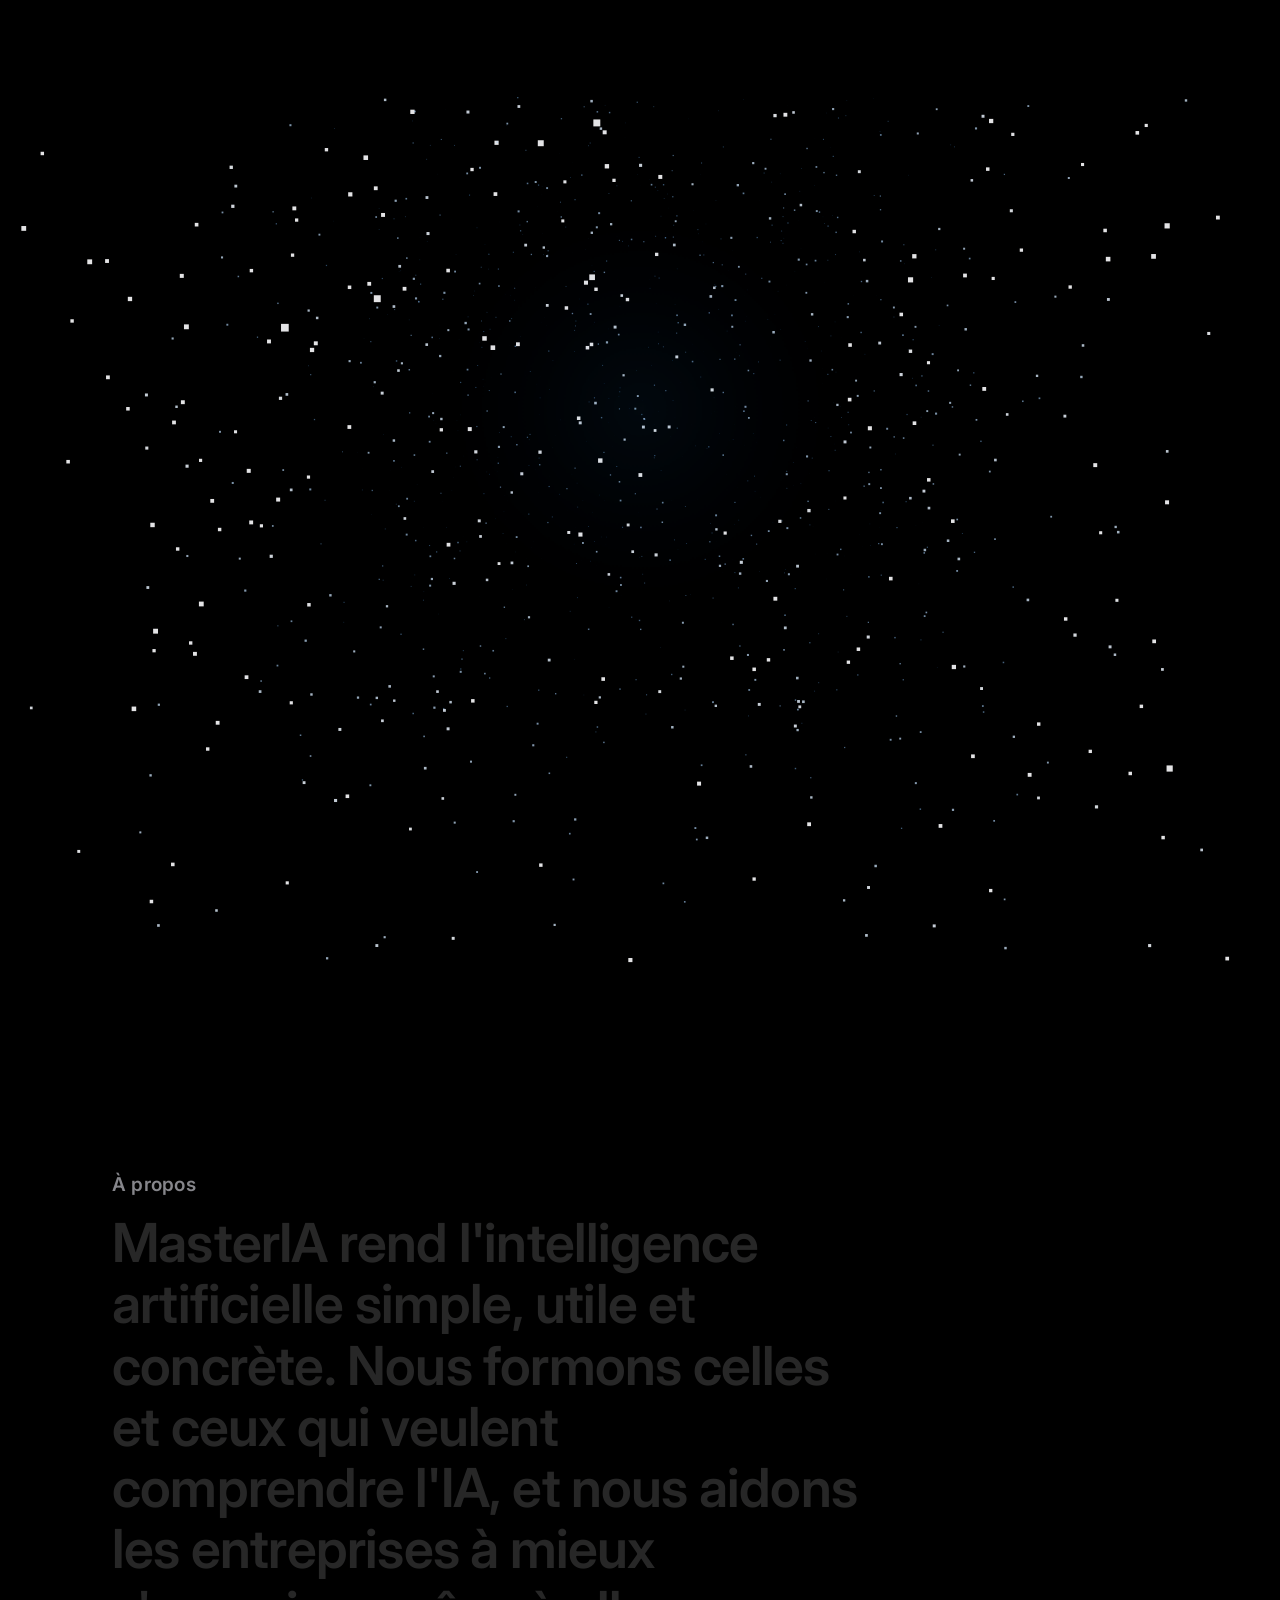
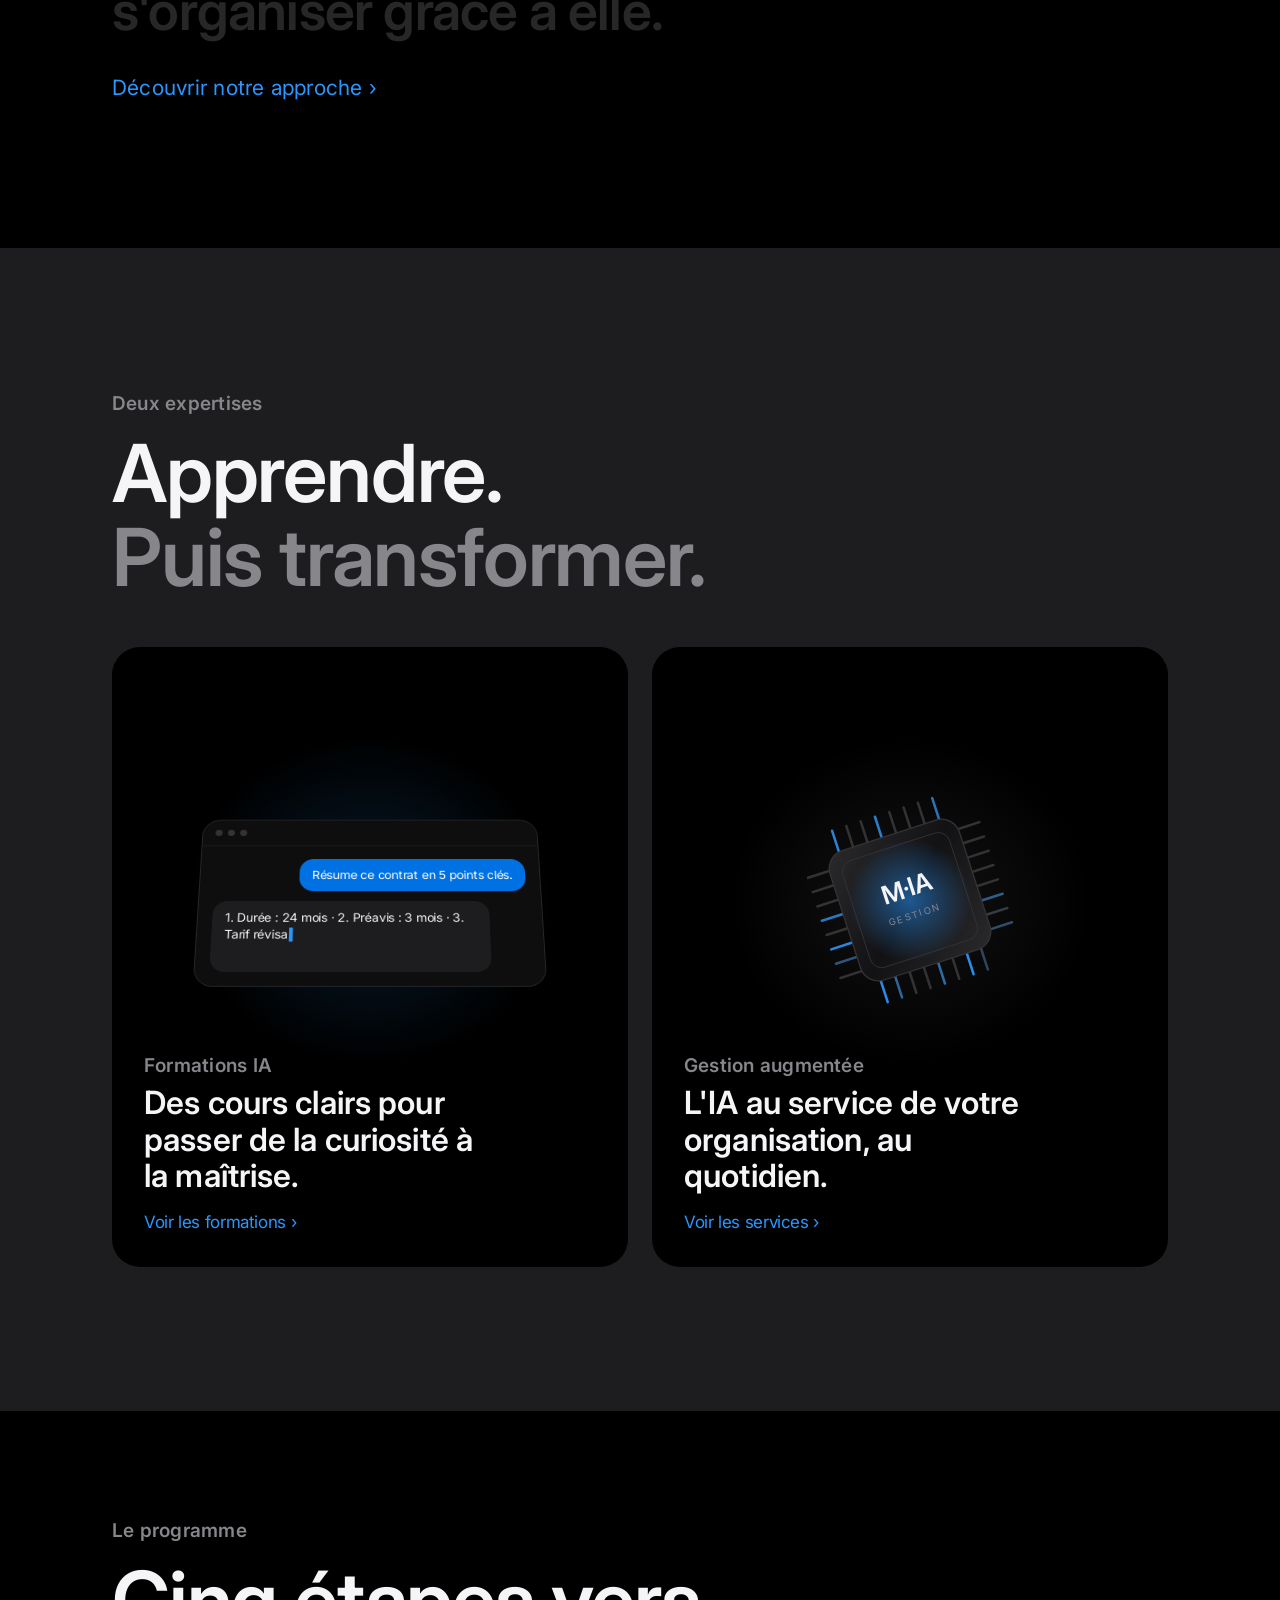
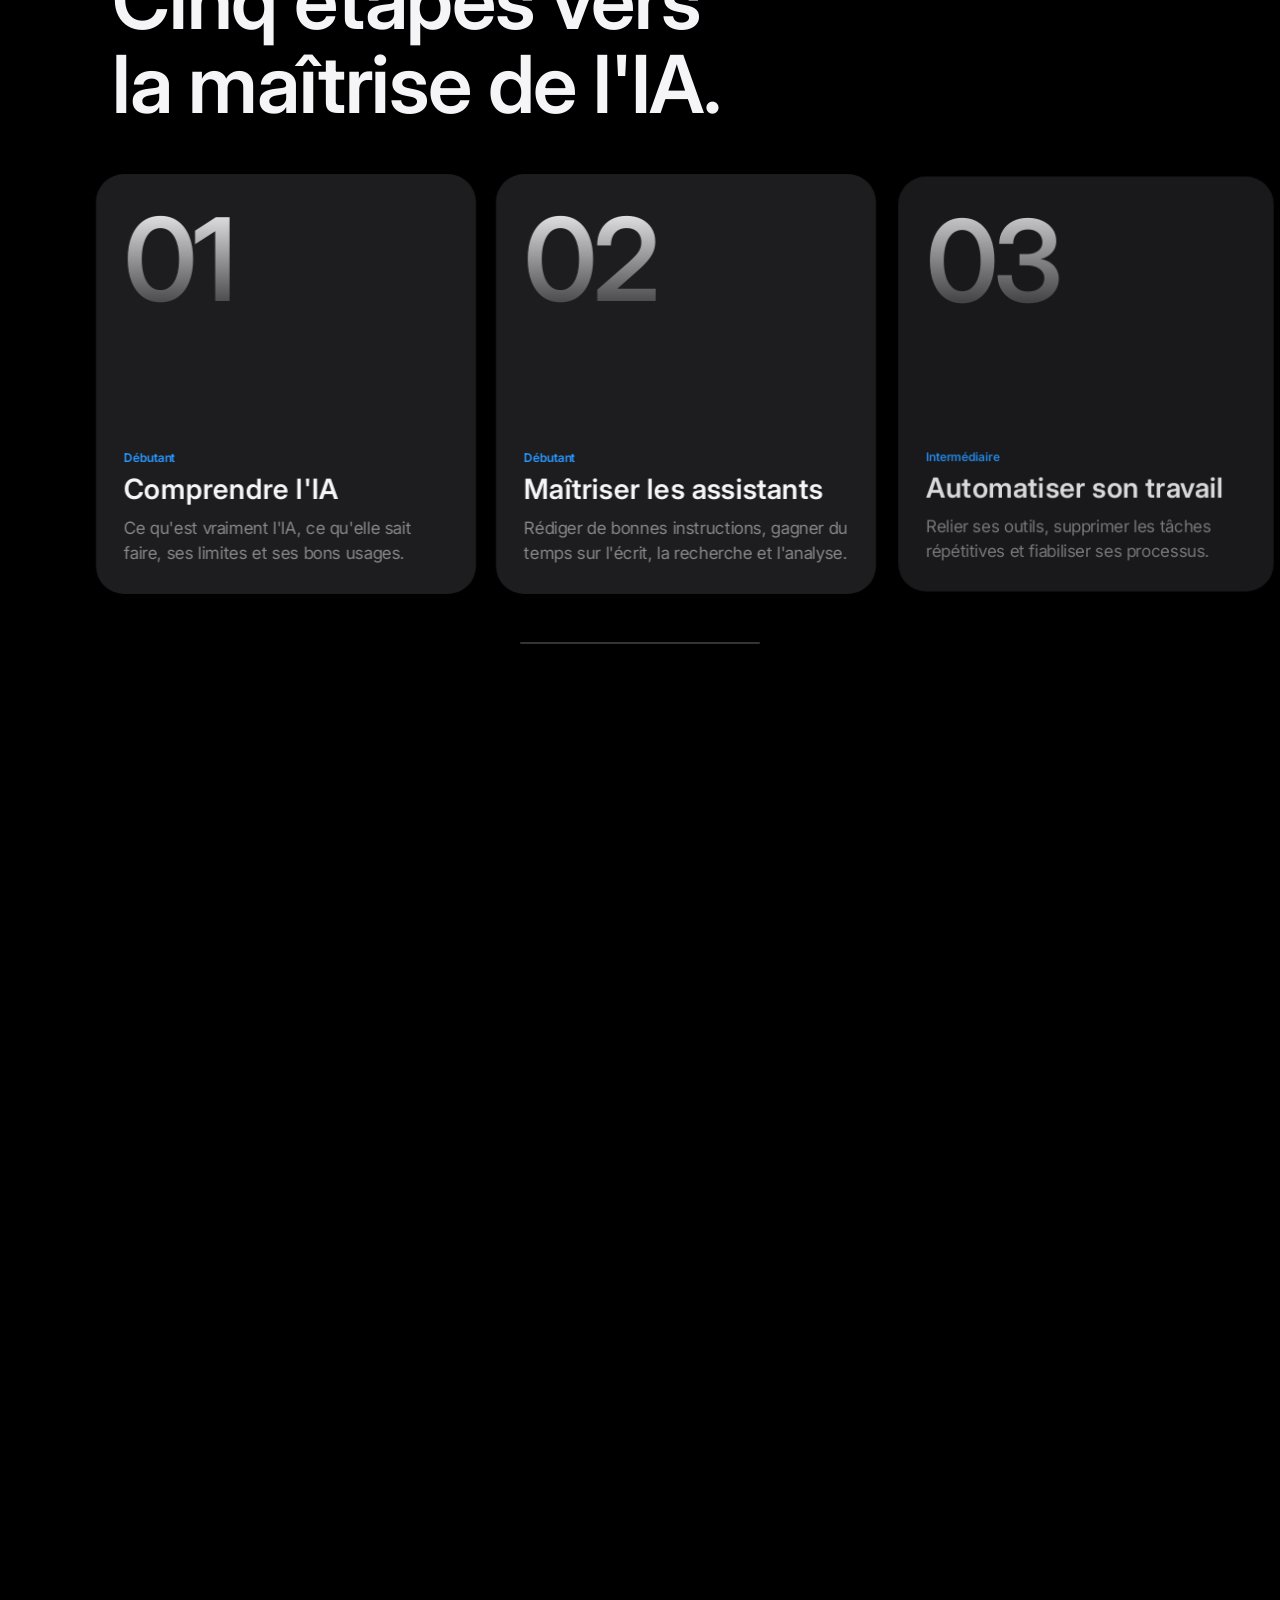
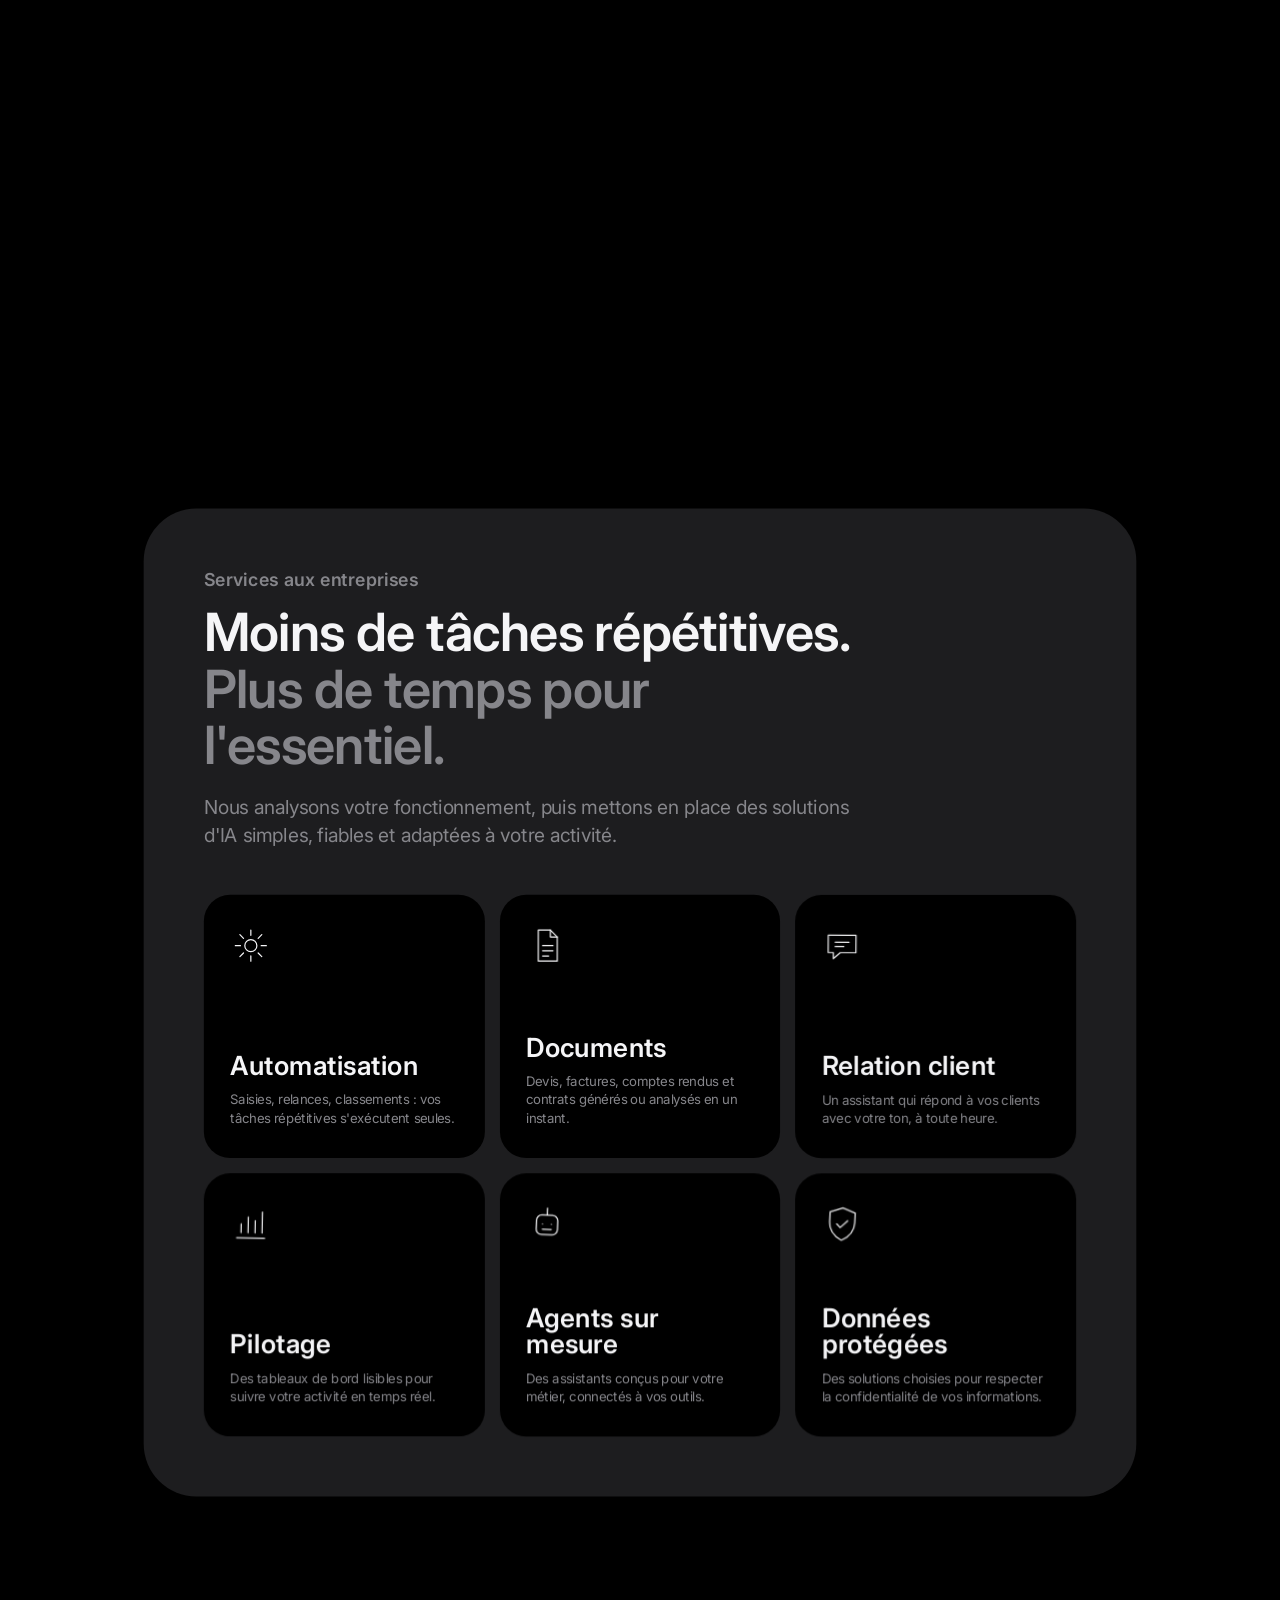
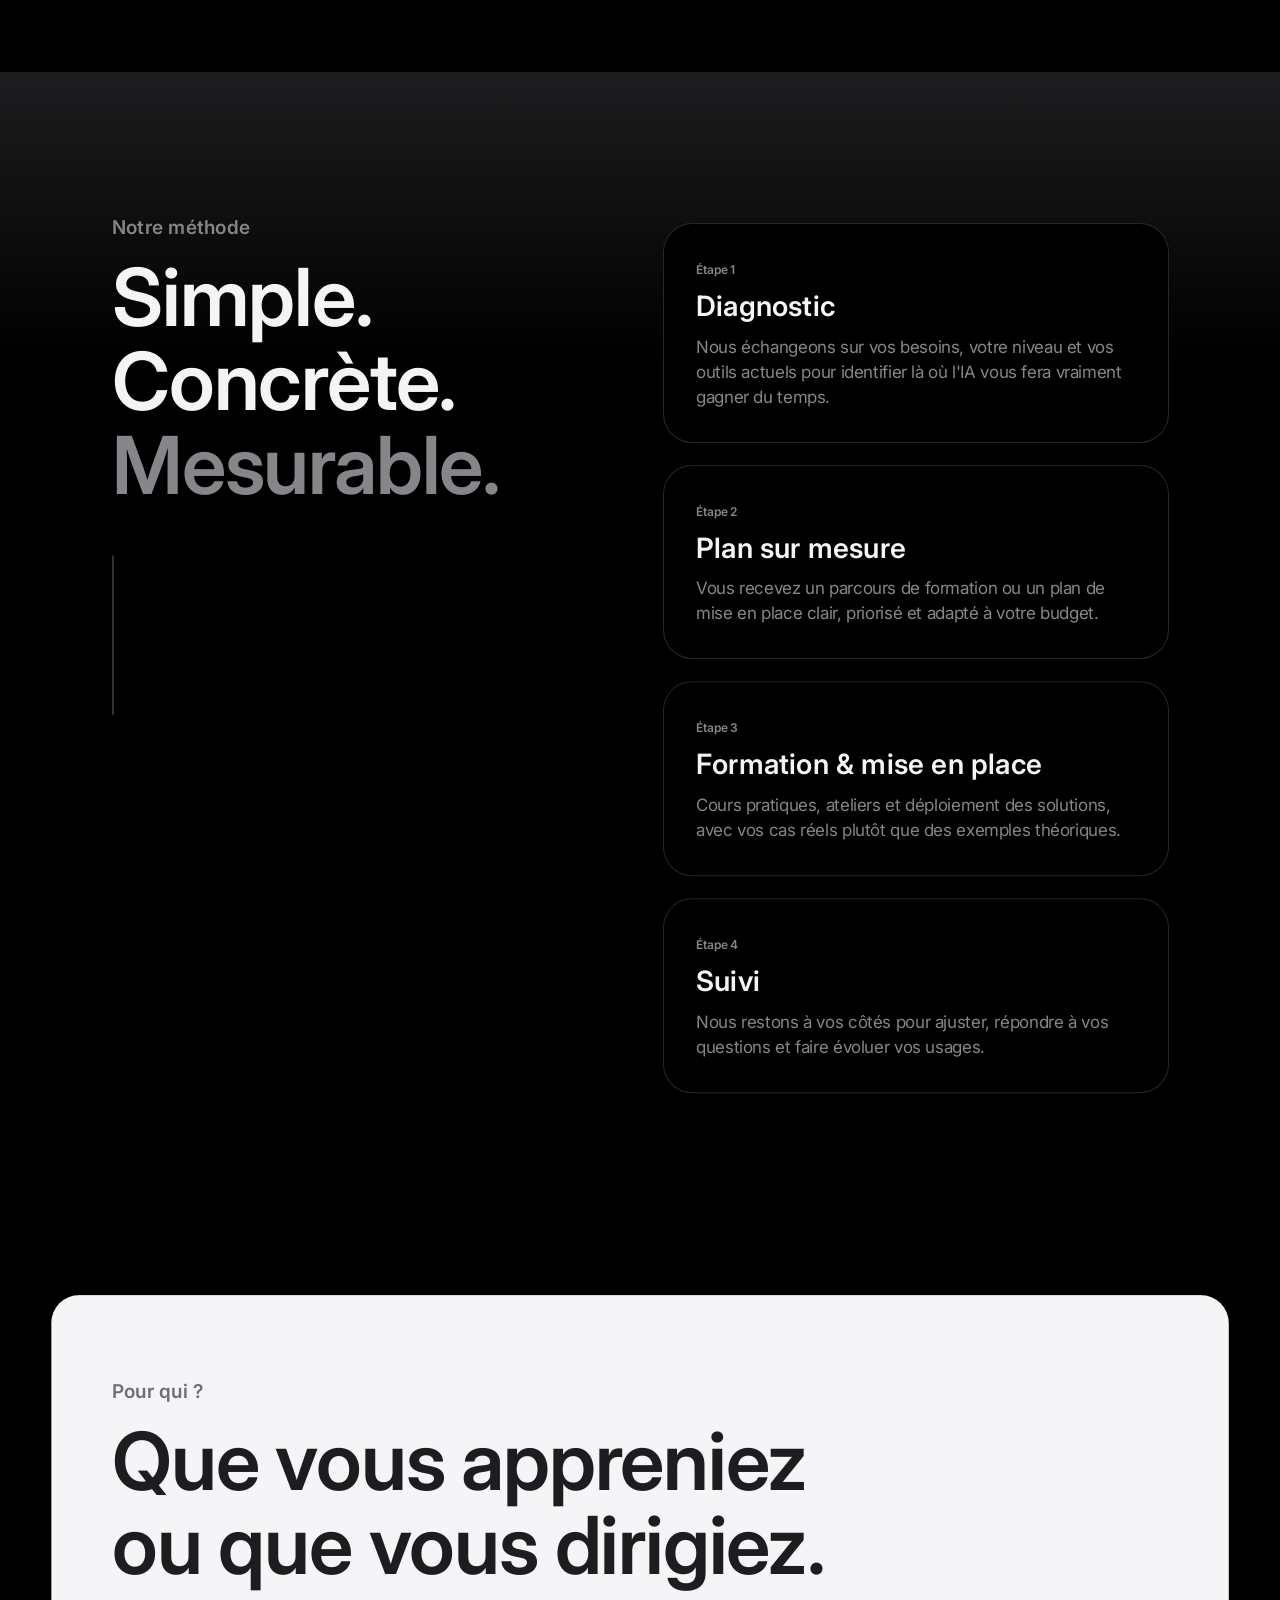
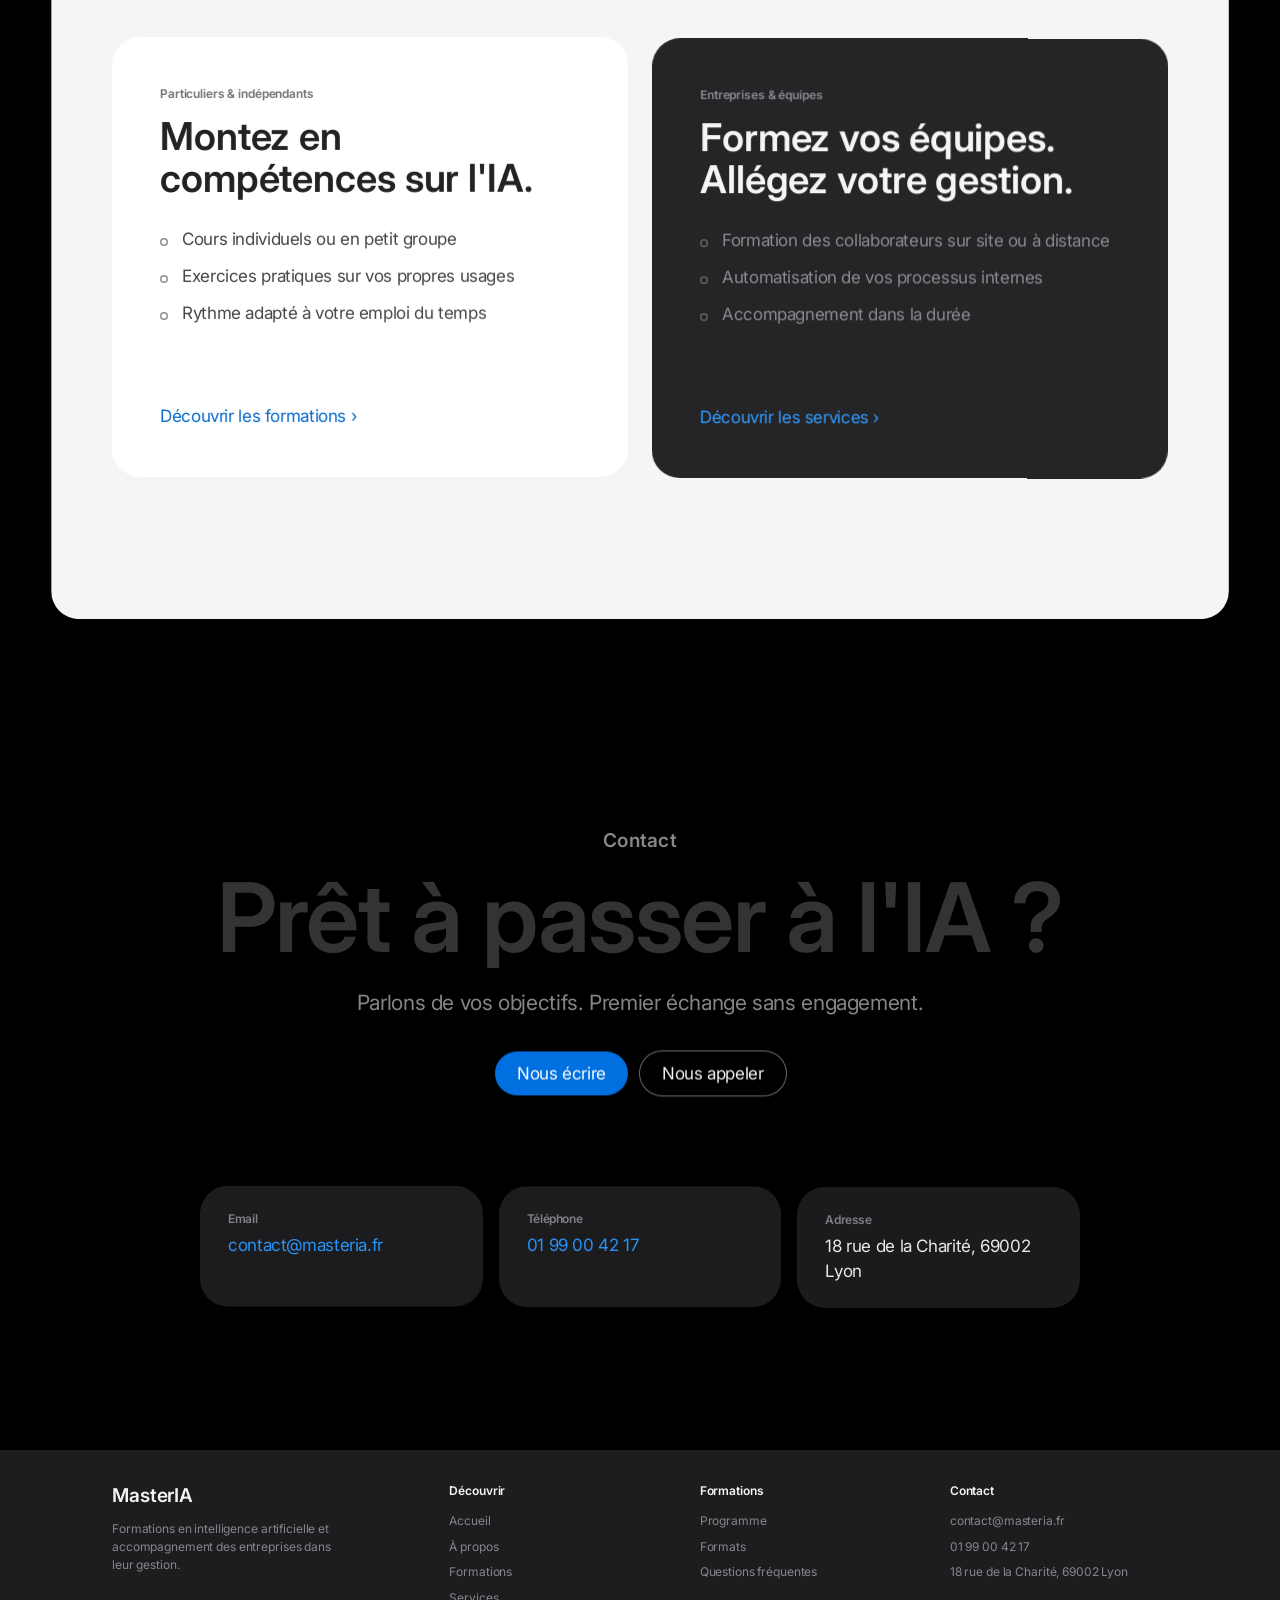
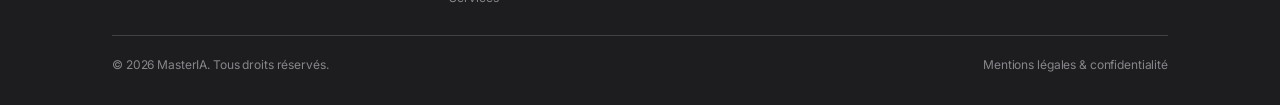
<file: index.html>
<!doctype html>
<html lang="fr">
<head>
  <meta charset="utf-8">
  <meta name="viewport" content="width=device-width, initial-scale=1, viewport-fit=cover">
  <title>MasterIA — Formations IA et gestion d'entreprise augmentée</title>
  <meta name="description" content="MasterIA forme aux outils d'intelligence artificielle et aide les entreprises à simplifier leur gestion grâce à l'IA.">
  <meta name="theme-color" content="#000000">
  <meta property="og:title" content="MasterIA — Formations IA et gestion d'entreprise augmentée">
  <meta property="og:description" content="MasterIA forme aux outils d'intelligence artificielle et aide les entreprises à simplifier leur gestion grâce à l'IA.">
  <meta property="og:type" content="website">
  <link rel="icon" href="data:image/svg+xml,%3Csvg xmlns='http://www.w3.org/2000/svg' viewBox='0 0 24 24'%3E%3Crect width='24' height='24' rx='6' fill='%23000'/%3E%3Ccircle cx='12' cy='12' r='7' fill='none' stroke='%23f5f5f7' stroke-width='1.6'/%3E%3Ccircle cx='12' cy='12' r='2.4' fill='%232997ff'/%3E%3C/svg%3E">
  <link rel="preconnect" href="https://fonts.googleapis.com">
  <link rel="preconnect" href="https://fonts.gstatic.com" crossorigin>
  <link href="https://fonts.googleapis.com/css2?family=Inter:wght@400;500;600&display=swap" rel="stylesheet">
  <link rel="stylesheet" href="css/style.css">
</head>
<body>

  <!-- Préchargeur -->
  <div class="loader" aria-hidden="true">
    <div class="loader__word"><span>M</span><span>a</span><span>s</span><span>t</span><span>e</span><span>r</span><span class="is-accent">I</span><span class="is-accent">A</span></div>
    <div class="loader__bar"><i></i></div>
  </div>

  <a class="skip" href="#contenu">Aller au contenu</a>

  <!-- Navigation globale -->
  <header class="gnav">
    <div class="gnav__inner">
      <a href="index.html" class="gnav__logo" aria-label="MasterIA, accueil">
        <svg viewBox="0 0 24 24" width="18" height="18" aria-hidden="true"><circle cx="12" cy="12" r="10" fill="none" stroke="currentColor" stroke-width="1.6"/><circle cx="12" cy="12" r="3.2" fill="currentColor"/></svg>
      </a>
      <nav class="gnav__links" aria-label="Navigation principale">
        <a href="index.html" aria-current="page">Accueil</a>
        <a href="apropos.html">À propos</a>
        <a href="formations.html">Formations</a>
        <a href="services.html">Services</a>
        <a href="contact.html">Contact</a>
      </nav>
      <button class="gnav__burger" aria-label="Ouvrir le menu" aria-expanded="false" aria-controls="menu-mobile"><span></span><span></span></button>
    </div>
    <nav class="gnav__mobile" id="menu-mobile" aria-label="Menu mobile">
        <a href="index.html" aria-current="page">Accueil</a>
        <a href="apropos.html">À propos</a>
        <a href="formations.html">Formations</a>
        <a href="services.html">Services</a>
        <a href="contact.html">Contact</a>
    </nav>
  </header>

  <!-- Bandeau d'annonce -->
  <div class="strip">
    <p><span class="new">Nouveau</span> Sessions de formation IA pour les équipes, en présentiel ou à distance. <a href="formations.html" class="link">Découvrir le programme&nbsp;›</a></p>
  </div>

  <!-- Navigation locale -->
  <div class="lnav-wrap">
    <div class="lnav">
      <a href="#top" class="lnav__name">MasterIA</a>
      <div class="lnav__right">
        <a href="#formations" class="lnav__link">Formations</a>
        <a href="#gestion" class="lnav__link">Gestion IA</a>
        <a href="#methode" class="lnav__link">Méthode</a>
        <a href="contact.html" class="pill pill--blue magnetic">Prendre rendez-vous</a>
      </div>
    </div>
  </div>

  <main id="top">
    <span id="contenu" tabindex="-1"></span>

    <!-- HERO -->
    <section class="hero" aria-label="Introduction">
      <div class="hero__stage">
        <canvas class="hero__canvas" data-shape="sphere" aria-hidden="true"></canvas>
        <div class="hero__halo" aria-hidden="true"></div>
      </div>
      <div class="hero__content">
        <p class="hero__label"><span class="mask"><span>MasterIA</span></span></p>
        <h1 class="hero__title">
          <span class="mask"><span>L'intelligence</span></span>
          <span class="mask"><span>artificielle, <em>maîtrisée.</em></span></span>
        </h1>
        <p class="hero__sub"><span class="mask"><span>Apprenez l'IA. Simplifiez votre entreprise.</span></span></p>
        <div class="hero__cta">
          <span class="capsule">Formations &amp; accompagnement sur mesure</span>
          <a href="#contact" class="pill pill--blue pill--lg magnetic">Prendre rendez-vous</a>
        </div>
      </div>
      <div class="hero__scroll" aria-hidden="true"><span>Défiler</span><i></i></div>
    </section>

    <!-- MANIFESTE -->
    <section class="manifesto" id="apropos" aria-label="À propos">
      <div class="container">
        <p class="eyebrow">À propos</p>
        <p class="manifesto__text" data-split>
          MasterIA rend l'intelligence artificielle simple, utile et concrète. Nous formons celles et ceux qui veulent comprendre l'IA, et nous aidons les entreprises à mieux s'organiser grâce à elle.
        </p>
        <a href="apropos.html" class="link link--lg">Découvrir notre approche ›</a>
      </div>
    </section>

    <!-- DEUX PILIERS -->
    <section class="pillars band-carbon" aria-label="Nos deux expertises">
      <div class="container">
        <header class="section-head reveal">
          <p class="eyebrow">Deux expertises</p>
          <h2 class="h-display">Apprendre.<br><span class="muted">Puis transformer.</span></h2>
        </header>

        <div class="pillars__grid">
          <article class="frame frame--learn reveal-frame">
            <div class="frame__visual parallax" data-speed="-0.12" aria-hidden="true">
              <div class="screen">
                <div class="screen__bar"><i></i><i></i><i></i></div>
                <div class="screen__body">
                  <div class="screen__msg screen__msg--user">Résume ce contrat en 5 points clés.</div>
                  <div class="screen__msg screen__msg--ai">
                    <span class="typing" data-text="1. Durée : 24 mois  ·  2. Préavis : 3 mois  ·  3. Tarif révisable chaque année  ·  4. Clause de confidentialité  ·  5. Résiliation possible sous conditions."></span>
                  </div>
                </div>
              </div>
            </div>
            <div class="frame__copy">
              <p class="product-label">Formations IA</p>
              <h3 class="h-frame">Des cours clairs pour passer de la curiosité à la maîtrise.</h3>
              <a href="formations.html" class="link">Voir les formations ›</a>
            </div>
          </article>

          <article class="frame frame--manage reveal-frame">
            <div class="frame__visual parallax" data-speed="-0.12" aria-hidden="true">
              <svg class="chip" viewBox="0 0 300 300">
                <defs>
                  <linearGradient id="chipFace" x1="0" y1="0" x2="1" y2="1">
                    <stop offset="0" stop-color="#2a2a2d"/><stop offset=".5" stop-color="#121214"/><stop offset="1" stop-color="#2a2a2d"/>
                  </linearGradient>
                  <radialGradient id="chipCore" cx=".5" cy=".5" r=".5">
                    <stop offset="0" stop-color="#2997ff" stop-opacity=".55"/><stop offset="1" stop-color="#2997ff" stop-opacity="0"/>
                  </radialGradient>
                </defs>
                <g class="chip__pins" stroke="#6e6e73" stroke-width="3" stroke-linecap="round"></g>
                <rect x="70" y="70" width="160" height="160" rx="22" fill="url(#chipFace)" stroke="#333336" stroke-width="1.5"/>
                <rect x="84" y="84" width="132" height="132" rx="14" fill="none" stroke="#333336"/>
                <circle class="chip__glow" cx="150" cy="150" r="70" fill="url(#chipCore)"/>
                <text x="150" y="146" text-anchor="middle" fill="#f5f5f7" font-family="Inter, sans-serif" font-weight="600" font-size="30" letter-spacing="-.5">M·IA</text>
                <text x="150" y="172" text-anchor="middle" fill="#86868b" font-family="Inter, sans-serif" font-size="11" letter-spacing="2">GESTION</text>
              </svg>
            </div>
            <div class="frame__copy">
              <p class="product-label">Gestion augmentée</p>
              <h3 class="h-frame">L'IA au service de votre organisation, au quotidien.</h3>
              <a href="services.html" class="link">Voir les services ›</a>
            </div>
          </article>
        </div>
      </div>
    </section>

    <!-- PROGRAMME : défilement horizontal -->
    <section class="program" id="formations" aria-label="Programme de formation">
      <div class="program__pin">
        <header class="program__head container">
          <p class="eyebrow">Le programme</p>
          <h2 class="h-display">Cinq étapes vers<br>la maîtrise de l'IA.</h2>
        </header>
        <div class="program__track">
          <article class="course">
            <span class="course__num">01</span>
            <div>
              <p class="course__level">Débutant</p>
              <h3 class="course__title">Comprendre l'IA</h3>
              <p class="course__text">Ce qu'est vraiment l'IA, ce qu'elle sait faire, ses limites et ses bons usages.</p>
            </div>
          </article>
          <article class="course">
            <span class="course__num">02</span>
            <div>
              <p class="course__level">Débutant</p>
              <h3 class="course__title">Maîtriser les assistants</h3>
              <p class="course__text">Rédiger de bonnes instructions, gagner du temps sur l'écrit, la recherche et l'analyse.</p>
            </div>
          </article>
          <article class="course">
            <span class="course__num">03</span>
            <div>
              <p class="course__level">Intermédiaire</p>
              <h3 class="course__title">Automatiser son travail</h3>
              <p class="course__text">Relier ses outils, supprimer les tâches répétitives et fiabiliser ses processus.</p>
            </div>
          </article>
          <article class="course">
            <span class="course__num">04</span>
            <div>
              <p class="course__level">Avancé</p>
              <h3 class="course__title">Créer ses agents IA</h3>
              <p class="course__text">Concevoir des assistants spécialisés adaptés à votre métier et à vos données.</p>
            </div>
          </article>
          <article class="course">
            <span class="course__num">05</span>
            <div>
              <p class="course__level">Avancé</p>
              <h3 class="course__title">Piloter par la donnée</h3>
              <p class="course__text">Transformer vos chiffres en tableaux de bord et en décisions éclairées.</p>
            </div>
          </article>
          <article class="course course--cta">
            <p class="product-label">Particuliers, indépendants, équipes</p>
            <h3 class="course__title">Un parcours adapté à votre niveau.</h3>
            <a href="formations.html" class="pill pill--blue magnetic">Voir le détail des formations</a>
          </article>
        </div>
        <div class="program__progress" aria-hidden="true"><i></i></div>
      </div>
    </section>

    <!-- GESTION : panneau + tuiles -->
    <section class="manage" id="gestion" aria-label="Services de gestion">
      <div class="container">
        <div class="panel">
          <header class="panel__head reveal">
            <p class="eyebrow">Services aux entreprises</p>
            <h2 class="h-panel">Moins de tâches répétitives.<br><span class="muted">Plus de temps pour l'essentiel.</span></h2>
            <p class="panel__lead">Nous analysons votre fonctionnement, puis mettons en place des solutions d'IA simples, fiables et adaptées à votre activité.</p>
          </header>

          <div class="tiles">
            <article class="tile">
              <svg class="tile__icon" viewBox="0 0 48 48" aria-hidden="true"><path d="M24 6v6M24 36v6M6 24h6M36 24h6M11.3 11.3l4.2 4.2M32.5 32.5l4.2 4.2M11.3 36.7l4.2-4.2M32.5 15.5l4.2-4.2"/><circle cx="24" cy="24" r="7"/></svg>
              <h3 class="tile__stat">Automatisation</h3>
              <p class="tile__text">Saisies, relances, classements : vos tâches répétitives s'exécutent seules.</p>
            </article>
            <article class="tile">
              <svg class="tile__icon" viewBox="0 0 48 48" aria-hidden="true"><path d="M14 6h14l8 8v28H14z"/><path d="M28 6v8h8M19 24h12M19 30h12M19 36h7"/></svg>
              <h3 class="tile__stat">Documents</h3>
              <p class="tile__text">Devis, factures, comptes rendus et contrats générés ou analysés en un instant.</p>
            </article>
            <article class="tile">
              <svg class="tile__icon" viewBox="0 0 48 48" aria-hidden="true"><path d="M8 12h32v20H22l-8 7v-7H8z"/><path d="M16 20h16M16 25h10"/></svg>
              <h3 class="tile__stat">Relation client</h3>
              <p class="tile__text">Un assistant qui répond à vos clients avec votre ton, à toute heure.</p>
            </article>
            <article class="tile">
              <svg class="tile__icon" viewBox="0 0 48 48" aria-hidden="true"><path d="M8 40h32"/><path d="M13 34V24M21 34V16M29 34V20M37 34V10"/></svg>
              <h3 class="tile__stat">Pilotage</h3>
              <p class="tile__text">Des tableaux de bord lisibles pour suivre votre activité en temps réel.</p>
            </article>
            <article class="tile">
              <svg class="tile__icon" viewBox="0 0 48 48" aria-hidden="true"><rect x="12" y="14" width="24" height="22" rx="6"/><path d="M24 6v8M19 24h.01M29 24h.01M19 30h10"/></svg>
              <h3 class="tile__stat">Agents sur mesure</h3>
              <p class="tile__text">Des assistants conçus pour votre métier, connectés à vos outils.</p>
            </article>
            <article class="tile">
              <svg class="tile__icon" viewBox="0 0 48 48" aria-hidden="true"><path d="M24 6l14 5v11c0 9-6 16-14 20-8-4-14-11-14-20V11z"/><path d="M18 24l4 4 8-8"/></svg>
              <h3 class="tile__stat">Données protégées</h3>
              <p class="tile__text">Des solutions choisies pour respecter la confidentialité de vos informations.</p>
            </article>
          </div>
        </div>
      </div>
    </section>

    <!-- MÉTHODE -->
    <section class="method band-carbon" id="methode" aria-label="Notre méthode">
      <div class="container method__grid">
        <div class="method__sticky">
          <p class="eyebrow">Notre méthode</p>
          <h2 class="h-display">Simple.<br>Concrète.<br><span class="muted">Mesurable.</span></h2>
          <div class="method__line" aria-hidden="true"><i></i></div>
        </div>
        <ol class="method__steps">
          <li class="step">
            <span class="step__num">Étape 1</span>
            <h3 class="step__title">Diagnostic</h3>
            <p class="step__text">Nous échangeons sur vos besoins, votre niveau et vos outils actuels pour identifier là où l'IA vous fera vraiment gagner du temps.</p>
          </li>
          <li class="step">
            <span class="step__num">Étape 2</span>
            <h3 class="step__title">Plan sur mesure</h3>
            <p class="step__text">Vous recevez un parcours de formation ou un plan de mise en place clair, priorisé et adapté à votre budget.</p>
          </li>
          <li class="step">
            <span class="step__num">Étape 3</span>
            <h3 class="step__title">Formation &amp; mise en place</h3>
            <p class="step__text">Cours pratiques, ateliers et déploiement des solutions, avec vos cas réels plutôt que des exemples théoriques.</p>
          </li>
          <li class="step">
            <span class="step__num">Étape 4</span>
            <h3 class="step__title">Suivi</h3>
            <p class="step__text">Nous restons à vos côtés pour ajuster, répondre à vos questions et faire évoluer vos usages.</p>
          </li>
        </ol>
      </div>
    </section>

    <!-- POUR QUI : surface claire -->
    <section class="audience" aria-label="Pour qui">
      <div class="container">
        <header class="section-head section-head--dark reveal">
          <p class="eyebrow eyebrow--dark">Pour qui ?</p>
          <h2 class="h-display">Que vous appreniez<br>ou que vous dirigiez.</h2>
        </header>
        <div class="audience__grid">
          <article class="pale-card reveal-card">
            <p class="pale-card__label">Particuliers &amp; indépendants</p>
            <h3 class="pale-card__title">Montez en compétences sur l'IA.</h3>
            <ul class="pale-card__list">
              <li>Cours individuels ou en petit groupe</li>
              <li>Exercices pratiques sur vos propres usages</li>
              <li>Rythme adapté à votre emploi du temps</li>
            </ul>
            <a href="formations.html" class="link link--cobalt">Découvrir les formations ›</a>
          </article>
          <article class="pale-card pale-card--dark reveal-card">
            <p class="pale-card__label">Entreprises &amp; équipes</p>
            <h3 class="pale-card__title">Formez vos équipes. Allégez votre gestion.</h3>
            <ul class="pale-card__list">
              <li>Formation des collaborateurs sur site ou à distance</li>
              <li>Automatisation de vos processus internes</li>
              <li>Accompagnement dans la durée</li>
            </ul>
            <a href="services.html" class="link">Découvrir les services ›</a>
          </article>
        </div>
      </div>
    </section>

    <!-- CTA / CONTACT -->
    <section class="cta" id="contact" aria-label="Contact">
      <div class="cta__glow" aria-hidden="true"></div>
      <div class="container cta__inner">
        <p class="eyebrow">Contact</p>
        <h2 class="cta__title" data-fill>Prêt à passer à l'IA&nbsp;?</h2>
        <p class="cta__sub">Parlons de vos objectifs. Premier échange sans engagement.</p>
        <div class="cta__actions">
          <a href="mailto:contact@masteria.fr" class="pill pill--blue pill--lg magnetic">Nous écrire</a>
          <a href="tel:+33199004217" class="pill pill--outline pill--lg magnetic">Nous appeler</a>
        </div>
        <dl class="contact-grid">
          <div><dt>Email</dt><dd><a href="mailto:contact@masteria.fr" class="link">contact@masteria.fr</a></dd></div>
          <div><dt>Téléphone</dt><dd><a href="tel:+33199004217" class="link">01 99 00 42 17</a></dd></div>
          <div><dt>Adresse</dt><dd>18 rue de la Charité, 69002 Lyon</dd></div>
        </dl>
      </div>
    </section>
  </main>

  <footer class="footer">
    <div class="container">
      <div class="footer__cols">
        <div>
          <a href="index.html" class="footer__brand">MasterIA</a>
          <p class="footer__about">Formations en intelligence artificielle et accompagnement des entreprises dans leur gestion.</p>
        </div>
        <div>
          <h3>Découvrir</h3>
          <ul>
            <li><a href="index.html">Accueil</a></li>
            <li><a href="apropos.html">À propos</a></li>
            <li><a href="formations.html">Formations</a></li>
            <li><a href="services.html">Services</a></li>
          </ul>
        </div>
        <div>
          <h3>Formations</h3>
          <ul>
            <li><a href="formations.html#programme">Programme</a></li>
            <li><a href="formations.html#formats">Formats</a></li>
            <li><a href="formations.html#faq">Questions fréquentes</a></li>
          </ul>
        </div>
        <div>
          <h3>Contact</h3>
          <ul>
            <li><a href="mailto:contact@masteria.fr">contact@masteria.fr</a></li>
            <li><a href="tel:+33199004217">01 99 00 42 17</a></li>
            <li>18 rue de la Charité, 69002 Lyon</li>
          </ul>
        </div>
      </div>
      <div class="footer__bottom">
        <p>© <span data-year>2026</span> MasterIA. Tous droits réservés.</p>
        <a href="mentions-legales.html">Mentions légales &amp; confidentialité</a>
      </div>
    </div>
  </footer>

  <script src="js/vendor/gsap.min.js"></script>
  <script src="js/vendor/ScrollTrigger.min.js"></script>
  <script src="js/main.js"></script>
</body>
</html>
</file>
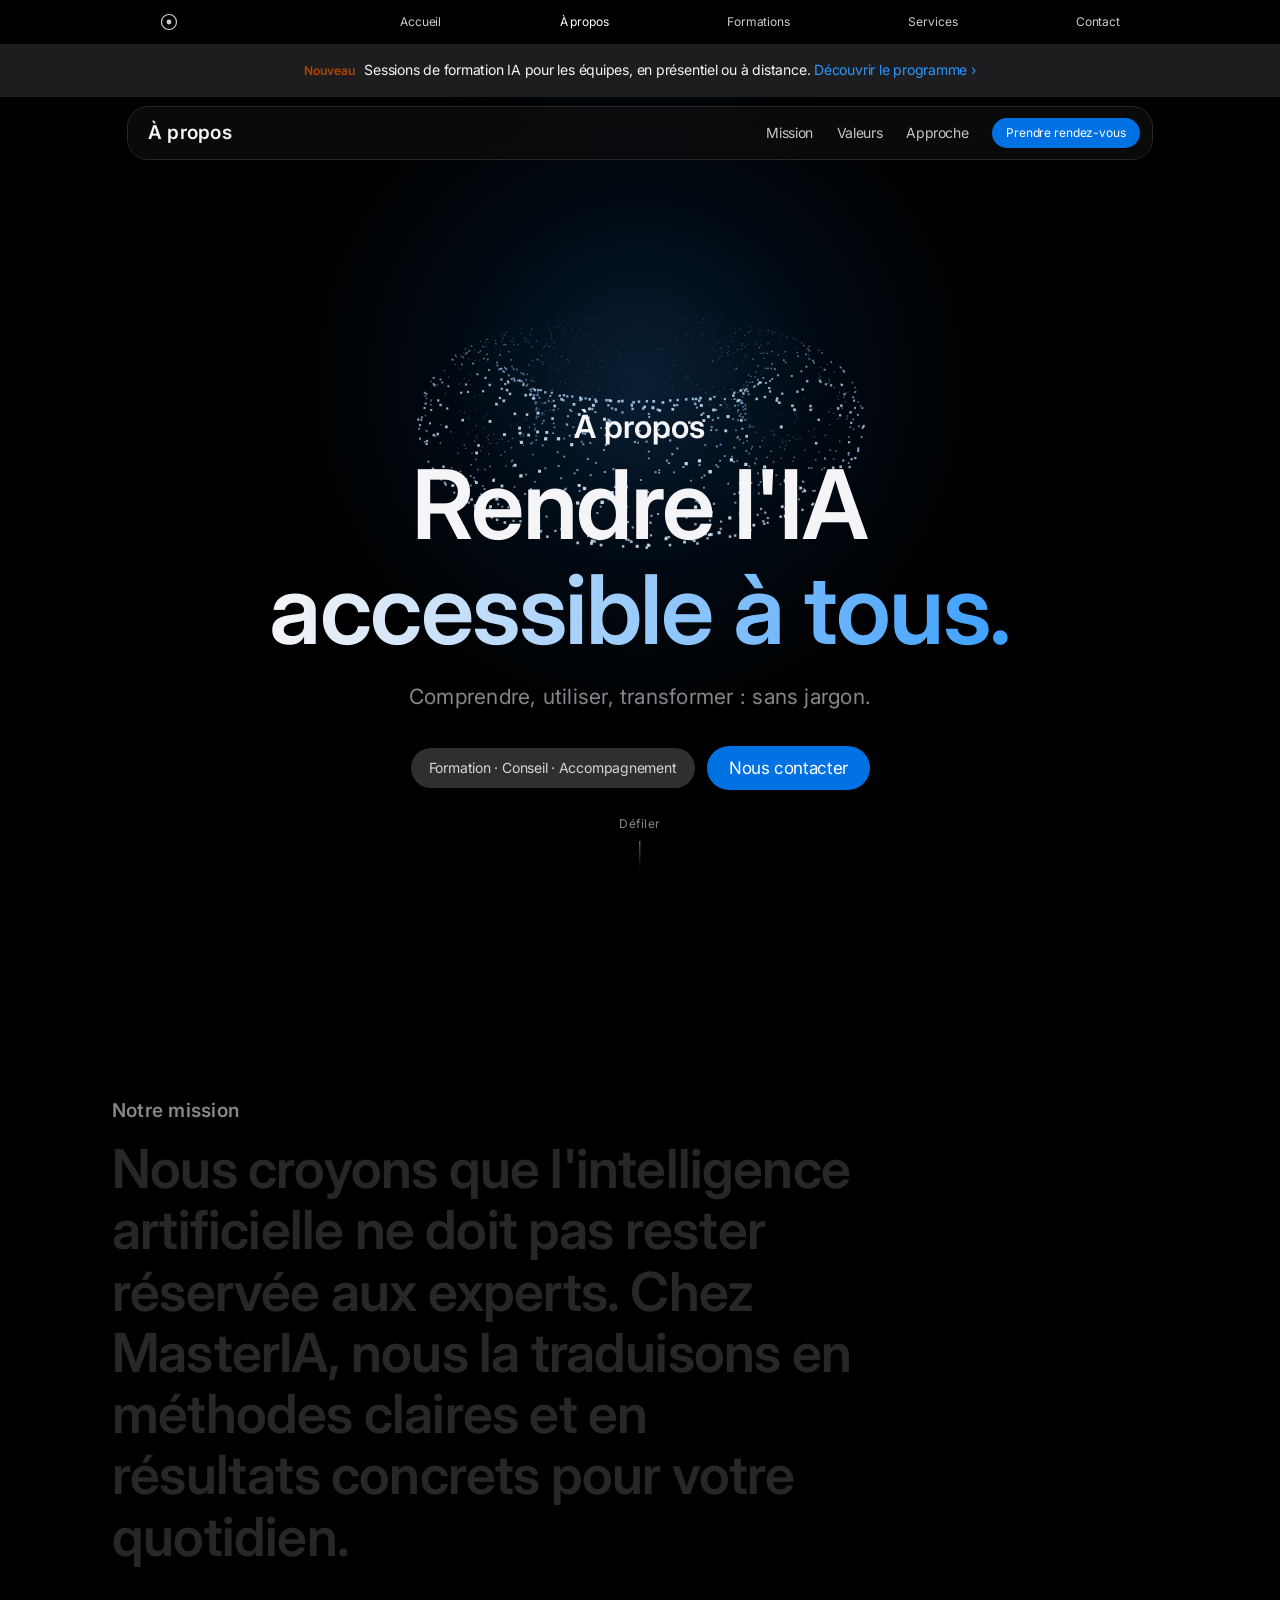
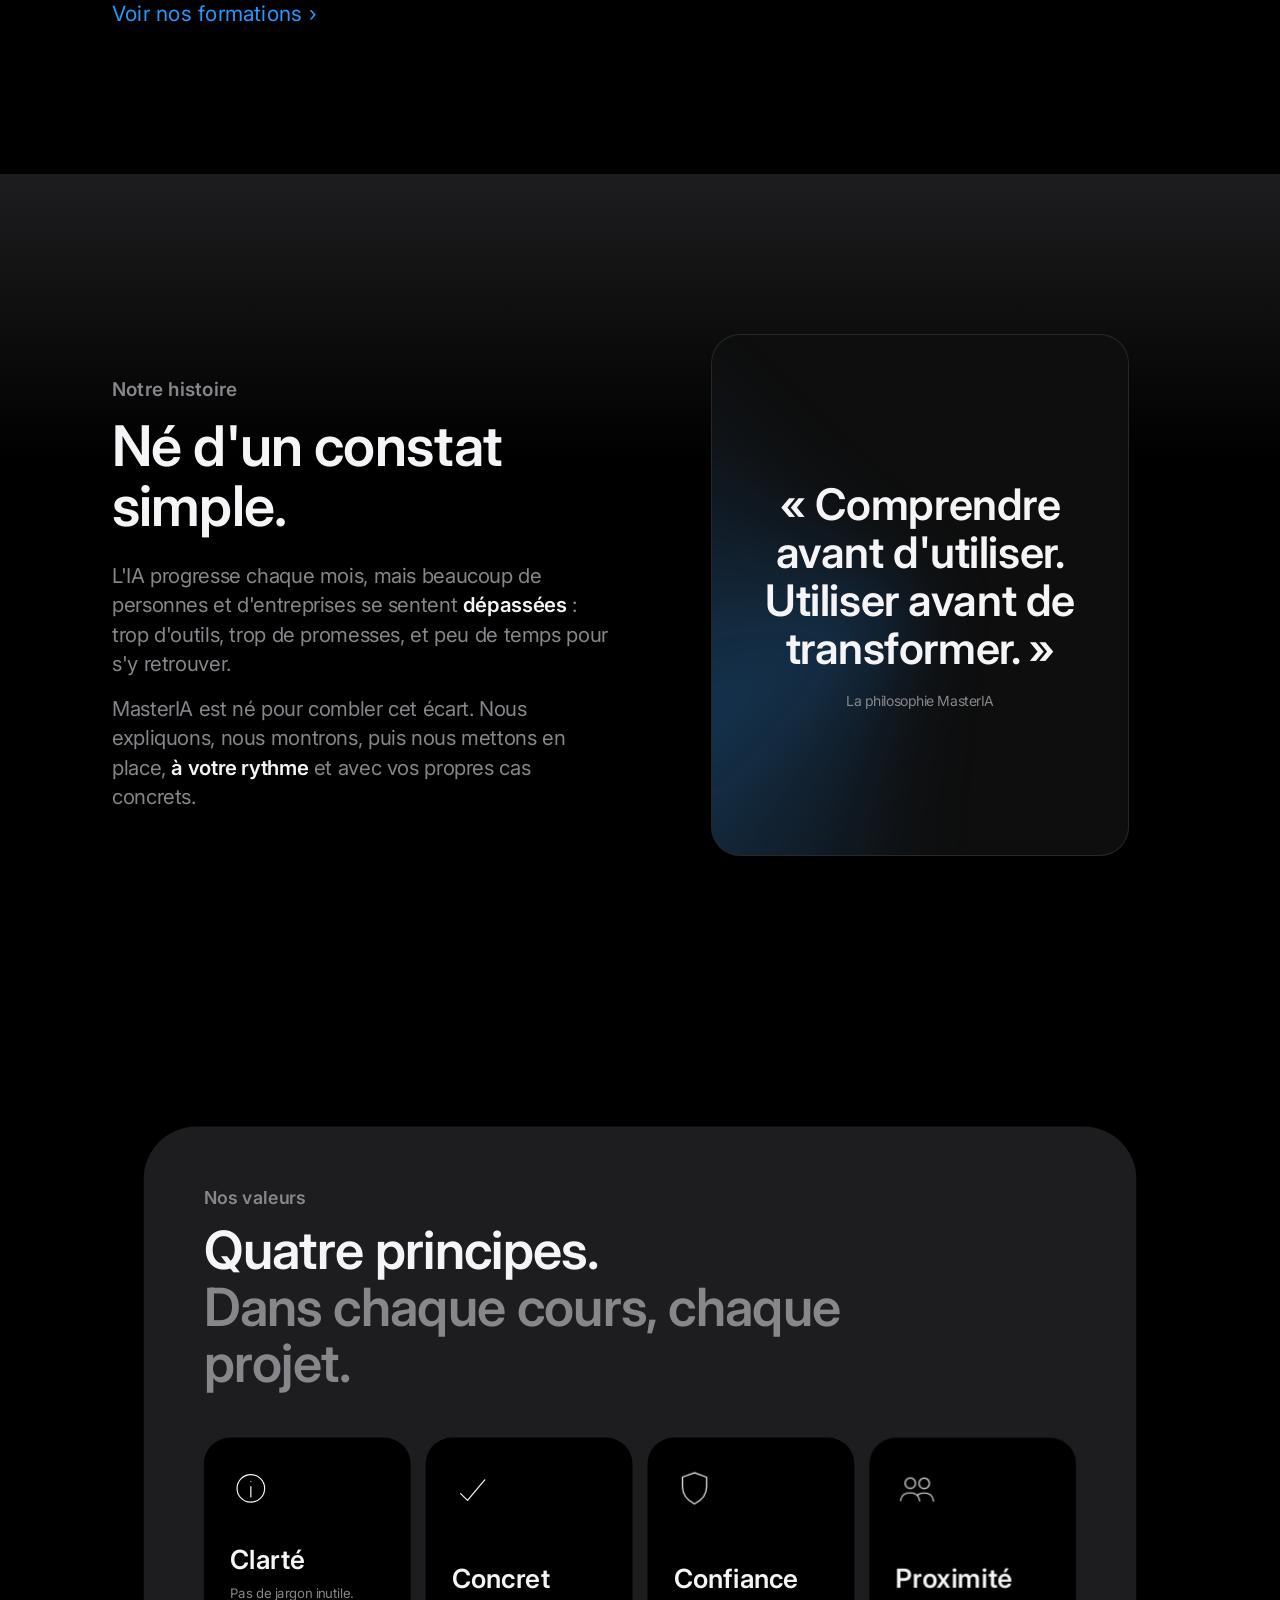
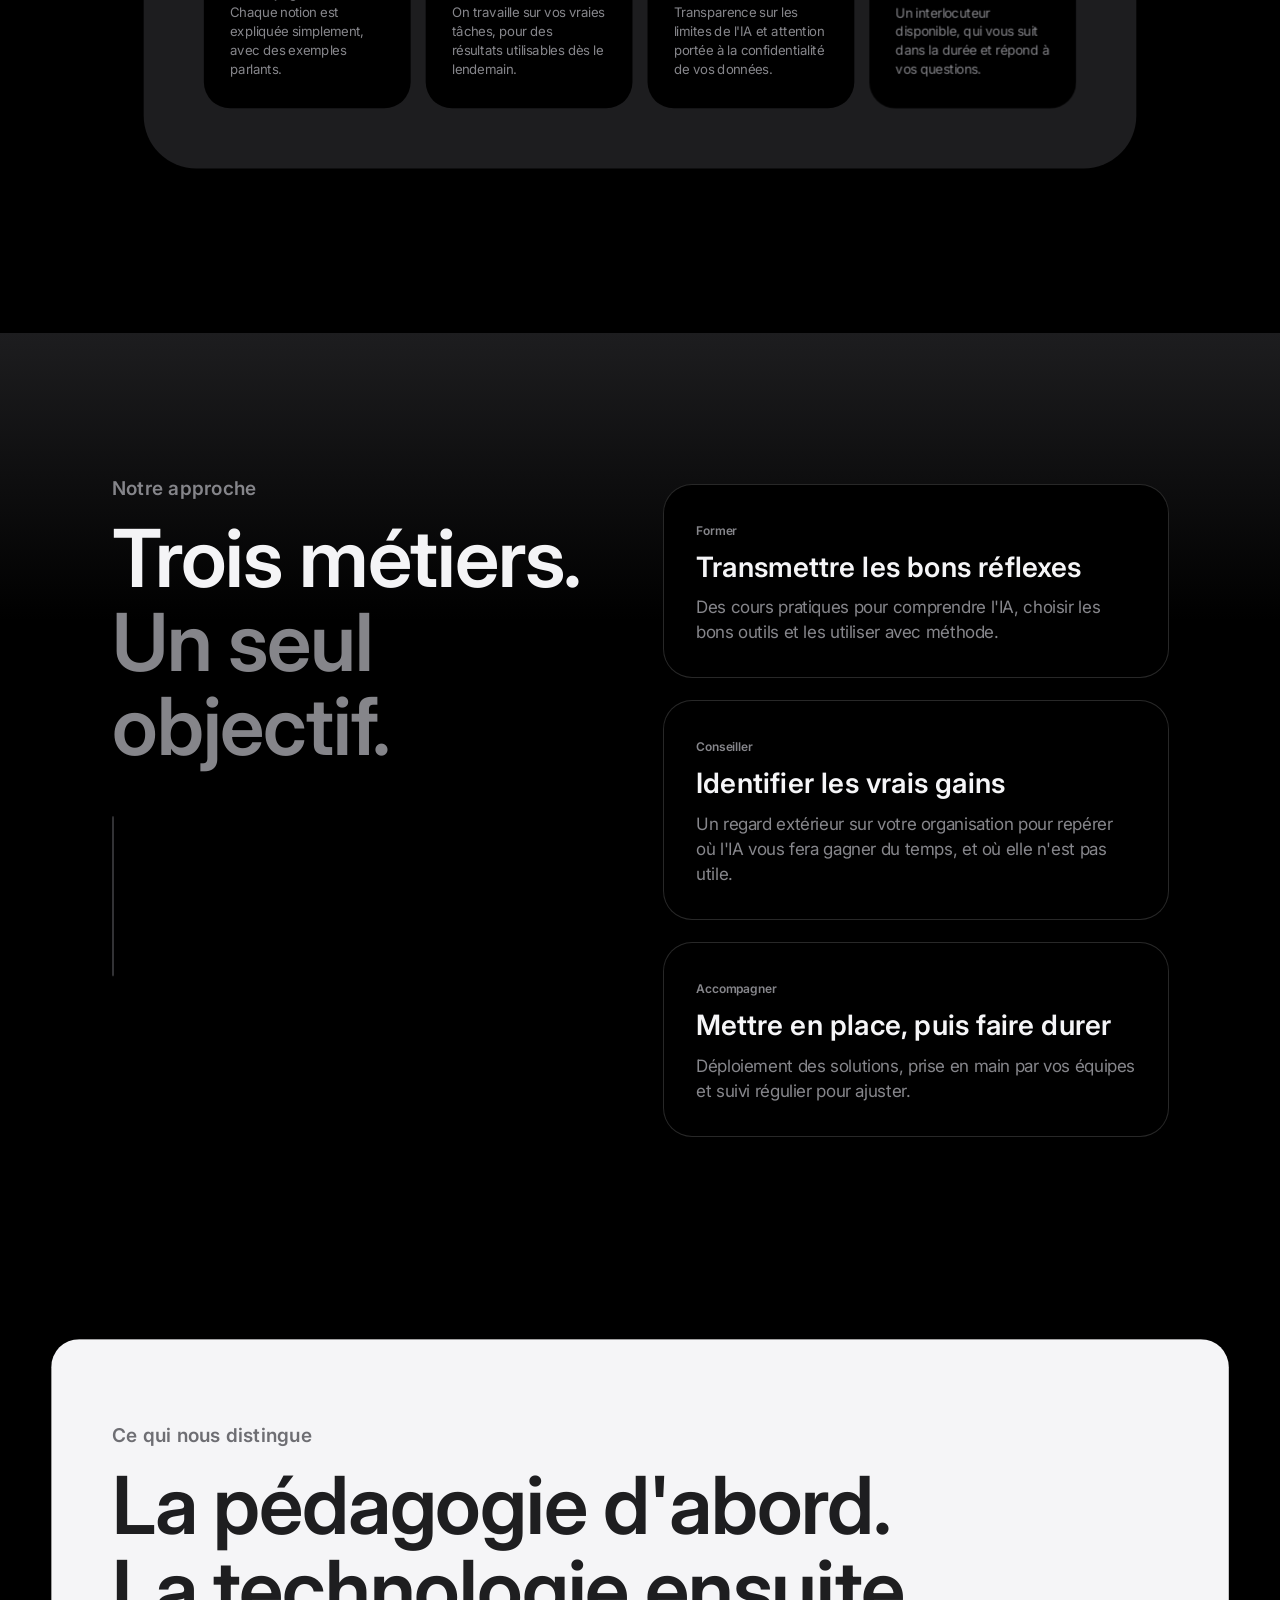
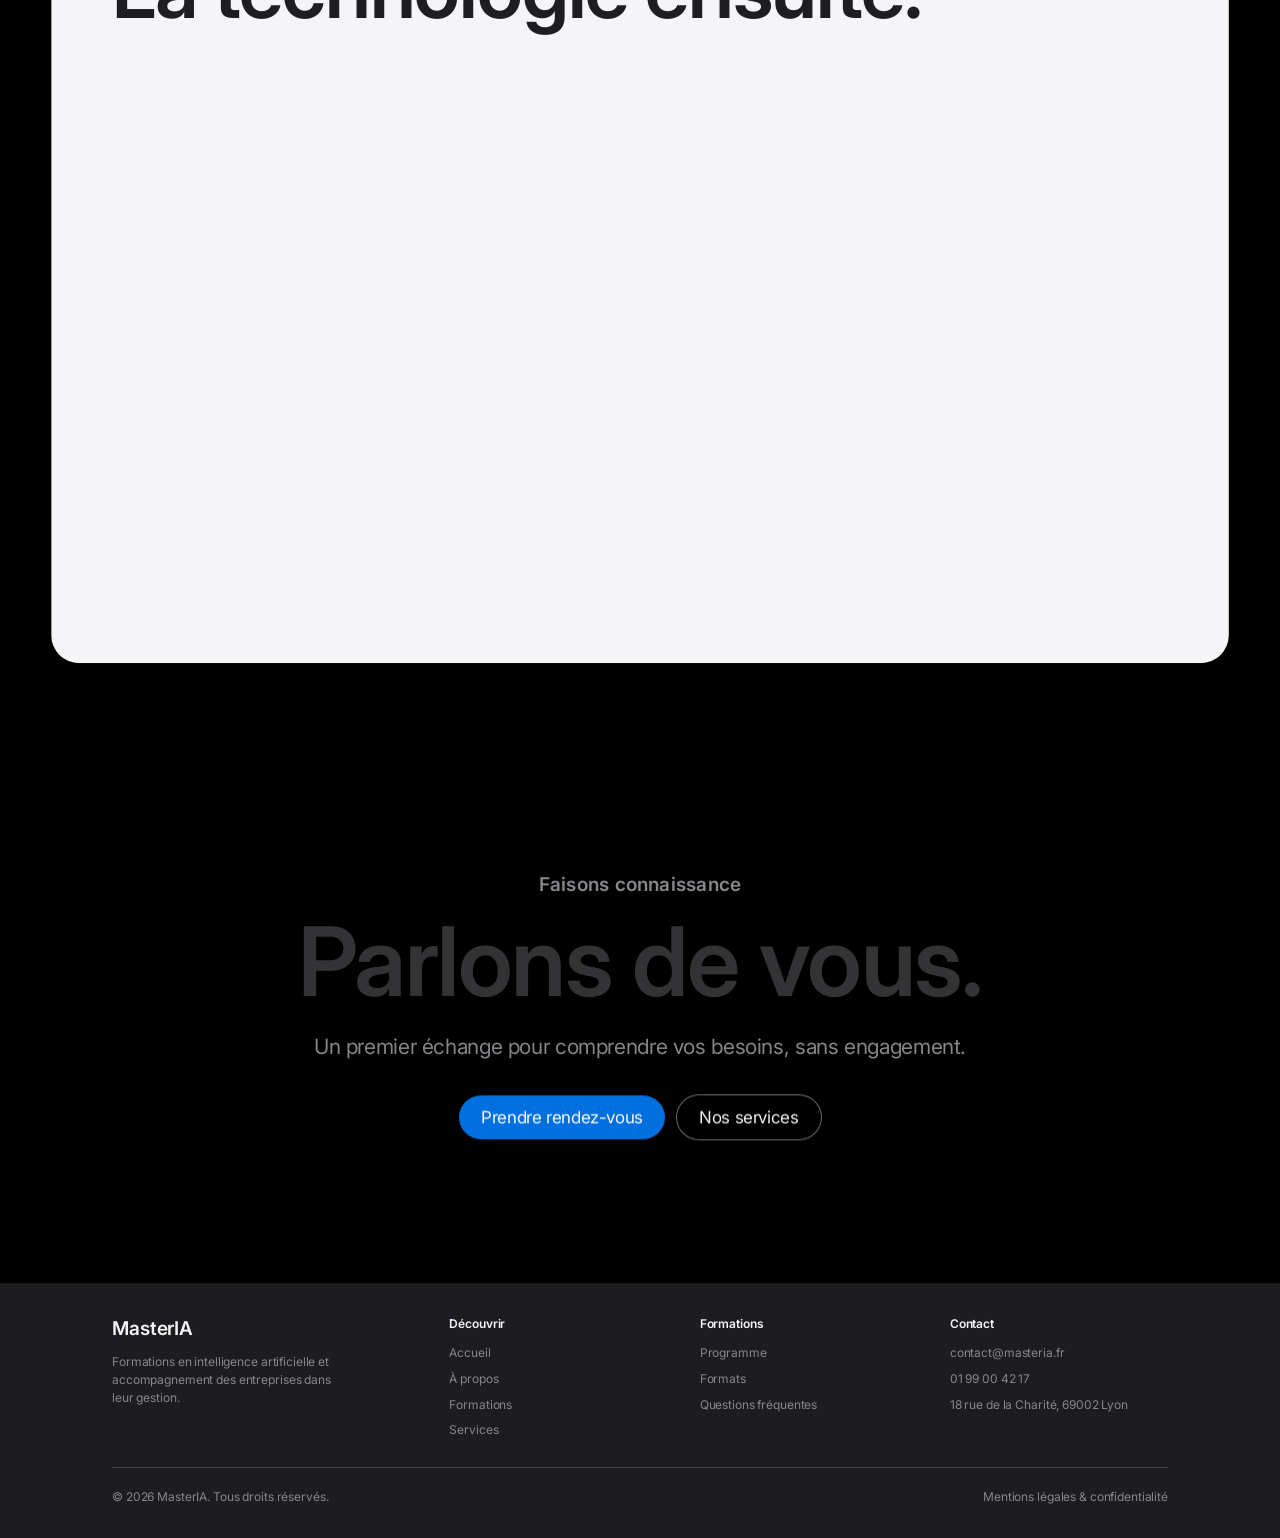
<file: apropos.html>
<!doctype html>
<html lang="fr">
<head>
  <meta charset="utf-8">
  <meta name="viewport" content="width=device-width, initial-scale=1, viewport-fit=cover">
  <title>À propos — MasterIA</title>
  <meta name="description" content="Découvrez MasterIA : notre mission, nos valeurs et notre façon de rendre l'intelligence artificielle accessible.">
  <meta name="theme-color" content="#000000">
  <meta property="og:title" content="À propos — MasterIA">
  <meta property="og:description" content="Découvrez MasterIA : notre mission, nos valeurs et notre façon de rendre l'intelligence artificielle accessible.">
  <meta property="og:type" content="website">
  <link rel="icon" href="data:image/svg+xml,%3Csvg xmlns='http://www.w3.org/2000/svg' viewBox='0 0 24 24'%3E%3Crect width='24' height='24' rx='6' fill='%23000'/%3E%3Ccircle cx='12' cy='12' r='7' fill='none' stroke='%23f5f5f7' stroke-width='1.6'/%3E%3Ccircle cx='12' cy='12' r='2.4' fill='%232997ff'/%3E%3C/svg%3E">
  <link rel="preconnect" href="https://fonts.googleapis.com">
  <link rel="preconnect" href="https://fonts.gstatic.com" crossorigin>
  <link href="https://fonts.googleapis.com/css2?family=Inter:wght@400;500;600&display=swap" rel="stylesheet">
  <link rel="stylesheet" href="css/style.css">
</head>
<body>

  <a class="skip" href="#contenu">Aller au contenu</a>

  <!-- Navigation globale -->
  <header class="gnav">
    <div class="gnav__inner">
      <a href="index.html" class="gnav__logo" aria-label="MasterIA, accueil">
        <svg viewBox="0 0 24 24" width="18" height="18" aria-hidden="true"><circle cx="12" cy="12" r="10" fill="none" stroke="currentColor" stroke-width="1.6"/><circle cx="12" cy="12" r="3.2" fill="currentColor"/></svg>
      </a>
      <nav class="gnav__links" aria-label="Navigation principale">
        <a href="index.html">Accueil</a>
        <a href="apropos.html" aria-current="page">À propos</a>
        <a href="formations.html">Formations</a>
        <a href="services.html">Services</a>
        <a href="contact.html">Contact</a>
      </nav>
      <button class="gnav__burger" aria-label="Ouvrir le menu" aria-expanded="false" aria-controls="menu-mobile"><span></span><span></span></button>
    </div>
    <nav class="gnav__mobile" id="menu-mobile" aria-label="Menu mobile">
        <a href="index.html">Accueil</a>
        <a href="apropos.html" aria-current="page">À propos</a>
        <a href="formations.html">Formations</a>
        <a href="services.html">Services</a>
        <a href="contact.html">Contact</a>
    </nav>
  </header>

  <!-- Bandeau d'annonce -->
  <div class="strip">
    <p><span class="new">Nouveau</span> Sessions de formation IA pour les équipes, en présentiel ou à distance. <a href="formations.html" class="link">Découvrir le programme&nbsp;›</a></p>
  </div>

  <!-- Navigation locale -->
  <div class="lnav-wrap">
    <div class="lnav">
      <a href="#top" class="lnav__name">À propos</a>
      <div class="lnav__right">
        <a href="#mission" class="lnav__link">Mission</a>
        <a href="#valeurs" class="lnav__link">Valeurs</a>
        <a href="#approche" class="lnav__link">Approche</a>
        <a href="contact.html" class="pill pill--blue magnetic">Prendre rendez-vous</a>
      </div>
    </div>
  </div>

  <main id="top">
    <span id="contenu" tabindex="-1"></span>

    <!-- HERO -->
    <section class="hero hero--page" aria-label="Introduction">
      <div class="hero__stage">
        <canvas class="hero__canvas" data-shape="ring" data-y="0.38" aria-hidden="true"></canvas>
        <div class="hero__halo" aria-hidden="true"></div>
      </div>
      <div class="hero__content">
        <p class="hero__label"><span class="mask"><span>À propos</span></span></p>
        <h1 class="hero__title">
          <span class="mask"><span>Rendre l'IA</span></span>
          <span class="mask"><span><em>accessible à tous.</em></span></span>
        </h1>
        <p class="hero__sub"><span class="mask"><span>Comprendre, utiliser, transformer : sans jargon.</span></span></p>
        <div class="hero__cta">
          <span class="capsule">Formation · Conseil · Accompagnement</span>
          <a href="contact.html" class="pill pill--blue pill--lg magnetic">Nous contacter</a>
        </div>
      </div>
      <div class="hero__scroll" aria-hidden="true"><span>Défiler</span><i></i></div>
    </section>

    <!-- MISSION -->
    <section class="manifesto" id="mission" aria-label="Notre mission">
      <div class="container">
        <p class="eyebrow">Notre mission</p>
        <p class="manifesto__text" data-split>
          Nous croyons que l'intelligence artificielle ne doit pas rester réservée aux experts. Chez MasterIA, nous la traduisons en méthodes claires et en résultats concrets pour votre quotidien.
        </p>
        <a href="formations.html" class="link link--lg">Voir nos formations ›</a>
      </div>
    </section>

    <!-- HISTOIRE -->
    <section class="split band-carbon" id="histoire" aria-label="Notre histoire">
      <div class="container split__grid">
        <div class="split__text reveal">
          <p class="eyebrow">Notre histoire</p>
          <h2 class="h-panel">Né d'un constat simple.</h2>
          <p class="body-lg" style="margin-top:24px">L'IA progresse chaque mois, mais beaucoup de personnes et d'entreprises se sentent <strong>dépassées</strong> : trop d'outils, trop de promesses, et peu de temps pour s'y retrouver.</p>
          <p class="body-lg">MasterIA est né pour combler cet écart. Nous expliquons, nous montrons, puis nous mettons en place, <strong>à votre rythme</strong> et avec vos propres cas concrets.</p>
        </div>
        <figure class="quote-frame reveal-up">
          <blockquote>« Comprendre avant d'utiliser. Utiliser avant de transformer. »<cite>La philosophie MasterIA</cite></blockquote>
        </figure>
      </div>
    </section>

    <!-- VALEURS -->
    <section class="manage" id="valeurs" aria-label="Nos valeurs">
      <div class="container">
        <div class="panel">
          <header class="panel__head reveal">
            <p class="eyebrow">Nos valeurs</p>
            <h2 class="h-panel">Quatre principes.<br><span class="muted">Dans chaque cours, chaque projet.</span></h2>
          </header>
          <div class="tiles tiles--4">
            <article class="tile">
              <svg class="tile__icon" viewBox="0 0 48 48" aria-hidden="true"><circle cx="24" cy="24" r="16"/><path d="M24 16v.01M24 22v12"/></svg>
              <h3 class="tile__stat">Clarté</h3>
              <p class="tile__text">Pas de jargon inutile. Chaque notion est expliquée simplement, avec des exemples parlants.</p>
            </article>
            <article class="tile">
              <svg class="tile__icon" viewBox="0 0 48 48" aria-hidden="true"><path d="M10 30l8 8 20-24"/></svg>
              <h3 class="tile__stat">Concret</h3>
              <p class="tile__text">On travaille sur vos vraies tâches, pour des résultats utilisables dès le lendemain.</p>
            </article>
            <article class="tile">
              <svg class="tile__icon" viewBox="0 0 48 48" aria-hidden="true"><path d="M24 6l14 5v11c0 9-6 16-14 20-8-4-14-11-14-20V11z"/></svg>
              <h3 class="tile__stat">Confiance</h3>
              <p class="tile__text">Transparence sur les limites de l'IA et attention portée à la confidentialité de vos données.</p>
            </article>
            <article class="tile">
              <svg class="tile__icon" viewBox="0 0 48 48" aria-hidden="true"><circle cx="17" cy="18" r="6"/><circle cx="33" cy="18" r="6"/><path d="M6 38c1-6 5-9 11-9s10 3 11 9M26 31c2-1.5 4-2 7-2 6 0 10 3 11 9"/></svg>
              <h3 class="tile__stat">Proximité</h3>
              <p class="tile__text">Un interlocuteur disponible, qui vous suit dans la durée et répond à vos questions.</p>
            </article>
          </div>
        </div>
      </div>
    </section>

    <!-- APPROCHE -->
    <section class="method band-carbon" id="approche" aria-label="Notre approche">
      <div class="container method__grid">
        <div class="method__sticky">
          <p class="eyebrow">Notre approche</p>
          <h2 class="h-display">Trois métiers.<br><span class="muted">Un seul objectif.</span></h2>
          <div class="method__line" aria-hidden="true"><i></i></div>
        </div>
        <ol class="method__steps">
          <li class="step">
            <span class="step__num">Former</span>
            <h3 class="step__title">Transmettre les bons réflexes</h3>
            <p class="step__text">Des cours pratiques pour comprendre l'IA, choisir les bons outils et les utiliser avec méthode.</p>
          </li>
          <li class="step">
            <span class="step__num">Conseiller</span>
            <h3 class="step__title">Identifier les vrais gains</h3>
            <p class="step__text">Un regard extérieur sur votre organisation pour repérer où l'IA vous fera gagner du temps, et où elle n'est pas utile.</p>
          </li>
          <li class="step">
            <span class="step__num">Accompagner</span>
            <h3 class="step__title">Mettre en place, puis faire durer</h3>
            <p class="step__text">Déploiement des solutions, prise en main par vos équipes et suivi régulier pour ajuster.</p>
          </li>
        </ol>
      </div>
    </section>

    <!-- CE QUI NOUS DISTINGUE -->
    <section class="audience" aria-label="Ce qui nous distingue">
      <div class="container">
        <header class="section-head reveal">
          <p class="eyebrow eyebrow--dark">Ce qui nous distingue</p>
          <h2 class="h-display">La pédagogie d'abord.<br>La technologie ensuite.</h2>
        </header>
        <div class="audience__grid">
          <article class="pale-card reveal-card">
            <p class="pale-card__label">Pédagogie</p>
            <h3 class="pale-card__title">On part de votre niveau, pas de l'outil.</h3>
            <ul class="pale-card__list">
              <li>Aucun prérequis technique</li>
              <li>Exercices sur vos propres documents</li>
              <li>Supports clairs à conserver</li>
            </ul>
            <a href="formations.html" class="link link--cobalt">Découvrir les formations ›</a>
          </article>
          <article class="pale-card pale-card--dark reveal-card">
            <p class="pale-card__label">Sur mesure</p>
            <h3 class="pale-card__title">Des solutions adaptées à votre réalité.</h3>
            <ul class="pale-card__list">
              <li>Analyse de votre fonctionnement actuel</li>
              <li>Outils choisis selon vos besoins et votre budget</li>
              <li>Accompagnement jusqu'à l'autonomie</li>
            </ul>
            <a href="services.html" class="link">Découvrir les services ›</a>
          </article>
        </div>
      </div>
    </section>

    <!-- CTA -->
    <section class="cta" aria-label="Nous rencontrer">
      <div class="cta__glow" aria-hidden="true"></div>
      <div class="container cta__inner">
        <p class="eyebrow">Faisons connaissance</p>
        <h2 class="cta__title" data-fill>Parlons de vous.</h2>
        <p class="cta__sub">Un premier échange pour comprendre vos besoins, sans engagement.</p>
        <div class="cta__actions">
          <a href="contact.html" class="pill pill--blue pill--lg magnetic">Prendre rendez-vous</a>
          <a href="services.html" class="pill pill--outline pill--lg magnetic">Nos services</a>
        </div>
      </div>
    </section>
  </main>

  <footer class="footer">
    <div class="container">
      <div class="footer__cols">
        <div>
          <a href="index.html" class="footer__brand">MasterIA</a>
          <p class="footer__about">Formations en intelligence artificielle et accompagnement des entreprises dans leur gestion.</p>
        </div>
        <div>
          <h3>Découvrir</h3>
          <ul>
            <li><a href="index.html">Accueil</a></li>
            <li><a href="apropos.html">À propos</a></li>
            <li><a href="formations.html">Formations</a></li>
            <li><a href="services.html">Services</a></li>
          </ul>
        </div>
        <div>
          <h3>Formations</h3>
          <ul>
            <li><a href="formations.html#programme">Programme</a></li>
            <li><a href="formations.html#formats">Formats</a></li>
            <li><a href="formations.html#faq">Questions fréquentes</a></li>
          </ul>
        </div>
        <div>
          <h3>Contact</h3>
          <ul>
            <li><a href="mailto:contact@masteria.fr">contact@masteria.fr</a></li>
            <li><a href="tel:+33199004217">01 99 00 42 17</a></li>
            <li>18 rue de la Charité, 69002 Lyon</li>
          </ul>
        </div>
      </div>
      <div class="footer__bottom">
        <p>© <span data-year>2026</span> MasterIA. Tous droits réservés.</p>
        <a href="mentions-legales.html">Mentions légales &amp; confidentialité</a>
      </div>
    </div>
  </footer>

  <script src="js/vendor/gsap.min.js"></script>
  <script src="js/vendor/ScrollTrigger.min.js"></script>
  <script src="js/main.js"></script>
</body>
</html>
</file>
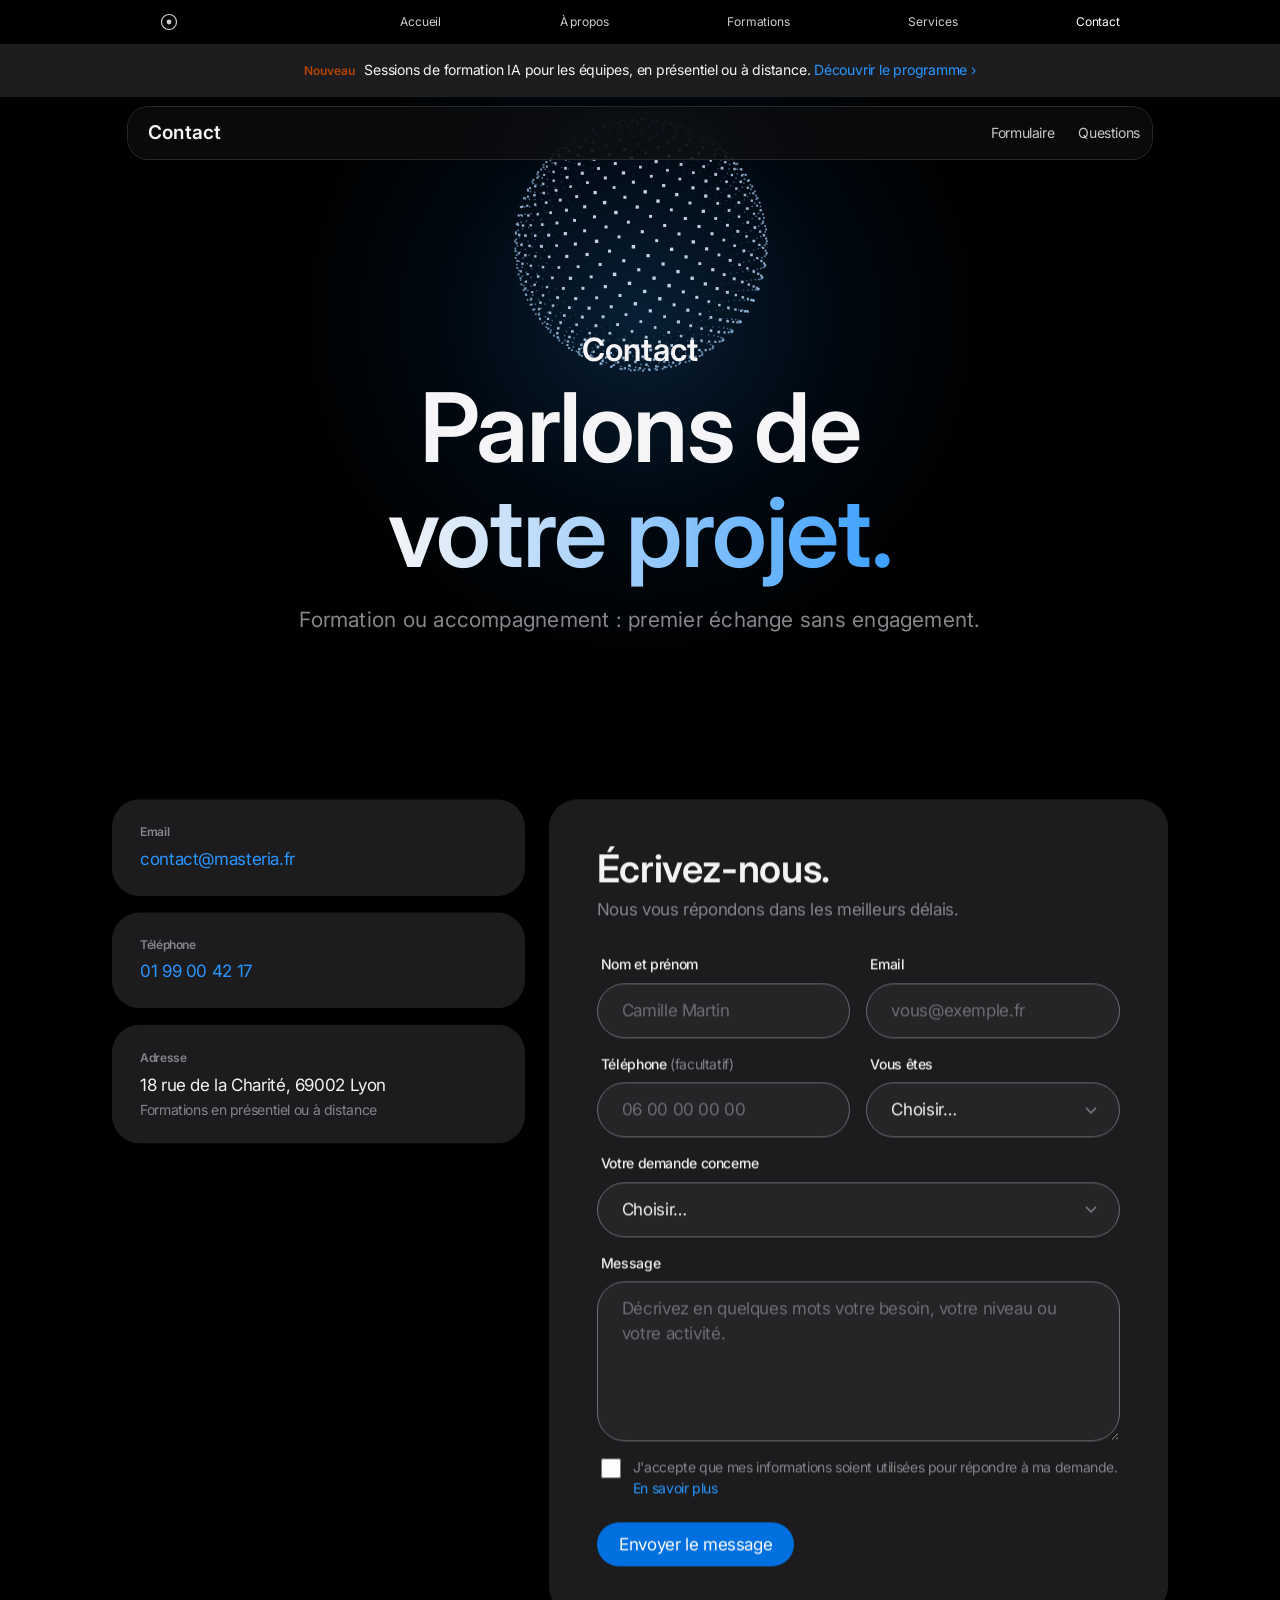
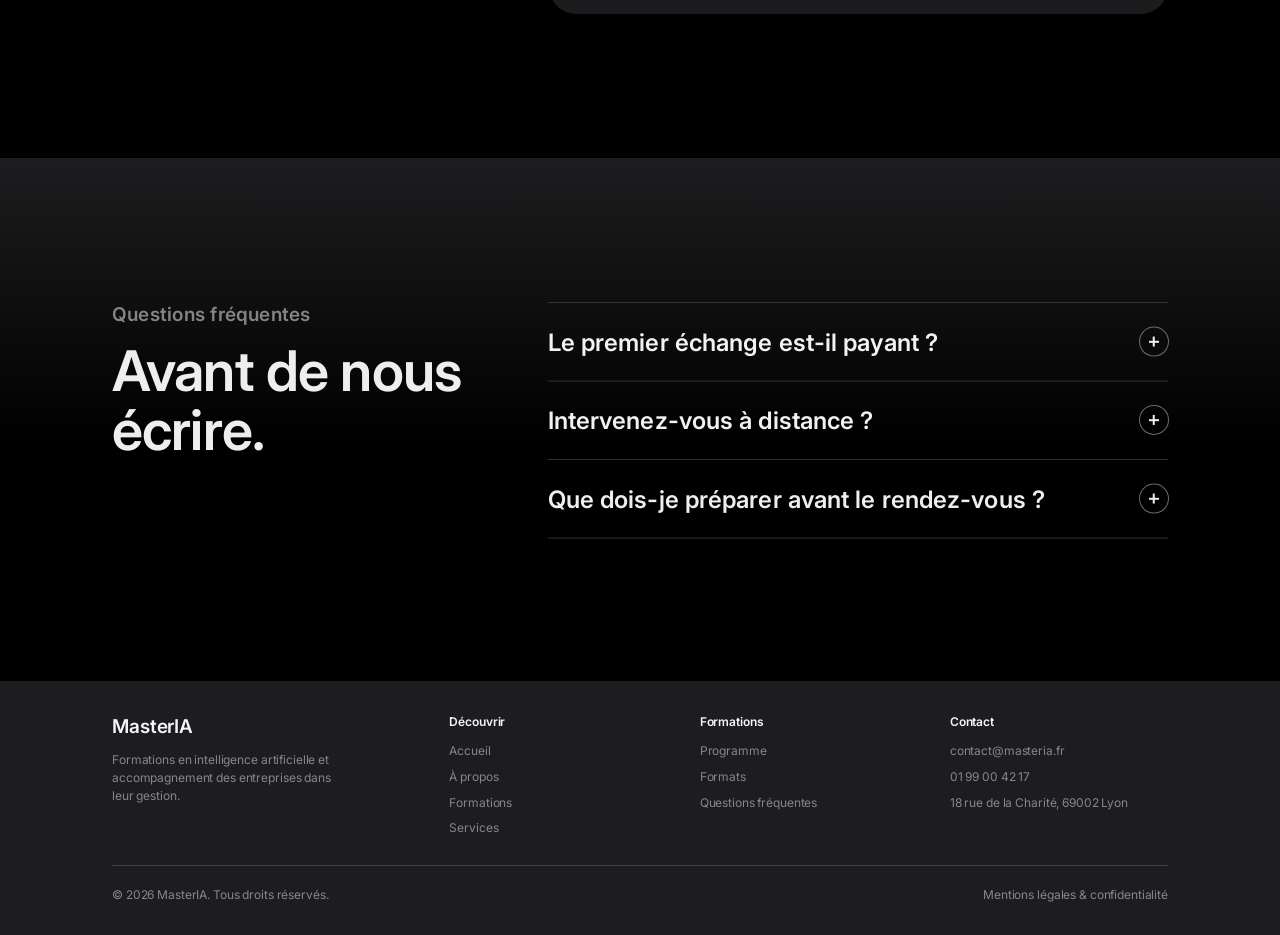
<file: contact.html>
<!doctype html>
<html lang="fr">
<head>
  <meta charset="utf-8">
  <meta name="viewport" content="width=device-width, initial-scale=1, viewport-fit=cover">
  <title>Contact — MasterIA</title>
  <meta name="description" content="Contactez MasterIA pour une formation à l'intelligence artificielle ou un accompagnement de votre entreprise.">
  <meta name="theme-color" content="#000000">
  <meta property="og:title" content="Contact — MasterIA">
  <meta property="og:description" content="Contactez MasterIA pour une formation à l'intelligence artificielle ou un accompagnement de votre entreprise.">
  <meta property="og:type" content="website">
  <link rel="icon" href="data:image/svg+xml,%3Csvg xmlns='http://www.w3.org/2000/svg' viewBox='0 0 24 24'%3E%3Crect width='24' height='24' rx='6' fill='%23000'/%3E%3Ccircle cx='12' cy='12' r='7' fill='none' stroke='%23f5f5f7' stroke-width='1.6'/%3E%3Ccircle cx='12' cy='12' r='2.4' fill='%232997ff'/%3E%3C/svg%3E">
  <link rel="preconnect" href="https://fonts.googleapis.com">
  <link rel="preconnect" href="https://fonts.gstatic.com" crossorigin>
  <link href="https://fonts.googleapis.com/css2?family=Inter:wght@400;500;600&display=swap" rel="stylesheet">
  <link rel="stylesheet" href="css/style.css">
</head>
<body>

  <a class="skip" href="#contenu">Aller au contenu</a>

  <!-- Navigation globale -->
  <header class="gnav">
    <div class="gnav__inner">
      <a href="index.html" class="gnav__logo" aria-label="MasterIA, accueil">
        <svg viewBox="0 0 24 24" width="18" height="18" aria-hidden="true"><circle cx="12" cy="12" r="10" fill="none" stroke="currentColor" stroke-width="1.6"/><circle cx="12" cy="12" r="3.2" fill="currentColor"/></svg>
      </a>
      <nav class="gnav__links" aria-label="Navigation principale">
        <a href="index.html">Accueil</a>
        <a href="apropos.html">À propos</a>
        <a href="formations.html">Formations</a>
        <a href="services.html">Services</a>
        <a href="contact.html" aria-current="page">Contact</a>
      </nav>
      <button class="gnav__burger" aria-label="Ouvrir le menu" aria-expanded="false" aria-controls="menu-mobile"><span></span><span></span></button>
    </div>
    <nav class="gnav__mobile" id="menu-mobile" aria-label="Menu mobile">
        <a href="index.html">Accueil</a>
        <a href="apropos.html">À propos</a>
        <a href="formations.html">Formations</a>
        <a href="services.html">Services</a>
        <a href="contact.html" aria-current="page">Contact</a>
    </nav>
  </header>

  <!-- Bandeau d'annonce -->
  <div class="strip">
    <p><span class="new">Nouveau</span> Sessions de formation IA pour les équipes, en présentiel ou à distance. <a href="formations.html" class="link">Découvrir le programme&nbsp;›</a></p>
  </div>

  <!-- Navigation locale -->
  <div class="lnav-wrap">
    <div class="lnav">
      <a href="#top" class="lnav__name">Contact</a>
      <div class="lnav__right">
        <a href="#formulaire" class="lnav__link">Formulaire</a>
        <a href="#faq" class="lnav__link">Questions</a>
      </div>
    </div>
  </div>

  <main id="top">
    <span id="contenu" tabindex="-1"></span>

    <!-- HERO -->
    <section class="hero hero--page hero--short" aria-label="Introduction">
      <div class="hero__stage">
        <canvas class="hero__canvas" data-shape="sphere" data-y="0.34" aria-hidden="true"></canvas>
        <div class="hero__halo" aria-hidden="true"></div>
      </div>
      <div class="hero__content">
        <p class="hero__label"><span class="mask"><span>Contact</span></span></p>
        <h1 class="hero__title">
          <span class="mask"><span>Parlons de</span></span>
          <span class="mask"><span><em>votre projet.</em></span></span>
        </h1>
        <p class="hero__sub"><span class="mask"><span>Formation ou accompagnement : premier échange sans engagement.</span></span></p>
      </div>
    </section>

    <!-- FORMULAIRE -->
    <section class="contact-section" id="formulaire" aria-label="Formulaire de contact">
      <div class="container contact-layout">
        <dl class="contact-cards reveal-stagger">
          <div class="info-card">
            <dt>Email</dt>
            <dd><a href="mailto:contact@masteria.fr" class="link">contact@masteria.fr</a></dd>
          </div>
          <div class="info-card">
            <dt>Téléphone</dt>
            <dd><a href="tel:+33199004217" class="link">01 99 00 42 17</a></dd>
          </div>
          <div class="info-card">
            <dt>Adresse</dt>
            <dd>18 rue de la Charité, 69002 Lyon</dd>
            <dd>Formations en présentiel ou à distance</dd>
          </div>
        </dl>

        <div class="form-panel reveal-up">
          <h2>Écrivez-nous.</h2>
          <p>Nous vous répondons dans les meilleurs délais.</p>
          <form class="contact-form" data-to="contact@masteria.fr" novalidate>
            <div class="form-grid">
              <div class="field">
                <label for="nom">Nom et prénom</label>
                <input id="nom" name="nom" type="text" autocomplete="name" required placeholder="Camille Martin">
                <span class="field__error">Indiquez votre nom.</span>
              </div>
              <div class="field">
                <label for="email">Email</label>
                <input id="email" name="email" type="email" autocomplete="email" inputmode="email" required placeholder="vous@exemple.fr">
                <span class="field__error">Indiquez une adresse email valide.</span>
              </div>
              <div class="field">
                <label for="telephone">Téléphone <span>(facultatif)</span></label>
                <input id="telephone" name="telephone" type="tel" autocomplete="tel" inputmode="tel" placeholder="06 00 00 00 00">
              </div>
              <div class="field">
                <label for="profil">Vous êtes</label>
                <select id="profil" name="profil" required>
                  <option value="" selected disabled>Choisir…</option>
                  <option>Particulier</option>
                  <option>Indépendant</option>
                  <option>Entreprise</option>
                  <option>Association ou collectivité</option>
                </select>
                <span class="field__error">Choisissez une option.</span>
              </div>
              <div class="field field--full">
                <label for="sujet">Votre demande concerne</label>
                <select id="sujet" name="sujet" required>
                  <option value="" selected disabled>Choisir…</option>
                  <option>Une formation à l'IA</option>
                  <option>La formation de mon équipe</option>
                  <option>L'accompagnement de mon entreprise</option>
                  <option>Autre demande</option>
                </select>
                <span class="field__error">Choisissez un sujet.</span>
              </div>
              <div class="field field--full">
                <label for="message">Message</label>
                <textarea id="message" name="message" required placeholder="Décrivez en quelques mots votre besoin, votre niveau ou votre activité."></textarea>
                <span class="field__error">Écrivez votre message.</span>
              </div>
              <div class="field field--full">
                <label class="consent" for="consent">
                  <input id="consent" name="consent" type="checkbox" required>
                  <span>J'accepte que mes informations soient utilisées pour répondre à ma demande. <a href="mentions-legales.html#confidentialite" class="link" style="font-size:14px">En savoir plus</a></span>
                </label>
                <span class="field__error">Merci de cocher cette case.</span>
              </div>
            </div>
            <div class="form-actions">
              <button type="submit" class="pill pill--blue pill--lg magnetic">Envoyer le message</button>
              <p class="form-status" role="status" aria-live="polite"></p>
            </div>
          </form>
        </div>
      </div>
    </section>

    <!-- FAQ -->
    <section class="faq band-carbon" id="faq" aria-label="Questions fréquentes">
      <div class="container faq__grid">
        <header class="reveal">
          <p class="eyebrow">Questions fréquentes</p>
          <h2 class="h-panel">Avant de nous écrire.</h2>
        </header>
        <div class="faq__list reveal-stagger">
          <div class="faq__item">
            <button class="faq__q" aria-expanded="false">Le premier échange est-il payant&nbsp;?<span class="faq__icon" aria-hidden="true"></span></button>
            <div class="faq__a"><p>Non. Le premier échange sert à comprendre votre besoin et à vous orienter vers la formule la plus adaptée, sans engagement.</p></div>
          </div>
          <div class="faq__item">
            <button class="faq__q" aria-expanded="false">Intervenez-vous à distance&nbsp;?<span class="faq__icon" aria-hidden="true"></span></button>
            <div class="faq__a"><p>Oui. Les formations et l'accompagnement peuvent se faire en visio, en présentiel, ou en combinant les deux.</p></div>
          </div>
          <div class="faq__item">
            <button class="faq__q" aria-expanded="false">Que dois-je préparer avant le rendez-vous&nbsp;?<span class="faq__icon" aria-hidden="true"></span></button>
            <div class="faq__a"><p>Rien d'obligatoire. Si vous le souhaitez, notez quelques tâches qui vous prennent du temps ou les questions que vous vous posez sur l'IA.</p></div>
          </div>
        </div>
      </div>
    </section>
  </main>

  <footer class="footer">
    <div class="container">
      <div class="footer__cols">
        <div>
          <a href="index.html" class="footer__brand">MasterIA</a>
          <p class="footer__about">Formations en intelligence artificielle et accompagnement des entreprises dans leur gestion.</p>
        </div>
        <div>
          <h3>Découvrir</h3>
          <ul>
            <li><a href="index.html">Accueil</a></li>
            <li><a href="apropos.html">À propos</a></li>
            <li><a href="formations.html">Formations</a></li>
            <li><a href="services.html">Services</a></li>
          </ul>
        </div>
        <div>
          <h3>Formations</h3>
          <ul>
            <li><a href="formations.html#programme">Programme</a></li>
            <li><a href="formations.html#formats">Formats</a></li>
            <li><a href="formations.html#faq">Questions fréquentes</a></li>
          </ul>
        </div>
        <div>
          <h3>Contact</h3>
          <ul>
            <li><a href="mailto:contact@masteria.fr">contact@masteria.fr</a></li>
            <li><a href="tel:+33199004217">01 99 00 42 17</a></li>
            <li>18 rue de la Charité, 69002 Lyon</li>
          </ul>
        </div>
      </div>
      <div class="footer__bottom">
        <p>© <span data-year>2026</span> MasterIA. Tous droits réservés.</p>
        <a href="mentions-legales.html">Mentions légales &amp; confidentialité</a>
      </div>
    </div>
  </footer>

  <script src="js/vendor/gsap.min.js"></script>
  <script src="js/vendor/ScrollTrigger.min.js"></script>
  <script src="js/main.js"></script>
</body>
</html>
</file>
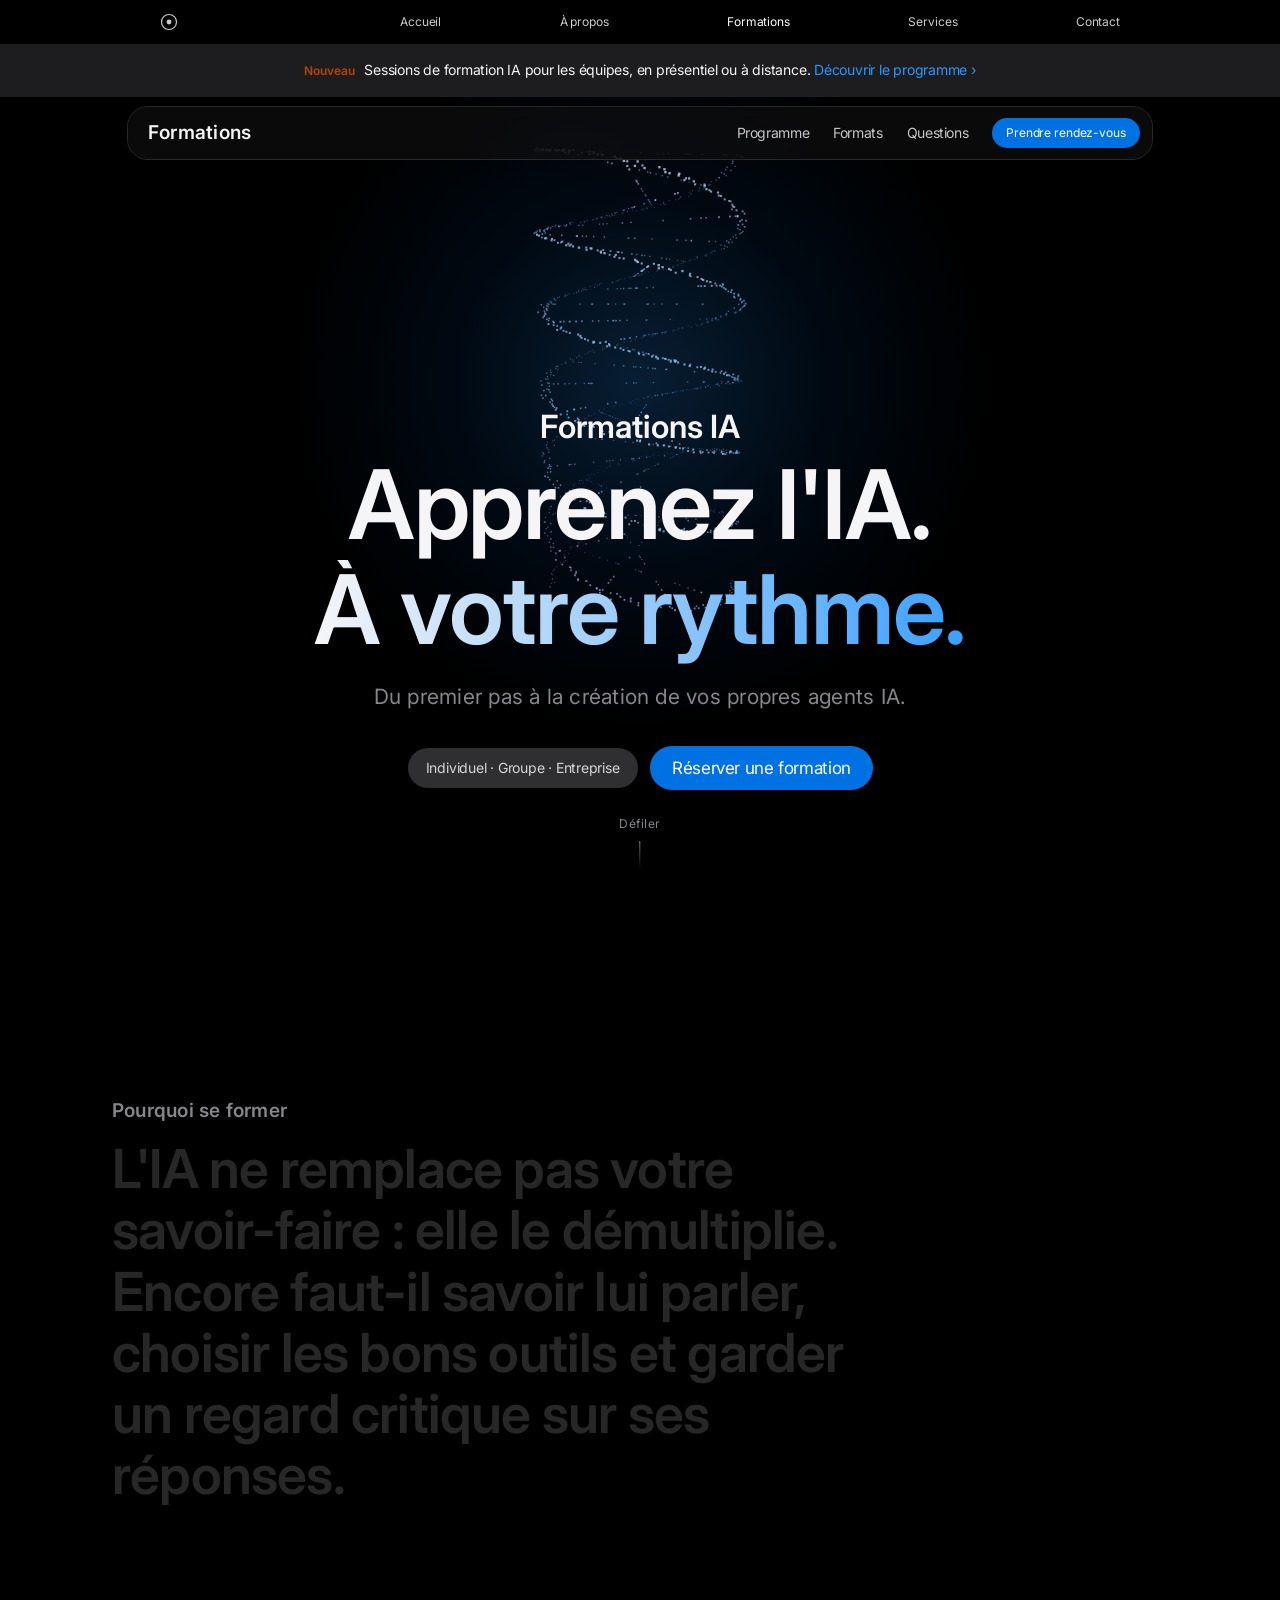
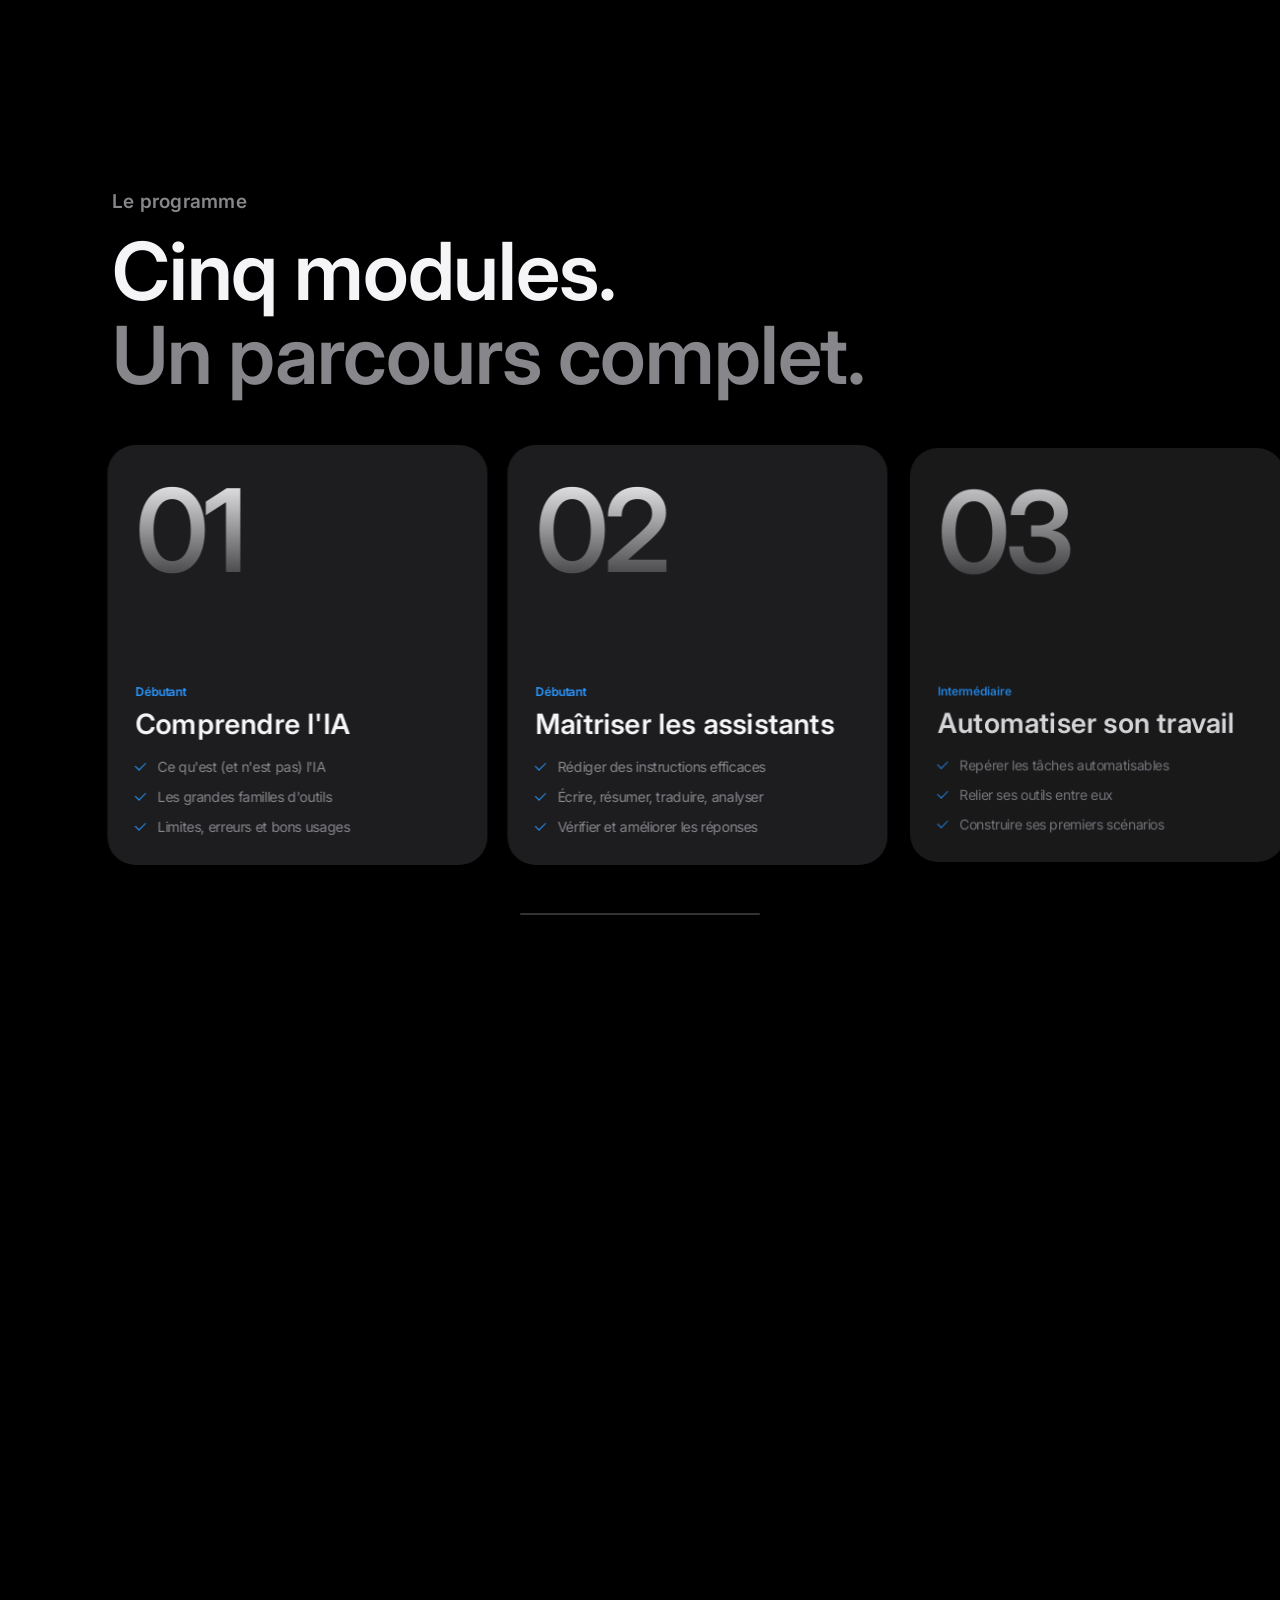
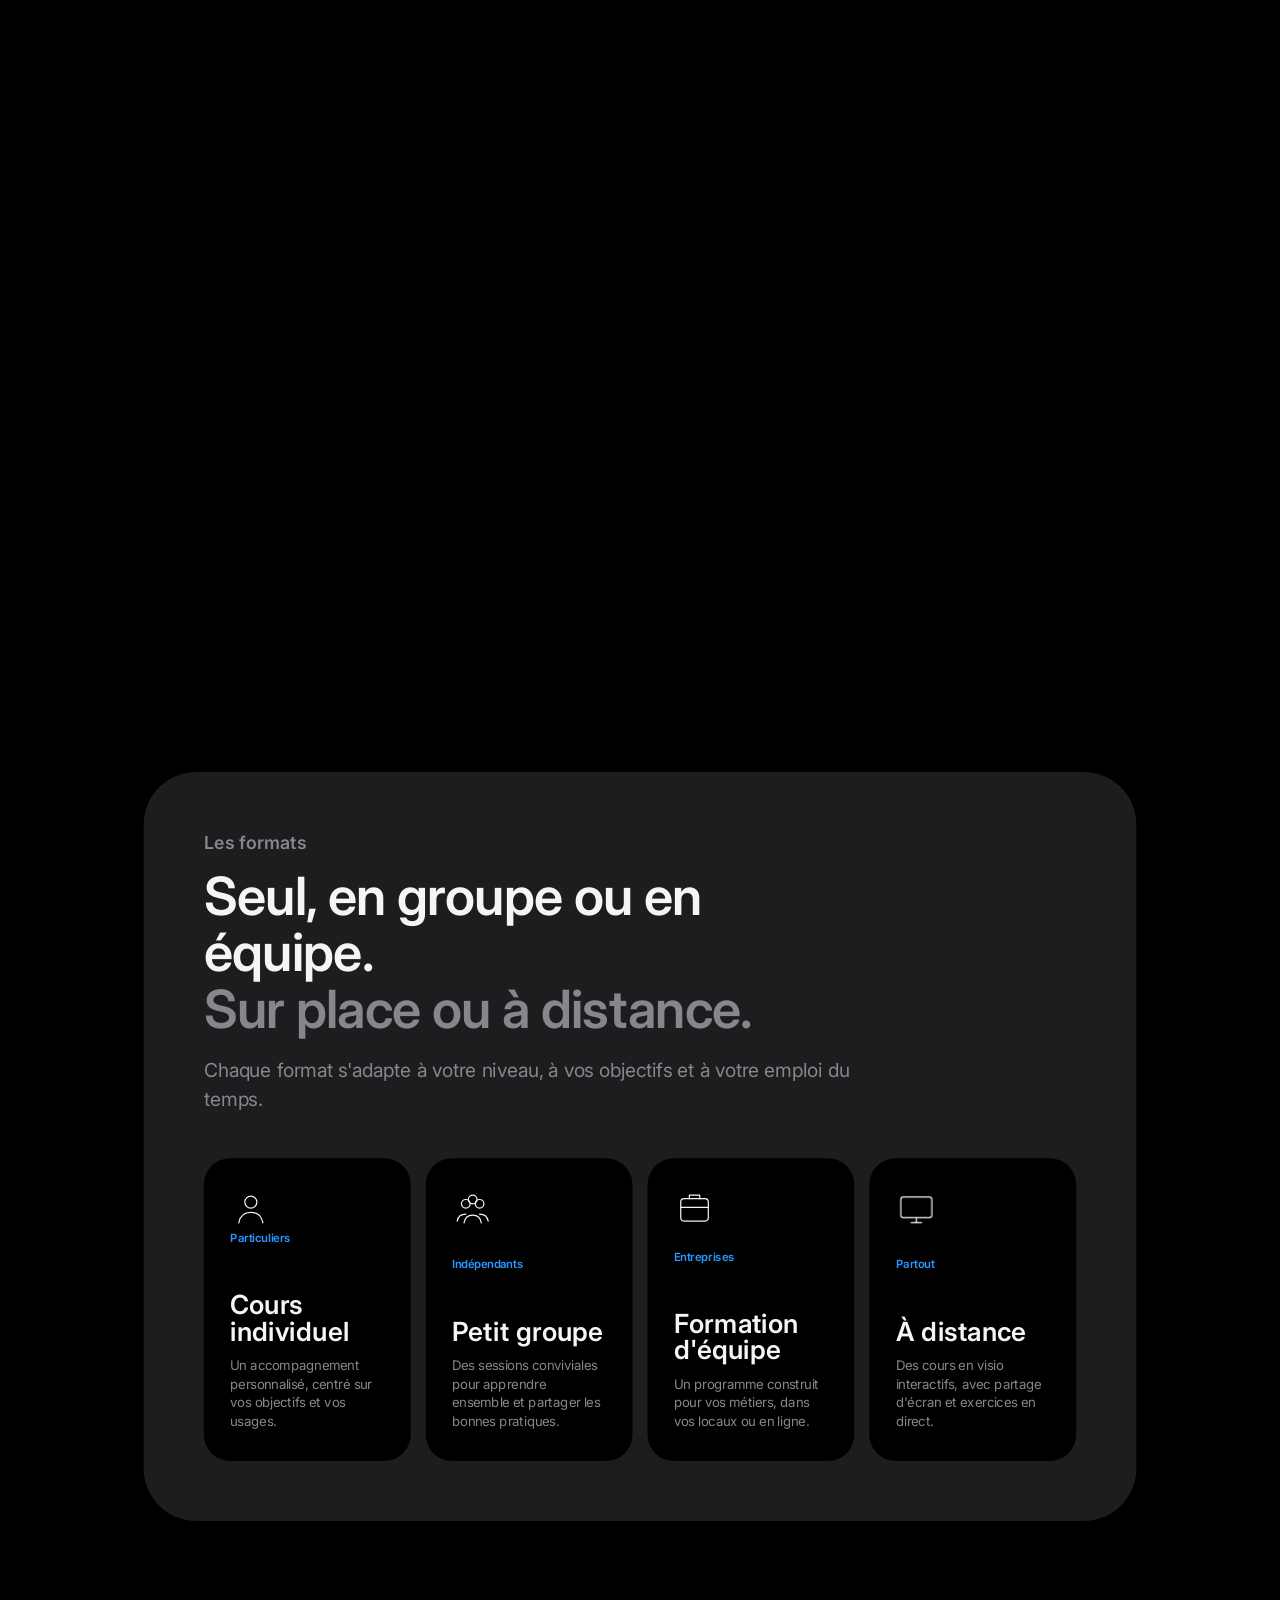
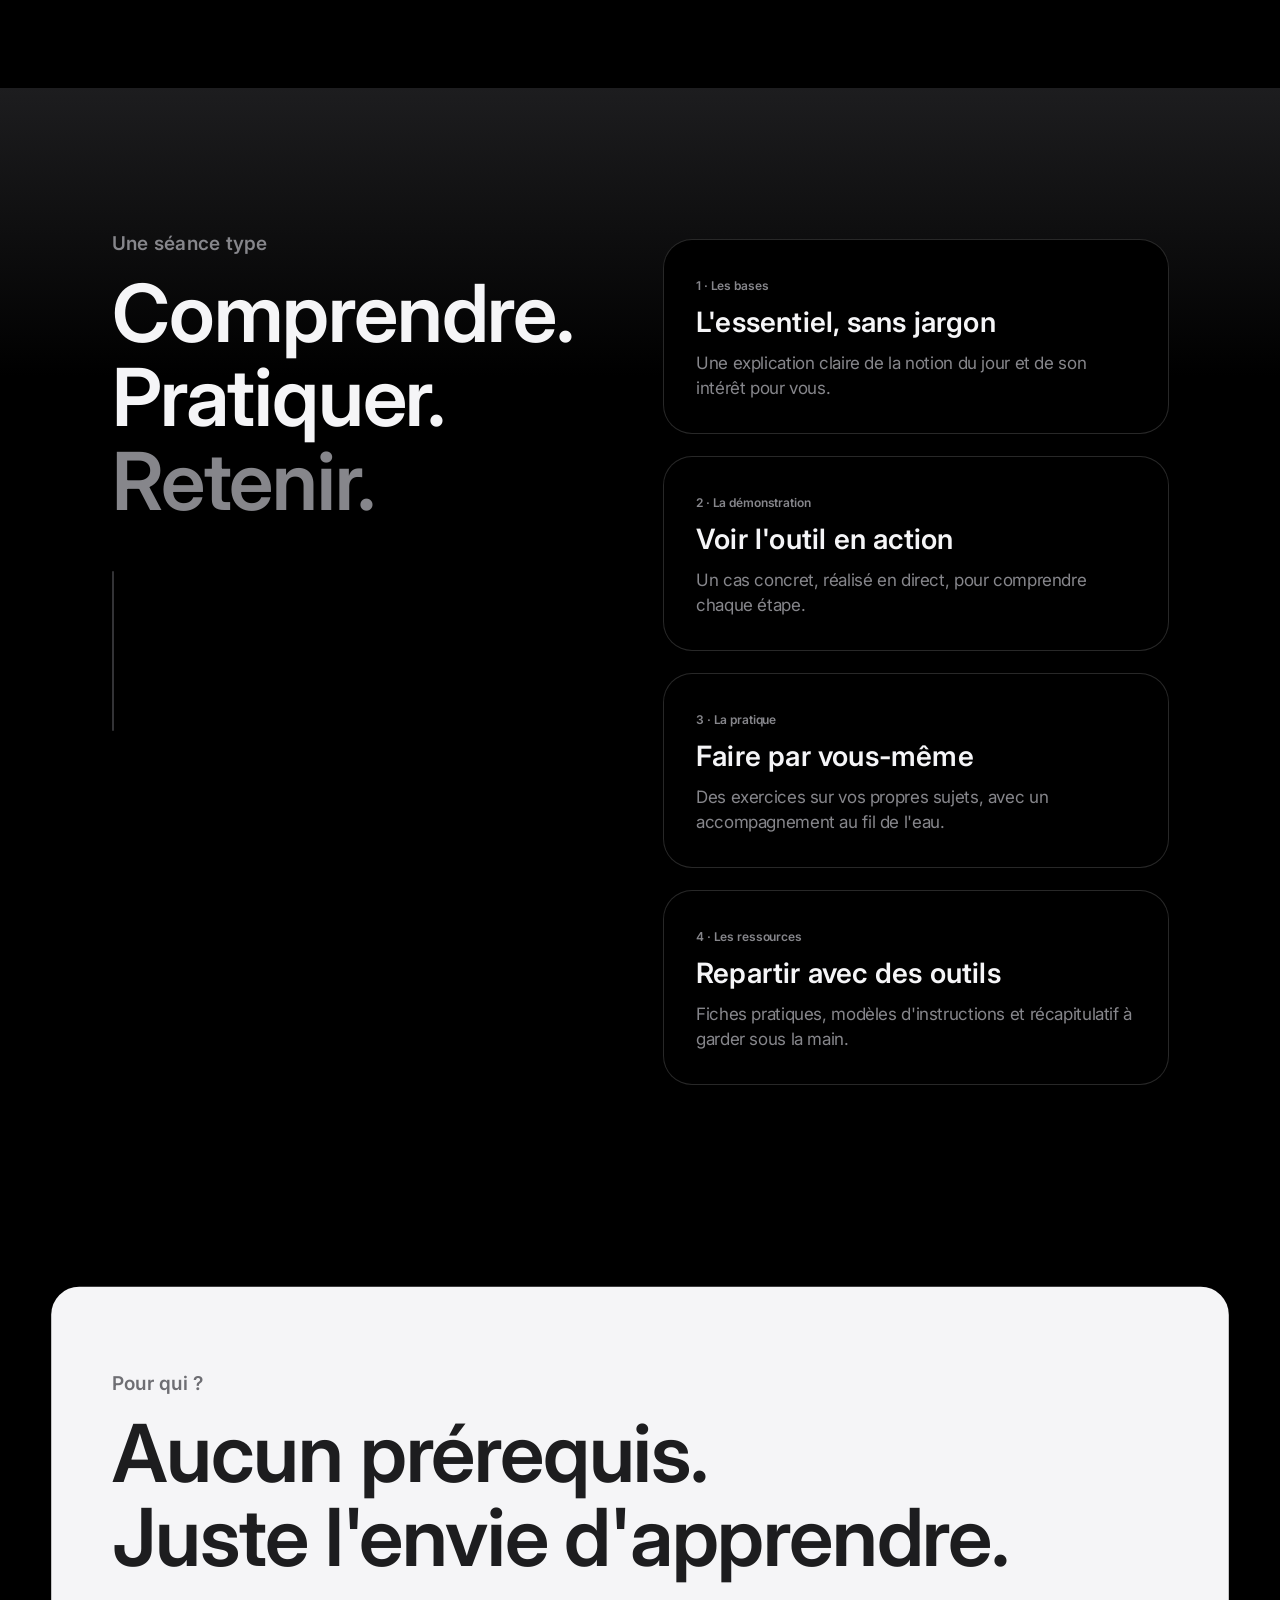
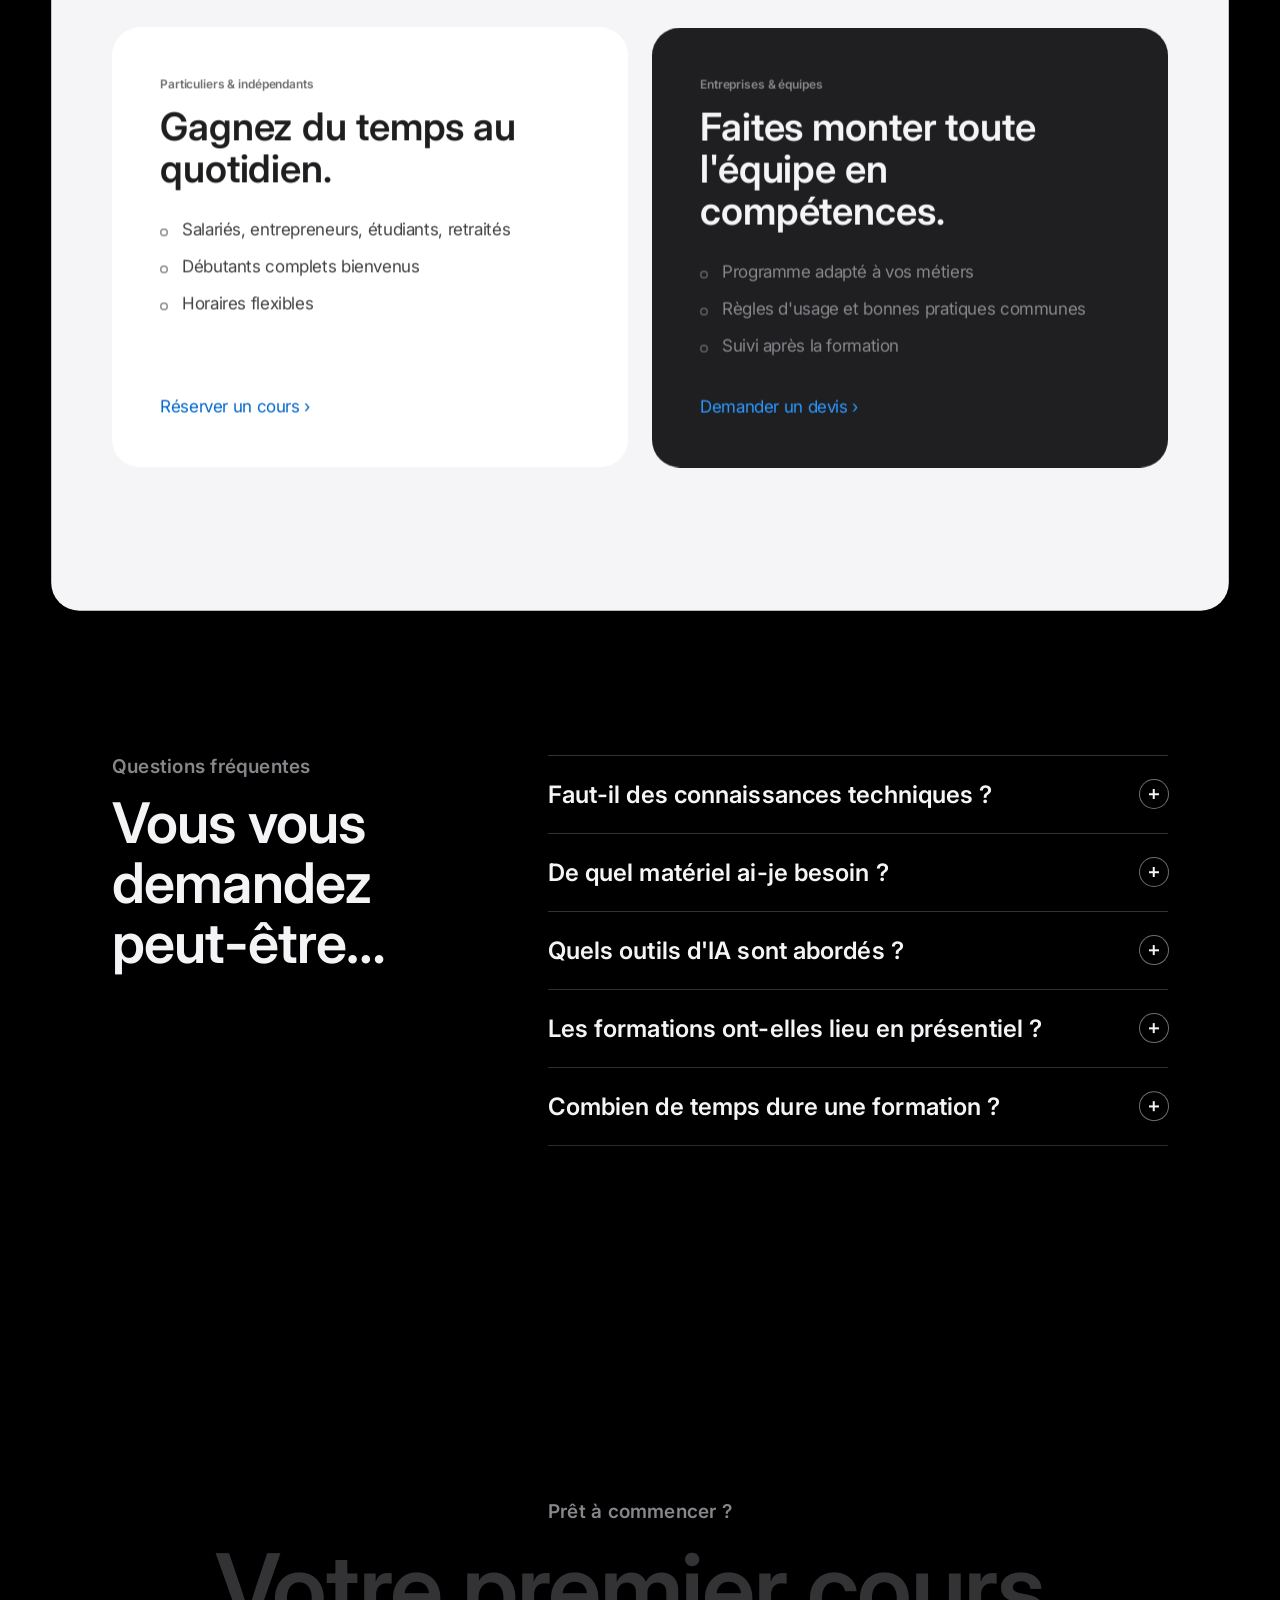
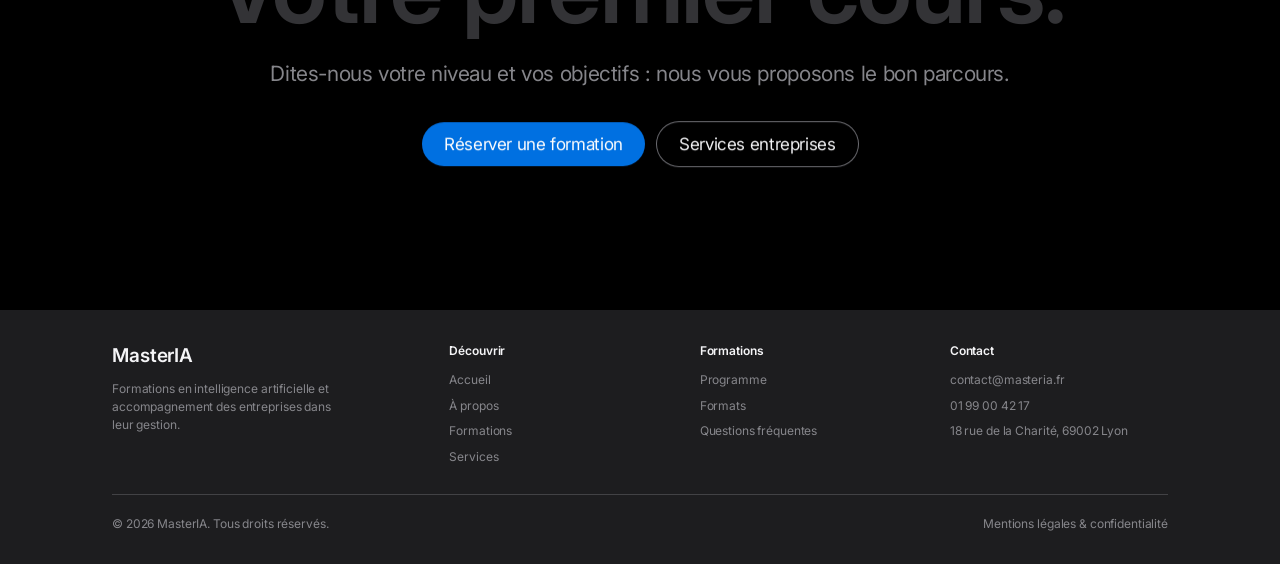
<file: formations.html>
<!doctype html>
<html lang="fr">
<head>
  <meta charset="utf-8">
  <meta name="viewport" content="width=device-width, initial-scale=1, viewport-fit=cover">
  <title>Formations IA — MasterIA</title>
  <meta name="description" content="Cours et formations en intelligence artificielle pour particuliers, indépendants et équipes : du premier pas à la création d'agents IA.">
  <meta name="theme-color" content="#000000">
  <meta property="og:title" content="Formations IA — MasterIA">
  <meta property="og:description" content="Cours et formations en intelligence artificielle pour particuliers, indépendants et équipes : du premier pas à la création d'agents IA.">
  <meta property="og:type" content="website">
  <link rel="icon" href="data:image/svg+xml,%3Csvg xmlns='http://www.w3.org/2000/svg' viewBox='0 0 24 24'%3E%3Crect width='24' height='24' rx='6' fill='%23000'/%3E%3Ccircle cx='12' cy='12' r='7' fill='none' stroke='%23f5f5f7' stroke-width='1.6'/%3E%3Ccircle cx='12' cy='12' r='2.4' fill='%232997ff'/%3E%3C/svg%3E">
  <link rel="preconnect" href="https://fonts.googleapis.com">
  <link rel="preconnect" href="https://fonts.gstatic.com" crossorigin>
  <link href="https://fonts.googleapis.com/css2?family=Inter:wght@400;500;600&display=swap" rel="stylesheet">
  <link rel="stylesheet" href="css/style.css">
</head>
<body>

  <a class="skip" href="#contenu">Aller au contenu</a>

  <!-- Navigation globale -->
  <header class="gnav">
    <div class="gnav__inner">
      <a href="index.html" class="gnav__logo" aria-label="MasterIA, accueil">
        <svg viewBox="0 0 24 24" width="18" height="18" aria-hidden="true"><circle cx="12" cy="12" r="10" fill="none" stroke="currentColor" stroke-width="1.6"/><circle cx="12" cy="12" r="3.2" fill="currentColor"/></svg>
      </a>
      <nav class="gnav__links" aria-label="Navigation principale">
        <a href="index.html">Accueil</a>
        <a href="apropos.html">À propos</a>
        <a href="formations.html" aria-current="page">Formations</a>
        <a href="services.html">Services</a>
        <a href="contact.html">Contact</a>
      </nav>
      <button class="gnav__burger" aria-label="Ouvrir le menu" aria-expanded="false" aria-controls="menu-mobile"><span></span><span></span></button>
    </div>
    <nav class="gnav__mobile" id="menu-mobile" aria-label="Menu mobile">
        <a href="index.html">Accueil</a>
        <a href="apropos.html">À propos</a>
        <a href="formations.html" aria-current="page">Formations</a>
        <a href="services.html">Services</a>
        <a href="contact.html">Contact</a>
    </nav>
  </header>

  <!-- Bandeau d'annonce -->
  <div class="strip">
    <p><span class="new">Nouveau</span> Sessions de formation IA pour les équipes, en présentiel ou à distance. <a href="formations.html" class="link">Découvrir le programme&nbsp;›</a></p>
  </div>

  <!-- Navigation locale -->
  <div class="lnav-wrap">
    <div class="lnav">
      <a href="#top" class="lnav__name">Formations</a>
      <div class="lnav__right">
        <a href="#programme" class="lnav__link">Programme</a>
        <a href="#formats" class="lnav__link">Formats</a>
        <a href="#faq" class="lnav__link">Questions</a>
        <a href="contact.html" class="pill pill--blue magnetic">Prendre rendez-vous</a>
      </div>
    </div>
  </div>

  <main id="top">
    <span id="contenu" tabindex="-1"></span>

    <!-- HERO -->
    <section class="hero hero--page" aria-label="Introduction">
      <div class="hero__stage">
        <canvas class="hero__canvas" data-shape="helix" data-y="0.36" aria-hidden="true"></canvas>
        <div class="hero__halo" aria-hidden="true"></div>
      </div>
      <div class="hero__content">
        <p class="hero__label"><span class="mask"><span>Formations IA</span></span></p>
        <h1 class="hero__title">
          <span class="mask"><span>Apprenez l'IA.</span></span>
          <span class="mask"><span><em>À votre rythme.</em></span></span>
        </h1>
        <p class="hero__sub"><span class="mask"><span>Du premier pas à la création de vos propres agents IA.</span></span></p>
        <div class="hero__cta">
          <span class="capsule">Individuel · Groupe · Entreprise</span>
          <a href="contact.html" class="pill pill--blue pill--lg magnetic">Réserver une formation</a>
        </div>
      </div>
      <div class="hero__scroll" aria-hidden="true"><span>Défiler</span><i></i></div>
    </section>

    <!-- INTRO -->
    <section class="manifesto" aria-label="Pourquoi se former">
      <div class="container">
        <p class="eyebrow">Pourquoi se former</p>
        <p class="manifesto__text" data-split>
          L'IA ne remplace pas votre savoir-faire : elle le démultiplie. Encore faut-il savoir lui parler, choisir les bons outils et garder un regard critique sur ses réponses.
        </p>
      </div>
    </section>

    <!-- PROGRAMME -->
    <section class="program" id="programme" aria-label="Programme de formation">
      <div class="program__pin">
        <header class="program__head container">
          <p class="eyebrow">Le programme</p>
          <h2 class="h-display">Cinq modules.<br><span class="muted">Un parcours complet.</span></h2>
        </header>
        <div class="program__track">
          <article class="course">
            <span class="course__num">01</span>
            <div>
              <p class="course__level">Débutant</p>
              <h3 class="course__title">Comprendre l'IA</h3>
              <ul class="check-list">
                <li>Ce qu'est (et n'est pas) l'IA</li>
                <li>Les grandes familles d'outils</li>
                <li>Limites, erreurs et bons usages</li>
              </ul>
            </div>
          </article>
          <article class="course">
            <span class="course__num">02</span>
            <div>
              <p class="course__level">Débutant</p>
              <h3 class="course__title">Maîtriser les assistants</h3>
              <ul class="check-list">
                <li>Rédiger des instructions efficaces</li>
                <li>Écrire, résumer, traduire, analyser</li>
                <li>Vérifier et améliorer les réponses</li>
              </ul>
            </div>
          </article>
          <article class="course">
            <span class="course__num">03</span>
            <div>
              <p class="course__level">Intermédiaire</p>
              <h3 class="course__title">Automatiser son travail</h3>
              <ul class="check-list">
                <li>Repérer les tâches automatisables</li>
                <li>Relier ses outils entre eux</li>
                <li>Construire ses premiers scénarios</li>
              </ul>
            </div>
          </article>
          <article class="course">
            <span class="course__num">04</span>
            <div>
              <p class="course__level">Avancé</p>
              <h3 class="course__title">Créer ses agents IA</h3>
              <ul class="check-list">
                <li>Concevoir un assistant spécialisé</li>
                <li>Lui donner vos documents de référence</li>
                <li>Le tester et le partager</li>
              </ul>
            </div>
          </article>
          <article class="course">
            <span class="course__num">05</span>
            <div>
              <p class="course__level">Avancé</p>
              <h3 class="course__title">Piloter par la donnée</h3>
              <ul class="check-list">
                <li>Analyser des tableaux avec l'IA</li>
                <li>Créer des tableaux de bord lisibles</li>
                <li>Décider à partir des chiffres</li>
              </ul>
            </div>
          </article>
          <article class="course course--cta">
            <p class="product-label">Un parcours sur mesure</p>
            <h3 class="course__title">Suivez un module ou le parcours complet.</h3>
            <a href="contact.html" class="pill pill--blue magnetic">Demander le programme</a>
          </article>
        </div>
        <div class="program__progress" aria-hidden="true"><i></i></div>
      </div>
    </section>

    <!-- FORMATS -->
    <section class="manage" id="formats" aria-label="Formats de formation">
      <div class="container">
        <div class="panel">
          <header class="panel__head reveal">
            <p class="eyebrow">Les formats</p>
            <h2 class="h-panel">Seul, en groupe ou en équipe.<br><span class="muted">Sur place ou à distance.</span></h2>
            <p class="panel__lead">Chaque format s'adapte à votre niveau, à vos objectifs et à votre emploi du temps.</p>
          </header>
          <div class="tiles tiles--4">
            <article class="tile">
              <svg class="tile__icon" viewBox="0 0 48 48" aria-hidden="true"><circle cx="24" cy="16" r="7"/><path d="M10 40c1.5-8 6.5-12 14-12s12.5 4 14 12"/></svg>
              <p class="tile__tag">Particuliers</p>
              <h3 class="tile__stat">Cours individuel</h3>
              <p class="tile__text">Un accompagnement personnalisé, centré sur vos objectifs et vos usages.</p>
            </article>
            <article class="tile">
              <svg class="tile__icon" viewBox="0 0 48 48" aria-hidden="true"><circle cx="16" cy="18" r="5"/><circle cx="32" cy="18" r="5"/><circle cx="24" cy="13" r="5"/><path d="M6 38c1-5 5-8 10-8M42 38c-1-5-5-8-10-8M14 40c1-6 5-9 10-9s9 3 10 9"/></svg>
              <p class="tile__tag">Indépendants</p>
              <h3 class="tile__stat">Petit groupe</h3>
              <p class="tile__text">Des sessions conviviales pour apprendre ensemble et partager les bonnes pratiques.</p>
            </article>
            <article class="tile">
              <svg class="tile__icon" viewBox="0 0 48 48" aria-hidden="true"><rect x="8" y="12" width="32" height="26" rx="4"/><path d="M18 12V8h12v4M8 22h32"/></svg>
              <p class="tile__tag">Entreprises</p>
              <h3 class="tile__stat">Formation d'équipe</h3>
              <p class="tile__text">Un programme construit pour vos métiers, dans vos locaux ou en ligne.</p>
            </article>
            <article class="tile">
              <svg class="tile__icon" viewBox="0 0 48 48" aria-hidden="true"><rect x="6" y="10" width="36" height="24" rx="3"/><path d="M18 40h12M24 34v6"/></svg>
              <p class="tile__tag">Partout</p>
              <h3 class="tile__stat">À distance</h3>
              <p class="tile__text">Des cours en visio interactifs, avec partage d'écran et exercices en direct.</p>
            </article>
          </div>
        </div>
      </div>
    </section>

    <!-- SÉANCE TYPE -->
    <section class="method band-carbon" aria-label="Déroulé d'une séance">
      <div class="container method__grid">
        <div class="method__sticky">
          <p class="eyebrow">Une séance type</p>
          <h2 class="h-display">Comprendre.<br>Pratiquer.<br><span class="muted">Retenir.</span></h2>
          <div class="method__line" aria-hidden="true"><i></i></div>
        </div>
        <ol class="method__steps">
          <li class="step">
            <span class="step__num">1 · Les bases</span>
            <h3 class="step__title">L'essentiel, sans jargon</h3>
            <p class="step__text">Une explication claire de la notion du jour et de son intérêt pour vous.</p>
          </li>
          <li class="step">
            <span class="step__num">2 · La démonstration</span>
            <h3 class="step__title">Voir l'outil en action</h3>
            <p class="step__text">Un cas concret, réalisé en direct, pour comprendre chaque étape.</p>
          </li>
          <li class="step">
            <span class="step__num">3 · La pratique</span>
            <h3 class="step__title">Faire par vous-même</h3>
            <p class="step__text">Des exercices sur vos propres sujets, avec un accompagnement au fil de l'eau.</p>
          </li>
          <li class="step">
            <span class="step__num">4 · Les ressources</span>
            <h3 class="step__title">Repartir avec des outils</h3>
            <p class="step__text">Fiches pratiques, modèles d'instructions et récapitulatif à garder sous la main.</p>
          </li>
        </ol>
      </div>
    </section>

    <!-- POUR QUI -->
    <section class="audience" aria-label="Pour qui">
      <div class="container">
        <header class="section-head reveal">
          <p class="eyebrow eyebrow--dark">Pour qui ?</p>
          <h2 class="h-display">Aucun prérequis.<br>Juste l'envie d'apprendre.</h2>
        </header>
        <div class="audience__grid">
          <article class="pale-card reveal-card">
            <p class="pale-card__label">Particuliers &amp; indépendants</p>
            <h3 class="pale-card__title">Gagnez du temps au quotidien.</h3>
            <ul class="pale-card__list">
              <li>Salariés, entrepreneurs, étudiants, retraités</li>
              <li>Débutants complets bienvenus</li>
              <li>Horaires flexibles</li>
            </ul>
            <a href="contact.html" class="link link--cobalt">Réserver un cours ›</a>
          </article>
          <article class="pale-card pale-card--dark reveal-card">
            <p class="pale-card__label">Entreprises &amp; équipes</p>
            <h3 class="pale-card__title">Faites monter toute l'équipe en compétences.</h3>
            <ul class="pale-card__list">
              <li>Programme adapté à vos métiers</li>
              <li>Règles d'usage et bonnes pratiques communes</li>
              <li>Suivi après la formation</li>
            </ul>
            <a href="contact.html" class="link">Demander un devis ›</a>
          </article>
        </div>
      </div>
    </section>

    <!-- FAQ -->
    <section class="faq" id="faq" aria-label="Questions fréquentes">
      <div class="container faq__grid">
        <header class="reveal">
          <p class="eyebrow">Questions fréquentes</p>
          <h2 class="h-panel">Vous vous demandez peut-être…</h2>
        </header>
        <div class="faq__list reveal-stagger">
          <div class="faq__item">
            <button class="faq__q" aria-expanded="false">Faut-il des connaissances techniques&nbsp;?<span class="faq__icon" aria-hidden="true"></span></button>
            <div class="faq__a"><p>Non. Les premiers modules partent de zéro. Savoir utiliser un ordinateur et naviguer sur Internet suffit.</p></div>
          </div>
          <div class="faq__item">
            <button class="faq__q" aria-expanded="false">De quel matériel ai-je besoin&nbsp;?<span class="faq__icon" aria-hidden="true"></span></button>
            <div class="faq__a"><p>Un ordinateur avec une connexion Internet. Nous vous indiquons avant la formation les comptes gratuits à créer si nécessaire.</p></div>
          </div>
          <div class="faq__item">
            <button class="faq__q" aria-expanded="false">Quels outils d'IA sont abordés&nbsp;?<span class="faq__icon" aria-hidden="true"></span></button>
            <div class="faq__a"><p>Les principaux assistants conversationnels du marché, ainsi que des outils d'automatisation et d'analyse. Le choix est adapté à vos besoins et à votre budget.</p></div>
          </div>
          <div class="faq__item">
            <button class="faq__q" aria-expanded="false">Les formations ont-elles lieu en présentiel&nbsp;?<span class="faq__icon" aria-hidden="true"></span></button>
            <div class="faq__a"><p>Oui, en présentiel ou à distance selon votre préférence. Pour les entreprises, nous pouvons intervenir directement dans vos locaux.</p></div>
          </div>
          <div class="faq__item">
            <button class="faq__q" aria-expanded="false">Combien de temps dure une formation&nbsp;?<span class="faq__icon" aria-hidden="true"></span></button>
            <div class="faq__a"><p>Cela dépend du format et des modules choisis. Contactez-nous : nous construisons ensemble un parcours adapté à vos disponibilités.</p></div>
          </div>
        </div>
      </div>
    </section>

    <!-- CTA -->
    <section class="cta" aria-label="Réserver">
      <div class="cta__glow" aria-hidden="true"></div>
      <div class="container cta__inner">
        <p class="eyebrow">Prêt à commencer ?</p>
        <h2 class="cta__title" data-fill>Votre premier cours.</h2>
        <p class="cta__sub">Dites-nous votre niveau et vos objectifs : nous vous proposons le bon parcours.</p>
        <div class="cta__actions">
          <a href="contact.html" class="pill pill--blue pill--lg magnetic">Réserver une formation</a>
          <a href="services.html" class="pill pill--outline pill--lg magnetic">Services entreprises</a>
        </div>
      </div>
    </section>
  </main>

  <footer class="footer">
    <div class="container">
      <div class="footer__cols">
        <div>
          <a href="index.html" class="footer__brand">MasterIA</a>
          <p class="footer__about">Formations en intelligence artificielle et accompagnement des entreprises dans leur gestion.</p>
        </div>
        <div>
          <h3>Découvrir</h3>
          <ul>
            <li><a href="index.html">Accueil</a></li>
            <li><a href="apropos.html">À propos</a></li>
            <li><a href="formations.html">Formations</a></li>
            <li><a href="services.html">Services</a></li>
          </ul>
        </div>
        <div>
          <h3>Formations</h3>
          <ul>
            <li><a href="formations.html#programme">Programme</a></li>
            <li><a href="formations.html#formats">Formats</a></li>
            <li><a href="formations.html#faq">Questions fréquentes</a></li>
          </ul>
        </div>
        <div>
          <h3>Contact</h3>
          <ul>
            <li><a href="mailto:contact@masteria.fr">contact@masteria.fr</a></li>
            <li><a href="tel:+33199004217">01 99 00 42 17</a></li>
            <li>18 rue de la Charité, 69002 Lyon</li>
          </ul>
        </div>
      </div>
      <div class="footer__bottom">
        <p>© <span data-year>2026</span> MasterIA. Tous droits réservés.</p>
        <a href="mentions-legales.html">Mentions légales &amp; confidentialité</a>
      </div>
    </div>
  </footer>

  <script src="js/vendor/gsap.min.js"></script>
  <script src="js/vendor/ScrollTrigger.min.js"></script>
  <script src="js/main.js"></script>
</body>
</html>
</file>
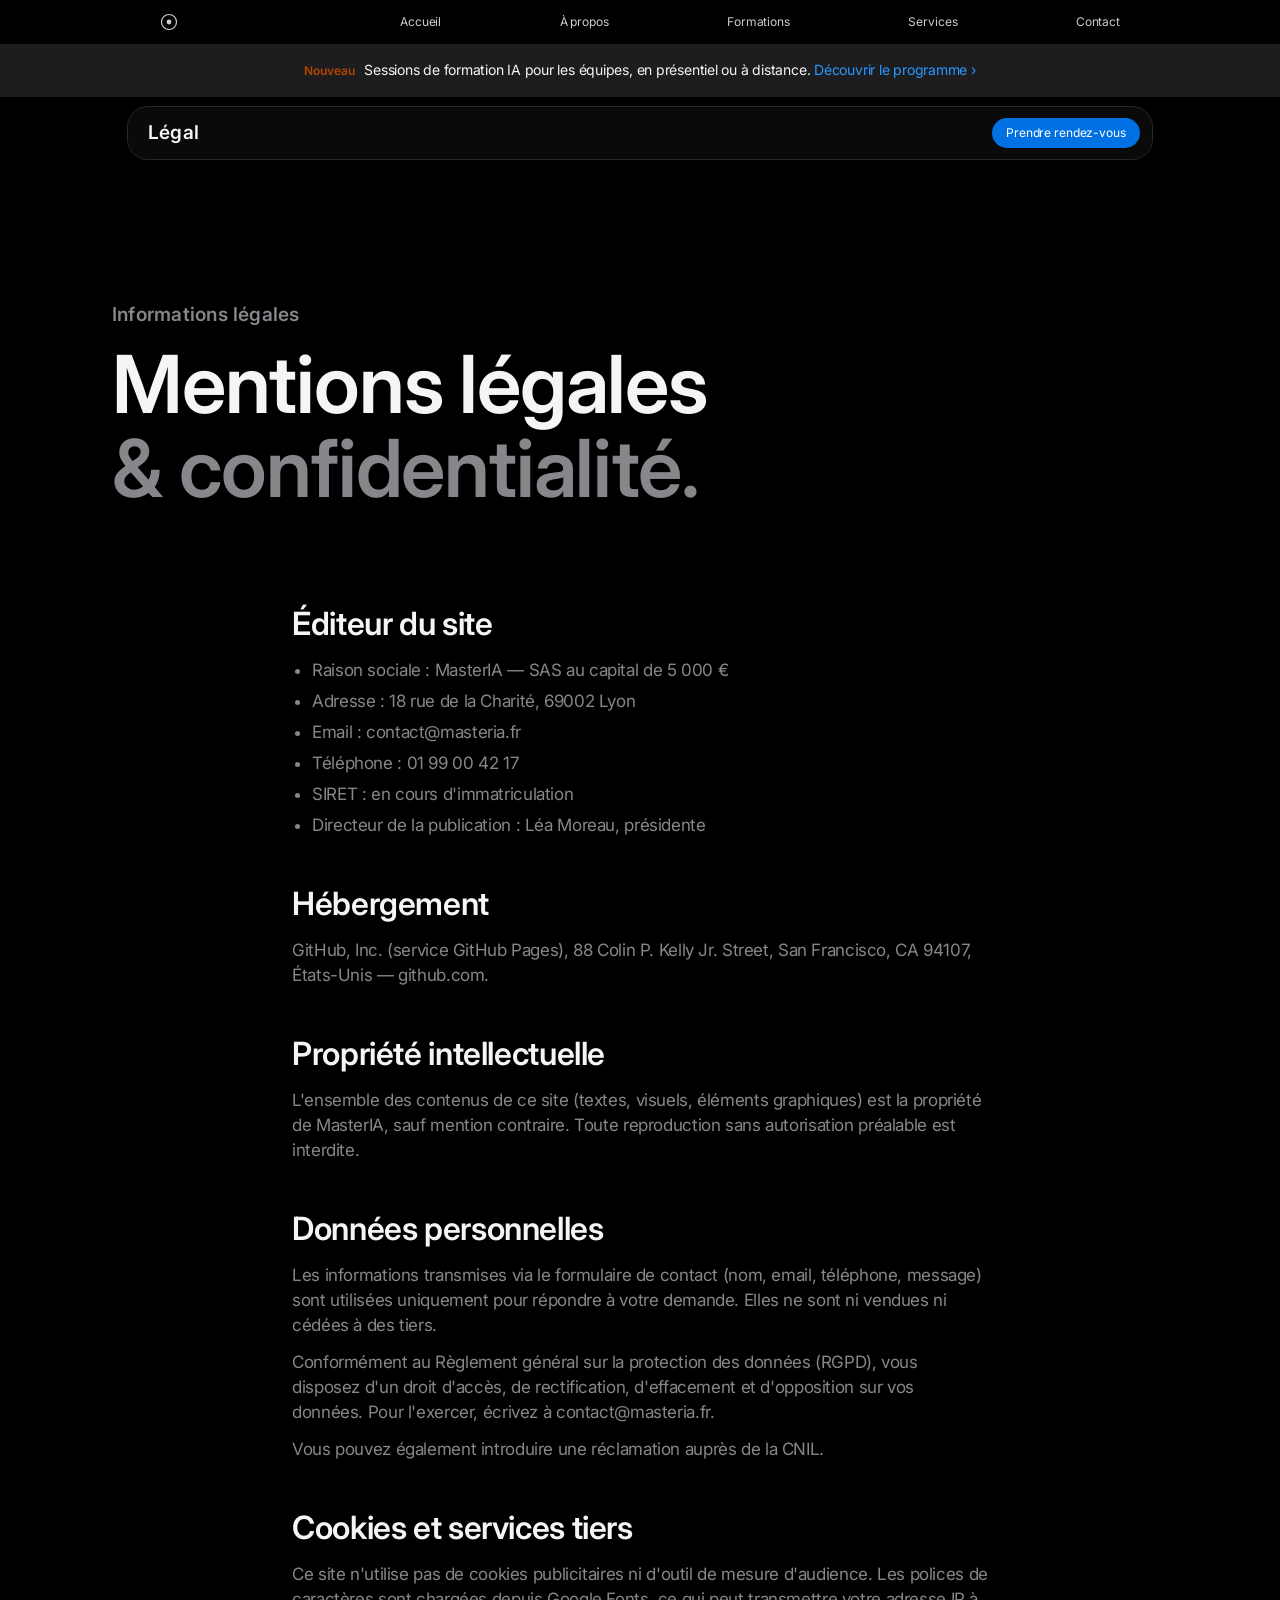
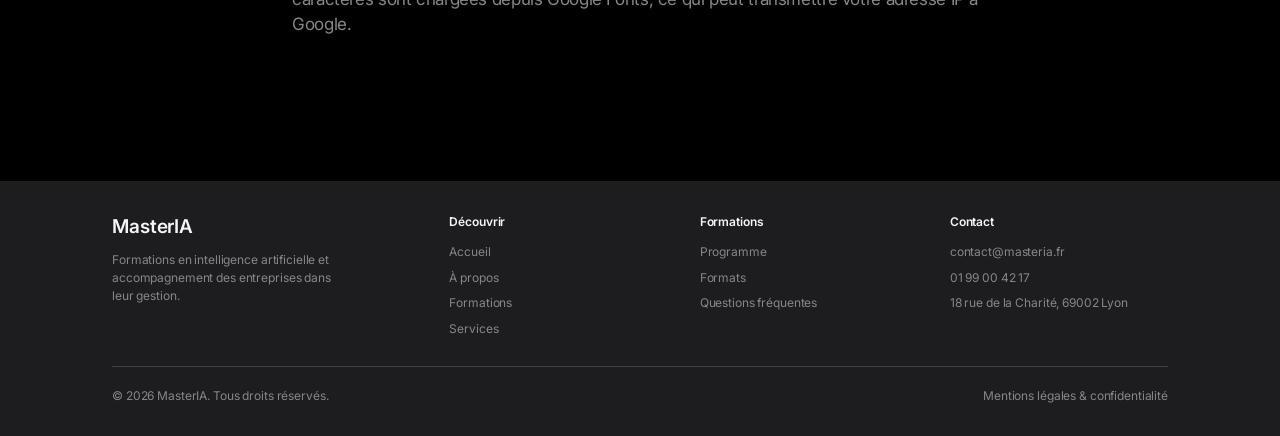
<file: mentions-legales.html>
<!doctype html>
<html lang="fr">
<head>
  <meta charset="utf-8">
  <meta name="viewport" content="width=device-width, initial-scale=1, viewport-fit=cover">
  <title>Mentions légales — MasterIA</title>
  <meta name="description" content="Mentions légales et politique de confidentialité du site MasterIA.">
  <meta name="theme-color" content="#000000">
  <meta property="og:title" content="Mentions légales — MasterIA">
  <meta property="og:description" content="Mentions légales et politique de confidentialité du site MasterIA.">
  <meta property="og:type" content="website">
  <link rel="icon" href="data:image/svg+xml,%3Csvg xmlns='http://www.w3.org/2000/svg' viewBox='0 0 24 24'%3E%3Crect width='24' height='24' rx='6' fill='%23000'/%3E%3Ccircle cx='12' cy='12' r='7' fill='none' stroke='%23f5f5f7' stroke-width='1.6'/%3E%3Ccircle cx='12' cy='12' r='2.4' fill='%232997ff'/%3E%3C/svg%3E">
  <link rel="preconnect" href="https://fonts.googleapis.com">
  <link rel="preconnect" href="https://fonts.gstatic.com" crossorigin>
  <link href="https://fonts.googleapis.com/css2?family=Inter:wght@400;500;600&display=swap" rel="stylesheet">
  <link rel="stylesheet" href="css/style.css">
</head>
<body>

  <a class="skip" href="#contenu">Aller au contenu</a>

  <!-- Navigation globale -->
  <header class="gnav">
    <div class="gnav__inner">
      <a href="index.html" class="gnav__logo" aria-label="MasterIA, accueil">
        <svg viewBox="0 0 24 24" width="18" height="18" aria-hidden="true"><circle cx="12" cy="12" r="10" fill="none" stroke="currentColor" stroke-width="1.6"/><circle cx="12" cy="12" r="3.2" fill="currentColor"/></svg>
      </a>
      <nav class="gnav__links" aria-label="Navigation principale">
        <a href="index.html">Accueil</a>
        <a href="apropos.html">À propos</a>
        <a href="formations.html">Formations</a>
        <a href="services.html">Services</a>
        <a href="contact.html">Contact</a>
      </nav>
      <button class="gnav__burger" aria-label="Ouvrir le menu" aria-expanded="false" aria-controls="menu-mobile"><span></span><span></span></button>
    </div>
    <nav class="gnav__mobile" id="menu-mobile" aria-label="Menu mobile">
        <a href="index.html">Accueil</a>
        <a href="apropos.html">À propos</a>
        <a href="formations.html">Formations</a>
        <a href="services.html">Services</a>
        <a href="contact.html">Contact</a>
    </nav>
  </header>

  <!-- Bandeau d'annonce -->
  <div class="strip">
    <p><span class="new">Nouveau</span> Sessions de formation IA pour les équipes, en présentiel ou à distance. <a href="formations.html" class="link">Découvrir le programme&nbsp;›</a></p>
  </div>

  <!-- Navigation locale -->
  <div class="lnav-wrap">
    <div class="lnav">
      <a href="#top" class="lnav__name">Légal</a>
      <div class="lnav__right">

        <a href="contact.html" class="pill pill--blue magnetic">Prendre rendez-vous</a>
      </div>
    </div>
  </div>

  <main id="top">
    <span id="contenu" tabindex="-1"></span>

    <header class="legal-head">
      <div class="container reveal">
        <p class="eyebrow">Informations légales</p>
        <h1 class="h-display">Mentions légales<br><span class="muted">&amp; confidentialité.</span></h1>
      </div>
    </header>

    <section class="legal" aria-label="Mentions légales">
      <div class="container legal__body">
        
        <h2>Éditeur du site</h2>
        <ul>
          <li>Raison sociale : MasterIA — SAS au capital de 5 000 €</li>
          <li>Adresse : 18 rue de la Charité, 69002 Lyon</li>
          <li>Email : contact@masteria.fr</li>
          <li>Téléphone : 01 99 00 42 17</li>
          <li>SIRET : en cours d'immatriculation</li>
          <li>Directeur de la publication : Léa Moreau, présidente</li>
        </ul>

        <h2>Hébergement</h2>
        <p>GitHub, Inc. (service GitHub Pages), 88 Colin P. Kelly Jr. Street, San Francisco, CA 94107, États-Unis — github.com.</p>

        <h2>Propriété intellectuelle</h2>
        <p>L'ensemble des contenus de ce site (textes, visuels, éléments graphiques) est la propriété de MasterIA, sauf mention contraire. Toute reproduction sans autorisation préalable est interdite.</p>

        <h2 id="confidentialite">Données personnelles</h2>
        <p>Les informations transmises via le formulaire de contact (nom, email, téléphone, message) sont utilisées uniquement pour répondre à votre demande. Elles ne sont ni vendues ni cédées à des tiers.</p>
        <p>Conformément au Règlement général sur la protection des données (RGPD), vous disposez d'un droit d'accès, de rectification, d'effacement et d'opposition sur vos données. Pour l'exercer, écrivez à contact@masteria.fr.</p>
        <p>Vous pouvez également introduire une réclamation auprès de la CNIL.</p>

        <h2>Cookies et services tiers</h2>
        <p>Ce site n'utilise pas de cookies publicitaires ni d'outil de mesure d'audience. Les polices de caractères sont chargées depuis Google Fonts, ce qui peut transmettre votre adresse IP à Google.</p>
      </div>
    </section>
  </main>

  <footer class="footer">
    <div class="container">
      <div class="footer__cols">
        <div>
          <a href="index.html" class="footer__brand">MasterIA</a>
          <p class="footer__about">Formations en intelligence artificielle et accompagnement des entreprises dans leur gestion.</p>
        </div>
        <div>
          <h3>Découvrir</h3>
          <ul>
            <li><a href="index.html">Accueil</a></li>
            <li><a href="apropos.html">À propos</a></li>
            <li><a href="formations.html">Formations</a></li>
            <li><a href="services.html">Services</a></li>
          </ul>
        </div>
        <div>
          <h3>Formations</h3>
          <ul>
            <li><a href="formations.html#programme">Programme</a></li>
            <li><a href="formations.html#formats">Formats</a></li>
            <li><a href="formations.html#faq">Questions fréquentes</a></li>
          </ul>
        </div>
        <div>
          <h3>Contact</h3>
          <ul>
            <li><a href="mailto:contact@masteria.fr">contact@masteria.fr</a></li>
            <li><a href="tel:+33199004217">01 99 00 42 17</a></li>
            <li>18 rue de la Charité, 69002 Lyon</li>
          </ul>
        </div>
      </div>
      <div class="footer__bottom">
        <p>© <span data-year>2026</span> MasterIA. Tous droits réservés.</p>
        <a href="mentions-legales.html">Mentions légales &amp; confidentialité</a>
      </div>
    </div>
  </footer>

  <script src="js/vendor/gsap.min.js"></script>
  <script src="js/vendor/ScrollTrigger.min.js"></script>
  <script src="js/main.js"></script>
</body>
</html>
</file>
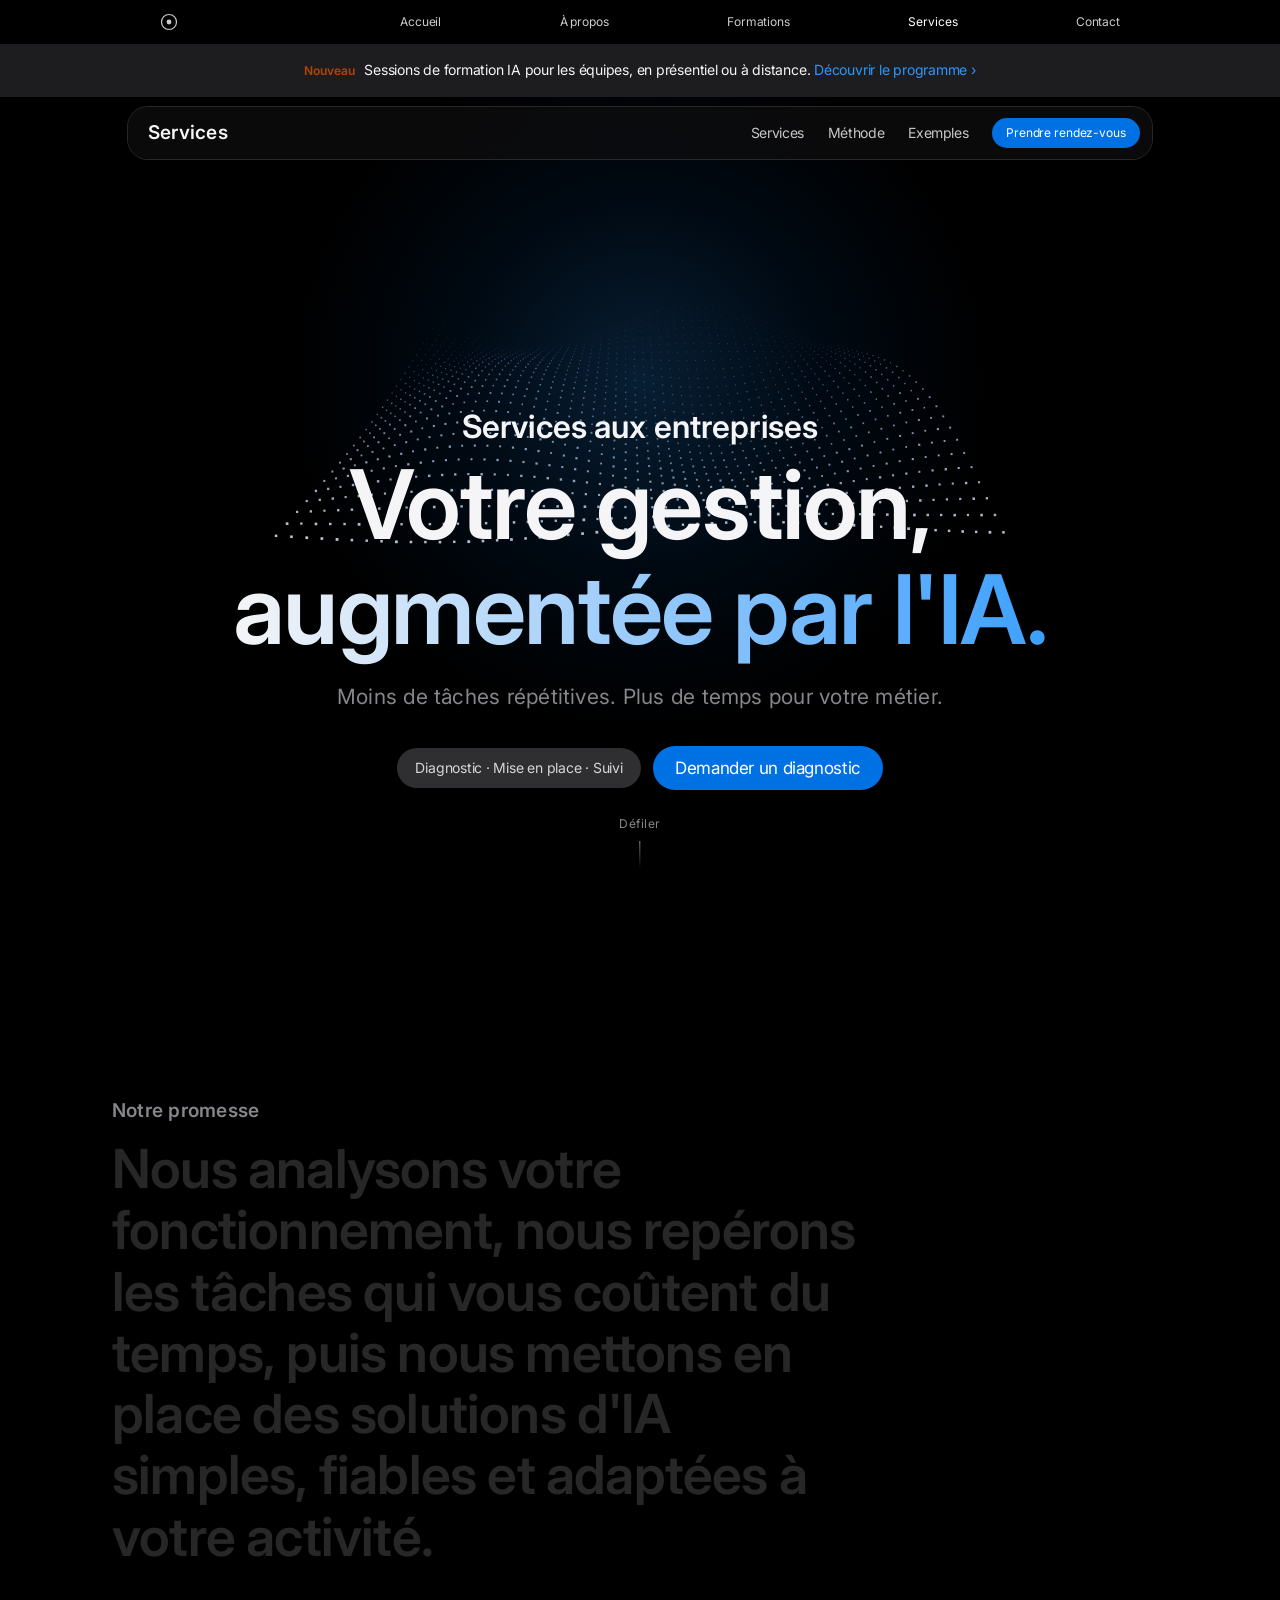
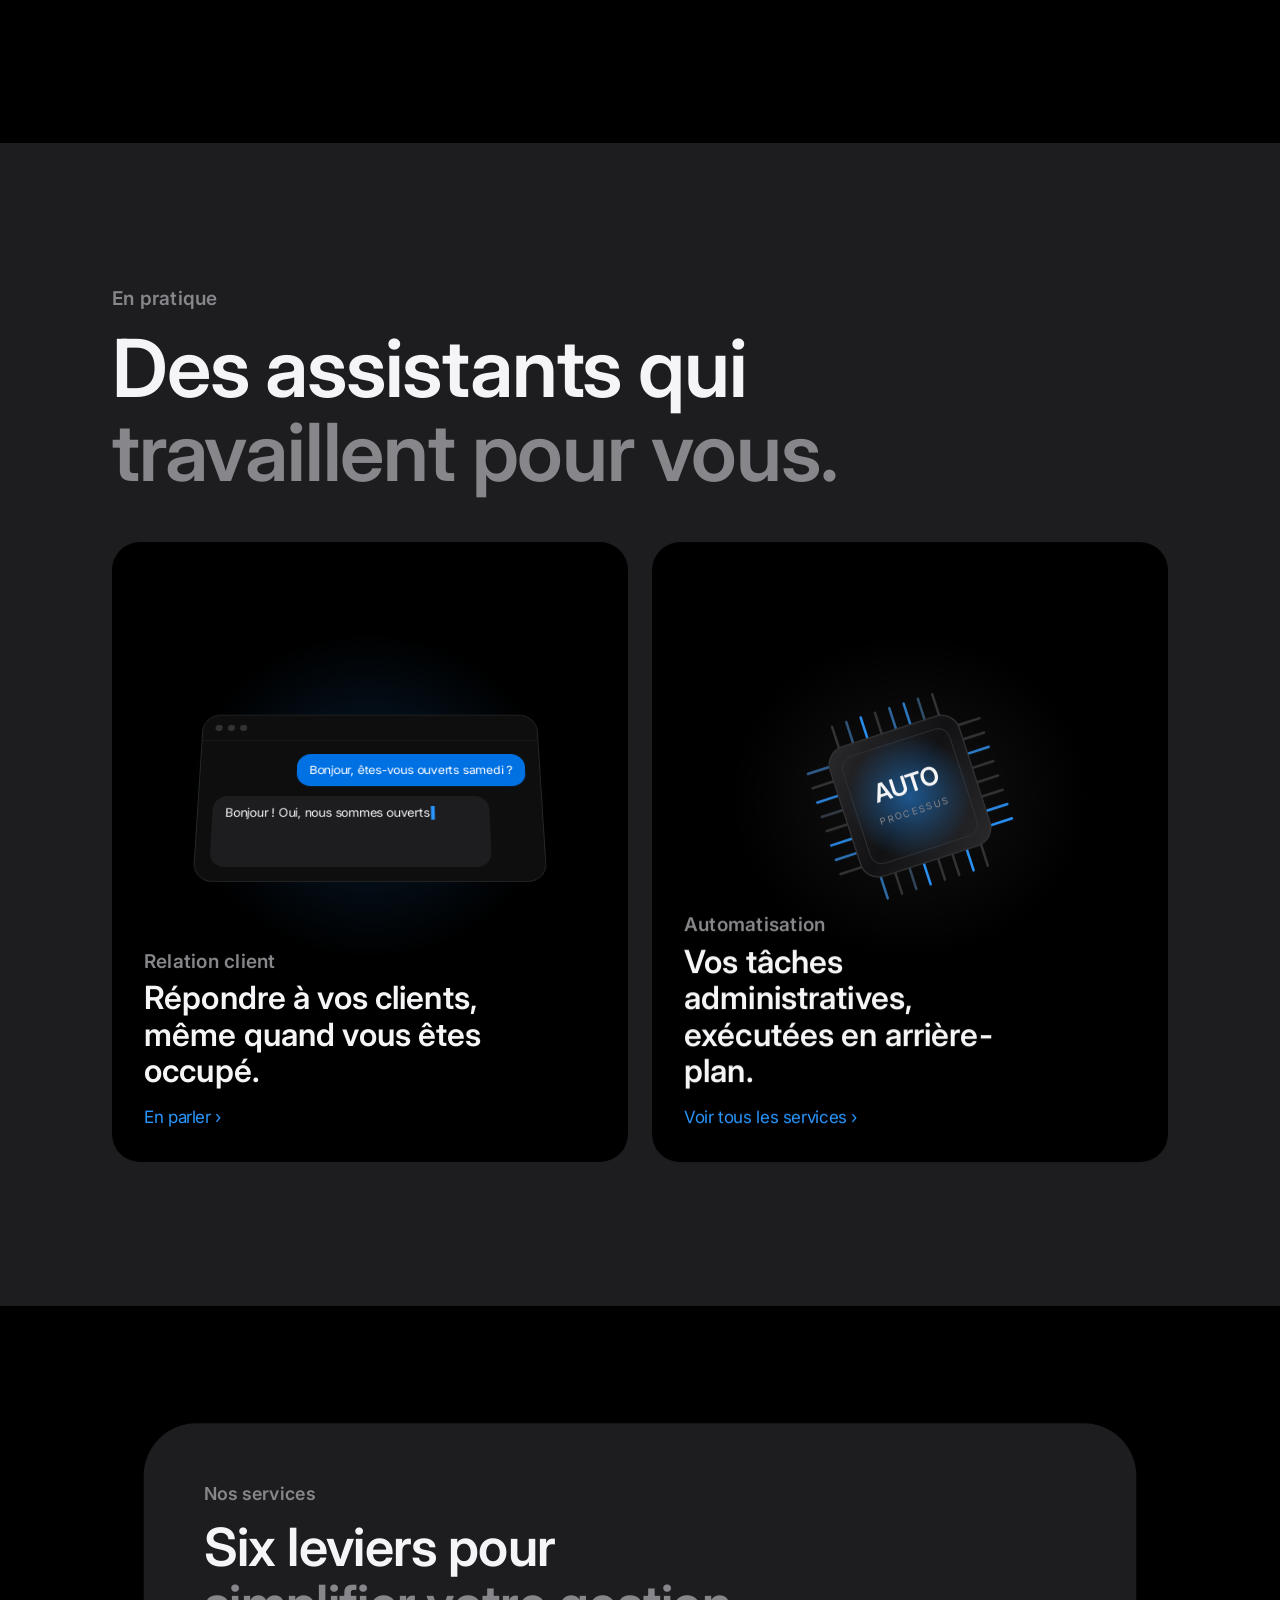
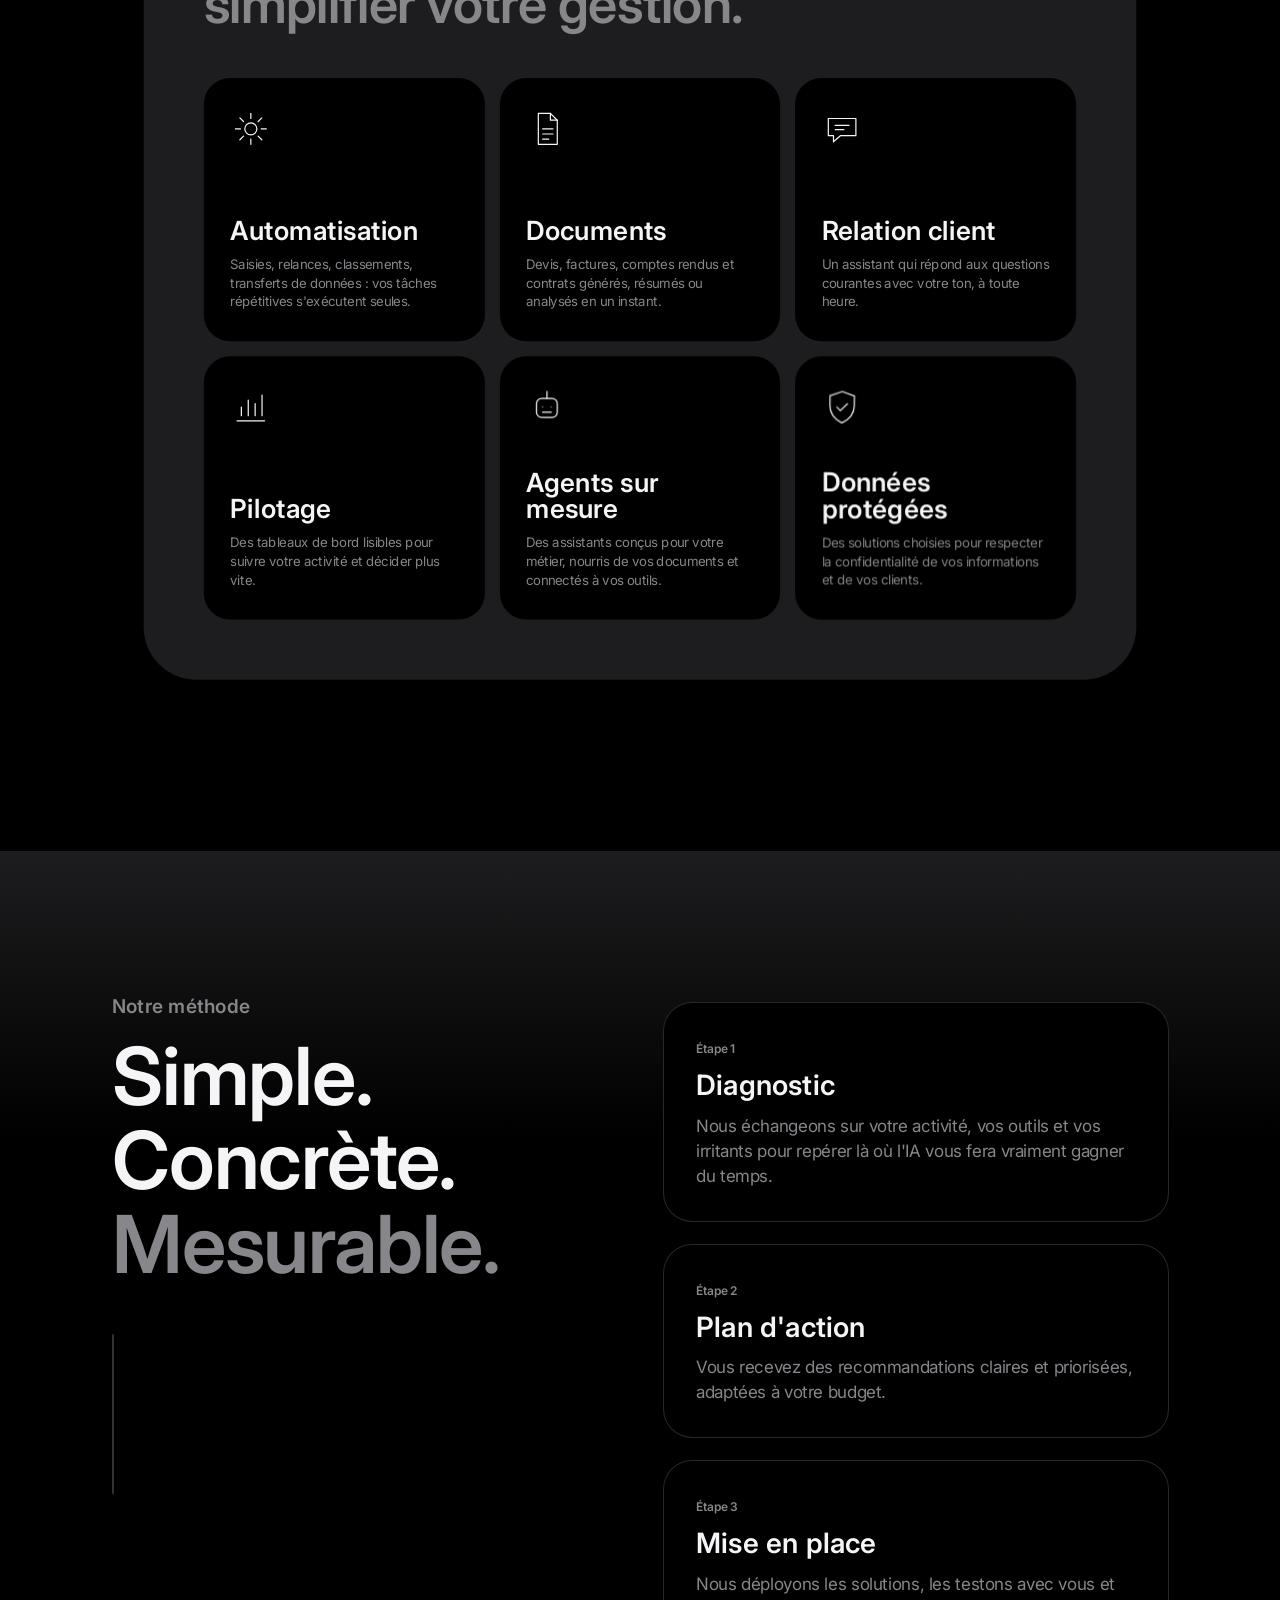
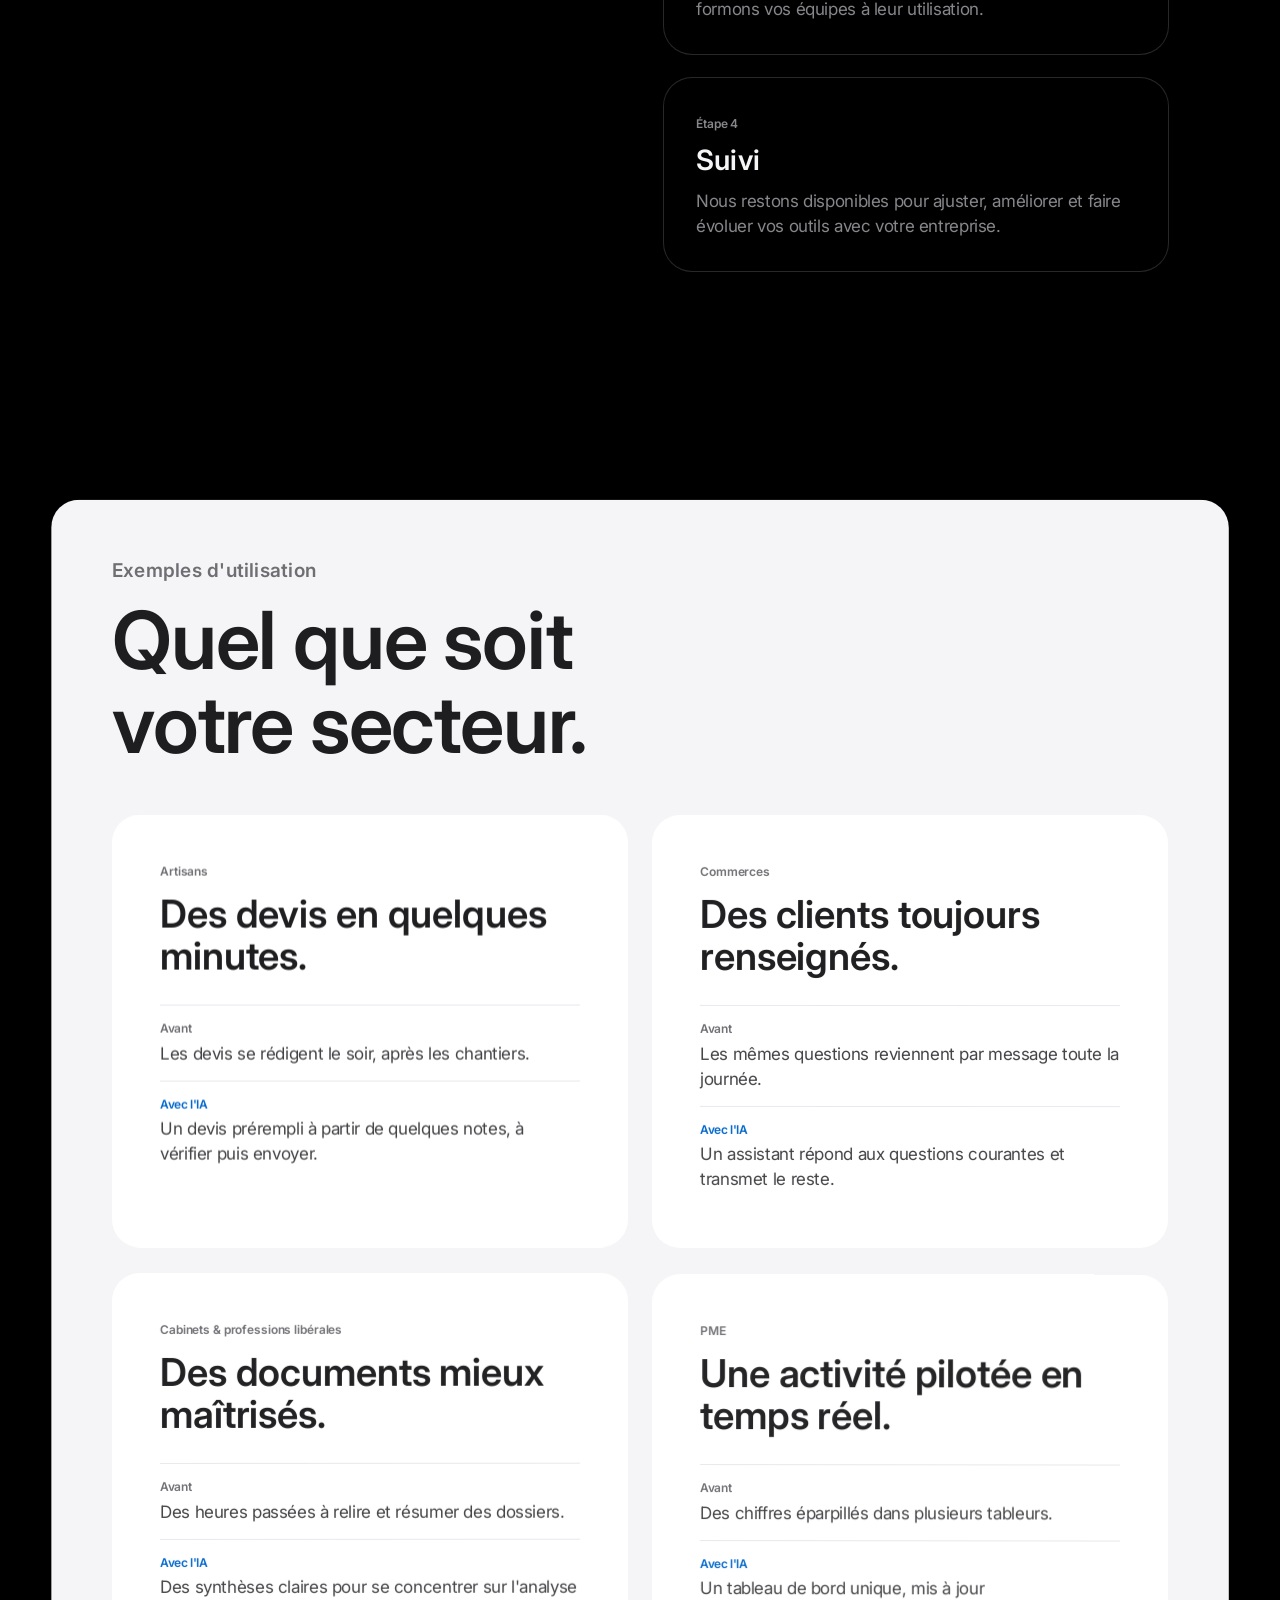
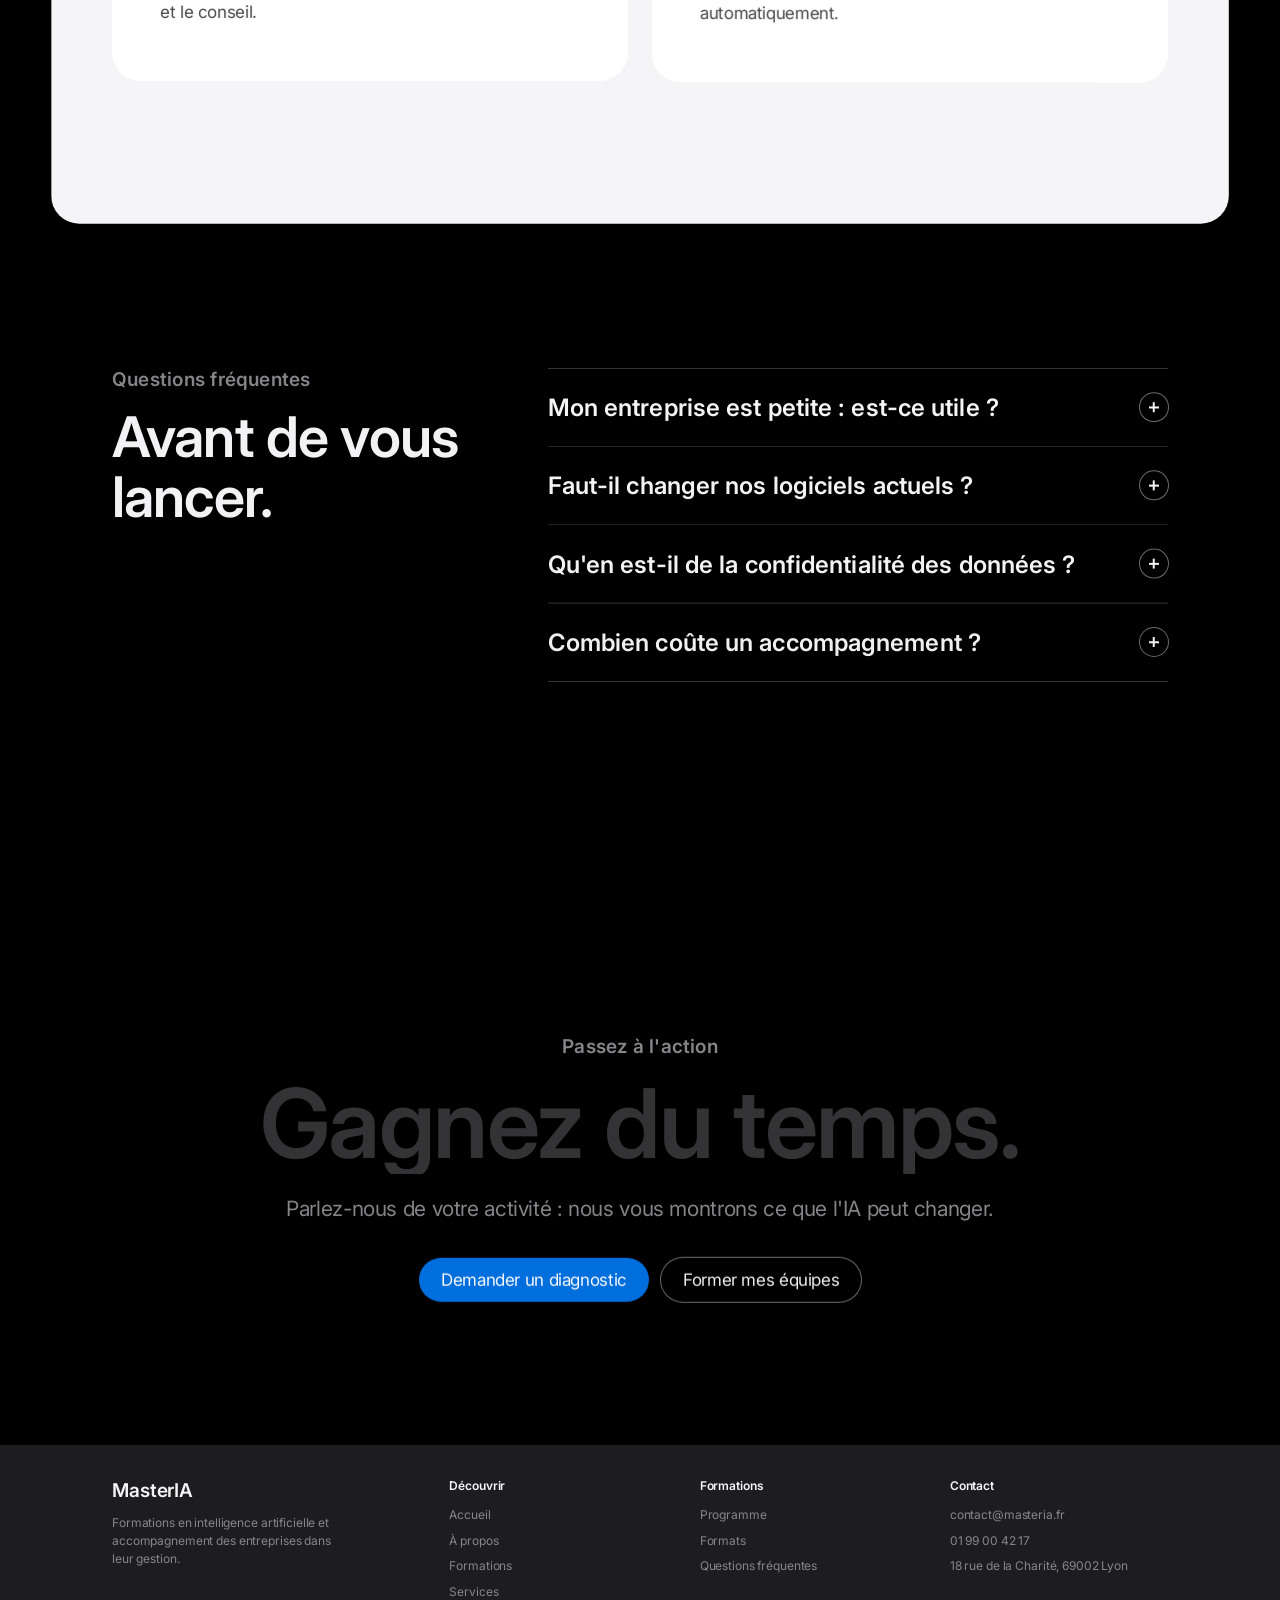
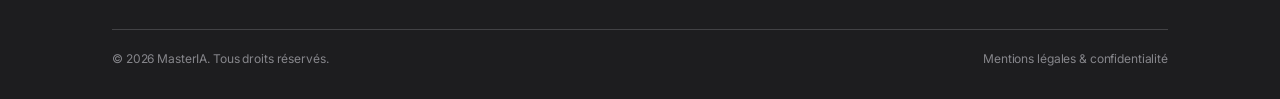
<file: services.html>
<!doctype html>
<html lang="fr">
<head>
  <meta charset="utf-8">
  <meta name="viewport" content="width=device-width, initial-scale=1, viewport-fit=cover">
  <title>Services aux entreprises — MasterIA</title>
  <meta name="description" content="MasterIA aide les entreprises à simplifier leur gestion grâce à l'IA : automatisation, documents, relation client, pilotage.">
  <meta name="theme-color" content="#000000">
  <meta property="og:title" content="Services aux entreprises — MasterIA">
  <meta property="og:description" content="MasterIA aide les entreprises à simplifier leur gestion grâce à l'IA : automatisation, documents, relation client, pilotage.">
  <meta property="og:type" content="website">
  <link rel="icon" href="data:image/svg+xml,%3Csvg xmlns='http://www.w3.org/2000/svg' viewBox='0 0 24 24'%3E%3Crect width='24' height='24' rx='6' fill='%23000'/%3E%3Ccircle cx='12' cy='12' r='7' fill='none' stroke='%23f5f5f7' stroke-width='1.6'/%3E%3Ccircle cx='12' cy='12' r='2.4' fill='%232997ff'/%3E%3C/svg%3E">
  <link rel="preconnect" href="https://fonts.googleapis.com">
  <link rel="preconnect" href="https://fonts.gstatic.com" crossorigin>
  <link href="https://fonts.googleapis.com/css2?family=Inter:wght@400;500;600&display=swap" rel="stylesheet">
  <link rel="stylesheet" href="css/style.css">
</head>
<body>

  <a class="skip" href="#contenu">Aller au contenu</a>

  <!-- Navigation globale -->
  <header class="gnav">
    <div class="gnav__inner">
      <a href="index.html" class="gnav__logo" aria-label="MasterIA, accueil">
        <svg viewBox="0 0 24 24" width="18" height="18" aria-hidden="true"><circle cx="12" cy="12" r="10" fill="none" stroke="currentColor" stroke-width="1.6"/><circle cx="12" cy="12" r="3.2" fill="currentColor"/></svg>
      </a>
      <nav class="gnav__links" aria-label="Navigation principale">
        <a href="index.html">Accueil</a>
        <a href="apropos.html">À propos</a>
        <a href="formations.html">Formations</a>
        <a href="services.html" aria-current="page">Services</a>
        <a href="contact.html">Contact</a>
      </nav>
      <button class="gnav__burger" aria-label="Ouvrir le menu" aria-expanded="false" aria-controls="menu-mobile"><span></span><span></span></button>
    </div>
    <nav class="gnav__mobile" id="menu-mobile" aria-label="Menu mobile">
        <a href="index.html">Accueil</a>
        <a href="apropos.html">À propos</a>
        <a href="formations.html">Formations</a>
        <a href="services.html" aria-current="page">Services</a>
        <a href="contact.html">Contact</a>
    </nav>
  </header>

  <!-- Bandeau d'annonce -->
  <div class="strip">
    <p><span class="new">Nouveau</span> Sessions de formation IA pour les équipes, en présentiel ou à distance. <a href="formations.html" class="link">Découvrir le programme&nbsp;›</a></p>
  </div>

  <!-- Navigation locale -->
  <div class="lnav-wrap">
    <div class="lnav">
      <a href="#top" class="lnav__name">Services</a>
      <div class="lnav__right">
        <a href="#services" class="lnav__link">Services</a>
        <a href="#methode" class="lnav__link">Méthode</a>
        <a href="#exemples" class="lnav__link">Exemples</a>
        <a href="contact.html" class="pill pill--blue magnetic">Prendre rendez-vous</a>
      </div>
    </div>
  </div>

  <main id="top">
    <span id="contenu" tabindex="-1"></span>

    <!-- HERO -->
    <section class="hero hero--page" aria-label="Introduction">
      <div class="hero__stage">
        <canvas class="hero__canvas" data-shape="wave" data-y="0.38" aria-hidden="true"></canvas>
        <div class="hero__halo" aria-hidden="true"></div>
      </div>
      <div class="hero__content">
        <p class="hero__label"><span class="mask"><span>Services aux entreprises</span></span></p>
        <h1 class="hero__title">
          <span class="mask"><span>Votre gestion,</span></span>
          <span class="mask"><span><em>augmentée par l'IA.</em></span></span>
        </h1>
        <p class="hero__sub"><span class="mask"><span>Moins de tâches répétitives. Plus de temps pour votre métier.</span></span></p>
        <div class="hero__cta">
          <span class="capsule">Diagnostic · Mise en place · Suivi</span>
          <a href="contact.html" class="pill pill--blue pill--lg magnetic">Demander un diagnostic</a>
        </div>
      </div>
      <div class="hero__scroll" aria-hidden="true"><span>Défiler</span><i></i></div>
    </section>

    <!-- INTRO -->
    <section class="manifesto" aria-label="Notre promesse">
      <div class="container">
        <p class="eyebrow">Notre promesse</p>
        <p class="manifesto__text" data-split>
          Nous analysons votre fonctionnement, nous repérons les tâches qui vous coûtent du temps, puis nous mettons en place des solutions d'IA simples, fiables et adaptées à votre activité.
        </p>
      </div>
    </section>

    <!-- DEUX PILIERS -->
    <section class="pillars" aria-label="Exemples de solutions">
      <div class="container">
        <header class="section-head reveal">
          <p class="eyebrow">En pratique</p>
          <h2 class="h-display">Des assistants qui<br><span class="muted">travaillent pour vous.</span></h2>
        </header>
        <div class="pillars__grid">
          <article class="frame frame--learn reveal-frame">
            <div class="frame__visual parallax" data-speed="-0.12" aria-hidden="true">
              <div class="screen">
                <div class="screen__bar"><i></i><i></i><i></i></div>
                <div class="screen__body">
                  <div class="screen__msg screen__msg--user">Bonjour, êtes-vous ouverts samedi&nbsp;?</div>
                  <div class="screen__msg screen__msg--ai">
                    <span class="typing" data-text="Bonjour ! Oui, nous sommes ouverts samedi de 9 h à 12 h. Souhaitez-vous que je vous réserve un créneau ?"></span>
                  </div>
                </div>
              </div>
            </div>
            <div class="frame__copy">
              <p class="product-label">Relation client</p>
              <h3 class="h-frame">Répondre à vos clients, même quand vous êtes occupé.</h3>
              <a href="contact.html" class="link">En parler ›</a>
            </div>
          </article>
          <article class="frame frame--manage reveal-frame">
            <div class="frame__visual parallax" data-speed="-0.12" aria-hidden="true">
              <svg class="chip" viewBox="0 0 300 300">
                <defs>
                  <linearGradient id="chipFace2" x1="0" y1="0" x2="1" y2="1">
                    <stop offset="0" stop-color="#2a2a2d"/><stop offset=".5" stop-color="#121214"/><stop offset="1" stop-color="#2a2a2d"/>
                  </linearGradient>
                  <radialGradient id="chipCore2" cx=".5" cy=".5" r=".5">
                    <stop offset="0" stop-color="#2997ff" stop-opacity=".55"/><stop offset="1" stop-color="#2997ff" stop-opacity="0"/>
                  </radialGradient>
                </defs>
                <g class="chip__pins" stroke="#6e6e73" stroke-width="3" stroke-linecap="round"></g>
                <rect x="70" y="70" width="160" height="160" rx="22" fill="url(#chipFace2)" stroke="#333336" stroke-width="1.5"/>
                <rect x="84" y="84" width="132" height="132" rx="14" fill="none" stroke="#333336"/>
                <circle class="chip__glow" cx="150" cy="150" r="70" fill="url(#chipCore2)"/>
                <text x="150" y="146" text-anchor="middle" fill="#f5f5f7" font-family="Inter, sans-serif" font-weight="600" font-size="30" letter-spacing="-.5">AUTO</text>
                <text x="150" y="172" text-anchor="middle" fill="#86868b" font-family="Inter, sans-serif" font-size="11" letter-spacing="2">PROCESSUS</text>
              </svg>
            </div>
            <div class="frame__copy">
              <p class="product-label">Automatisation</p>
              <h3 class="h-frame">Vos tâches administratives, exécutées en arrière-plan.</h3>
              <a href="#services" class="link">Voir tous les services ›</a>
            </div>
          </article>
        </div>
      </div>
    </section>

    <!-- SERVICES -->
    <section class="manage" id="services" aria-label="Nos services">
      <div class="container">
        <div class="panel">
          <header class="panel__head reveal">
            <p class="eyebrow">Nos services</p>
            <h2 class="h-panel">Six leviers pour<br><span class="muted">simplifier votre gestion.</span></h2>
          </header>
          <div class="tiles">
            <article class="tile">
              <svg class="tile__icon" viewBox="0 0 48 48" aria-hidden="true"><path d="M24 6v6M24 36v6M6 24h6M36 24h6M11.3 11.3l4.2 4.2M32.5 32.5l4.2 4.2M11.3 36.7l4.2-4.2M32.5 15.5l4.2-4.2"/><circle cx="24" cy="24" r="7"/></svg>
              <h3 class="tile__stat">Automatisation</h3>
              <p class="tile__text">Saisies, relances, classements, transferts de données : vos tâches répétitives s'exécutent seules.</p>
            </article>
            <article class="tile">
              <svg class="tile__icon" viewBox="0 0 48 48" aria-hidden="true"><path d="M14 6h14l8 8v28H14z"/><path d="M28 6v8h8M19 24h12M19 30h12M19 36h7"/></svg>
              <h3 class="tile__stat">Documents</h3>
              <p class="tile__text">Devis, factures, comptes rendus et contrats générés, résumés ou analysés en un instant.</p>
            </article>
            <article class="tile">
              <svg class="tile__icon" viewBox="0 0 48 48" aria-hidden="true"><path d="M8 12h32v20H22l-8 7v-7H8z"/><path d="M16 20h16M16 25h10"/></svg>
              <h3 class="tile__stat">Relation client</h3>
              <p class="tile__text">Un assistant qui répond aux questions courantes avec votre ton, à toute heure.</p>
            </article>
            <article class="tile">
              <svg class="tile__icon" viewBox="0 0 48 48" aria-hidden="true"><path d="M8 40h32"/><path d="M13 34V24M21 34V16M29 34V20M37 34V10"/></svg>
              <h3 class="tile__stat">Pilotage</h3>
              <p class="tile__text">Des tableaux de bord lisibles pour suivre votre activité et décider plus vite.</p>
            </article>
            <article class="tile">
              <svg class="tile__icon" viewBox="0 0 48 48" aria-hidden="true"><rect x="12" y="14" width="24" height="22" rx="6"/><path d="M24 6v8M19 24h.01M29 24h.01M19 30h10"/></svg>
              <h3 class="tile__stat">Agents sur mesure</h3>
              <p class="tile__text">Des assistants conçus pour votre métier, nourris de vos documents et connectés à vos outils.</p>
            </article>
            <article class="tile">
              <svg class="tile__icon" viewBox="0 0 48 48" aria-hidden="true"><path d="M24 6l14 5v11c0 9-6 16-14 20-8-4-14-11-14-20V11z"/><path d="M18 24l4 4 8-8"/></svg>
              <h3 class="tile__stat">Données protégées</h3>
              <p class="tile__text">Des solutions choisies pour respecter la confidentialité de vos informations et de vos clients.</p>
            </article>
          </div>
        </div>
      </div>
    </section>

    <!-- MÉTHODE -->
    <section class="method band-carbon" id="methode" aria-label="Notre méthode">
      <div class="container method__grid">
        <div class="method__sticky">
          <p class="eyebrow">Notre méthode</p>
          <h2 class="h-display">Simple.<br>Concrète.<br><span class="muted">Mesurable.</span></h2>
          <div class="method__line" aria-hidden="true"><i></i></div>
        </div>
        <ol class="method__steps">
          <li class="step">
            <span class="step__num">Étape 1</span>
            <h3 class="step__title">Diagnostic</h3>
            <p class="step__text">Nous échangeons sur votre activité, vos outils et vos irritants pour repérer là où l'IA vous fera vraiment gagner du temps.</p>
          </li>
          <li class="step">
            <span class="step__num">Étape 2</span>
            <h3 class="step__title">Plan d'action</h3>
            <p class="step__text">Vous recevez des recommandations claires et priorisées, adaptées à votre budget.</p>
          </li>
          <li class="step">
            <span class="step__num">Étape 3</span>
            <h3 class="step__title">Mise en place</h3>
            <p class="step__text">Nous déployons les solutions, les testons avec vous et formons vos équipes à leur utilisation.</p>
          </li>
          <li class="step">
            <span class="step__num">Étape 4</span>
            <h3 class="step__title">Suivi</h3>
            <p class="step__text">Nous restons disponibles pour ajuster, améliorer et faire évoluer vos outils avec votre entreprise.</p>
          </li>
        </ol>
      </div>
    </section>

    <!-- EXEMPLES -->
    <section class="audience" id="exemples" aria-label="Exemples d'utilisation">
      <div class="container">
        <header class="section-head reveal">
          <p class="eyebrow eyebrow--dark">Exemples d'utilisation</p>
          <h2 class="h-display">Quel que soit<br>votre secteur.</h2>
        </header>
        <div class="audience__grid audience__grid--4">
          <article class="pale-card pale-card--compact reveal-card">
            <p class="pale-card__label">Artisans</p>
            <h3 class="pale-card__title">Des devis en quelques minutes.</h3>
            <dl class="pale-card__row">
              <div><dt>Avant</dt><dd>Les devis se rédigent le soir, après les chantiers.</dd></div>
              <div class="after"><dt>Avec l'IA</dt><dd>Un devis prérempli à partir de quelques notes, à vérifier puis envoyer.</dd></div>
            </dl>
          </article>
          <article class="pale-card pale-card--compact reveal-card">
            <p class="pale-card__label">Commerces</p>
            <h3 class="pale-card__title">Des clients toujours renseignés.</h3>
            <dl class="pale-card__row">
              <div><dt>Avant</dt><dd>Les mêmes questions reviennent par message toute la journée.</dd></div>
              <div class="after"><dt>Avec l'IA</dt><dd>Un assistant répond aux questions courantes et transmet le reste.</dd></div>
            </dl>
          </article>
          <article class="pale-card pale-card--compact reveal-card">
            <p class="pale-card__label">Cabinets &amp; professions libérales</p>
            <h3 class="pale-card__title">Des documents mieux maîtrisés.</h3>
            <dl class="pale-card__row">
              <div><dt>Avant</dt><dd>Des heures passées à relire et résumer des dossiers.</dd></div>
              <div class="after"><dt>Avec l'IA</dt><dd>Des synthèses claires pour se concentrer sur l'analyse et le conseil.</dd></div>
            </dl>
          </article>
          <article class="pale-card pale-card--compact reveal-card">
            <p class="pale-card__label">PME</p>
            <h3 class="pale-card__title">Une activité pilotée en temps réel.</h3>
            <dl class="pale-card__row">
              <div><dt>Avant</dt><dd>Des chiffres éparpillés dans plusieurs tableurs.</dd></div>
              <div class="after"><dt>Avec l'IA</dt><dd>Un tableau de bord unique, mis à jour automatiquement.</dd></div>
            </dl>
          </article>
        </div>
      </div>
    </section>

    <!-- FAQ -->
    <section class="faq" id="faq" aria-label="Questions fréquentes">
      <div class="container faq__grid">
        <header class="reveal">
          <p class="eyebrow">Questions fréquentes</p>
          <h2 class="h-panel">Avant de vous lancer.</h2>
        </header>
        <div class="faq__list reveal-stagger">
          <div class="faq__item">
            <button class="faq__q" aria-expanded="false">Mon entreprise est petite : est-ce utile&nbsp;?<span class="faq__icon" aria-hidden="true"></span></button>
            <div class="faq__a"><p>Oui, c'est souvent là que les gains sont les plus visibles : chaque heure économisée sur l'administratif compte. Nous adaptons les solutions à votre taille.</p></div>
          </div>
          <div class="faq__item">
            <button class="faq__q" aria-expanded="false">Faut-il changer nos logiciels actuels&nbsp;?<span class="faq__icon" aria-hidden="true"></span></button>
            <div class="faq__a"><p>Rarement. Nous partons de vos outils existants et privilégions des solutions qui s'y connectent.</p></div>
          </div>
          <div class="faq__item">
            <button class="faq__q" aria-expanded="false">Qu'en est-il de la confidentialité des données&nbsp;?<span class="faq__icon" aria-hidden="true"></span></button>
            <div class="faq__a"><p>C'est un critère central dans le choix des outils. Nous vous expliquons où vont vos données et définissons ensemble des règles d'usage claires.</p></div>
          </div>
          <div class="faq__item">
            <button class="faq__q" aria-expanded="false">Combien coûte un accompagnement&nbsp;?<span class="faq__icon" aria-hidden="true"></span></button>
            <div class="faq__a"><p>Chaque projet est différent. Après un premier échange, nous vous transmettons une proposition détaillée adaptée à vos besoins.</p></div>
          </div>
        </div>
      </div>
    </section>

    <!-- CTA -->
    <section class="cta" aria-label="Demander un diagnostic">
      <div class="cta__glow" aria-hidden="true"></div>
      <div class="container cta__inner">
        <p class="eyebrow">Passez à l'action</p>
        <h2 class="cta__title" data-fill>Gagnez du temps.</h2>
        <p class="cta__sub">Parlez-nous de votre activité : nous vous montrons ce que l'IA peut changer.</p>
        <div class="cta__actions">
          <a href="contact.html" class="pill pill--blue pill--lg magnetic">Demander un diagnostic</a>
          <a href="formations.html" class="pill pill--outline pill--lg magnetic">Former mes équipes</a>
        </div>
      </div>
    </section>
  </main>

  <footer class="footer">
    <div class="container">
      <div class="footer__cols">
        <div>
          <a href="index.html" class="footer__brand">MasterIA</a>
          <p class="footer__about">Formations en intelligence artificielle et accompagnement des entreprises dans leur gestion.</p>
        </div>
        <div>
          <h3>Découvrir</h3>
          <ul>
            <li><a href="index.html">Accueil</a></li>
            <li><a href="apropos.html">À propos</a></li>
            <li><a href="formations.html">Formations</a></li>
            <li><a href="services.html">Services</a></li>
          </ul>
        </div>
        <div>
          <h3>Formations</h3>
          <ul>
            <li><a href="formations.html#programme">Programme</a></li>
            <li><a href="formations.html#formats">Formats</a></li>
            <li><a href="formations.html#faq">Questions fréquentes</a></li>
          </ul>
        </div>
        <div>
          <h3>Contact</h3>
          <ul>
            <li><a href="mailto:contact@masteria.fr">contact@masteria.fr</a></li>
            <li><a href="tel:+33199004217">01 99 00 42 17</a></li>
            <li>18 rue de la Charité, 69002 Lyon</li>
          </ul>
        </div>
      </div>
      <div class="footer__bottom">
        <p>© <span data-year>2026</span> MasterIA. Tous droits réservés.</p>
        <a href="mentions-legales.html">Mentions légales &amp; confidentialité</a>
      </div>
    </div>
  </footer>

  <script src="js/vendor/gsap.min.js"></script>
  <script src="js/vendor/ScrollTrigger.min.js"></script>
  <script src="js/main.js"></script>
</body>
</html>
</file>
<file: css/style.css>
/* =========================================================
   MasterIA — feuille de style
   Direction artistique : galerie sombre, scène noire,
   typographie sculpturale, bleu réservé aux actions.
   ========================================================= */

:root {
  /* Couleurs */
  --color-obsidian: #000000;
  --color-graphite: #0e0e0e;
  --color-carbon: #1d1d1f;
  --gradient-carbon: linear-gradient(#1d1d1f, #000000 288px);
  --color-steel: #333336;
  --color-slate: #6e6e73;
  --color-ash: #86868b;
  --color-porcelain: #f5f5f7;
  --color-white: #ffffff;
  --color-apple-blue: #0071e3;
  --color-electric-link: #2997ff;
  --color-cobalt-link: #0066cc;
  --color-copper-new: #b64400;
  --color-optical-yellow: #ffd500;

  /* Typographie */
  --font-text: 'SF Pro Text', Inter, ui-sans-serif, system-ui, -apple-system, BlinkMacSystemFont, "Segoe UI", Roboto, sans-serif;
  --font-display: 'SF Pro Display', Inter, ui-sans-serif, system-ui, -apple-system, BlinkMacSystemFont, "Segoe UI", Roboto, sans-serif;

  /* Rayons */
  --radius-cards: 28px;
  --radius-links: 10px;
  --radius-pills: 9999px;
  --radius-buttons: 170px;
  --radius-navigation: 20px;
  --radius-compact: 36px;

  /* Contours */
  --shadow-subtle: rgb(40, 40, 40) 0 0 0 1px;
  --shadow-subtle-2: rgb(110, 110, 115) 0 0 0 1px;

  --container: 1120px;
  --gutter: clamp(16px, 4vw, 32px);
  --ease: cubic-bezier(.22, 1, .36, 1);
}

/* ---------- Base ---------- */
*, *::before, *::after { box-sizing: border-box; }
html { -webkit-text-size-adjust: 100%; }
body {
  margin: 0;
  background: var(--color-obsidian);
  color: var(--color-porcelain);
  font-family: var(--font-text);
  font-size: 17px;
  line-height: 1.47;
  letter-spacing: -0.374px;
  -webkit-font-smoothing: antialiased;
  -moz-osx-font-smoothing: grayscale;
  overflow-x: hidden;
}
body.is-loading { overflow: hidden; }
img, svg, canvas { display: block; max-width: 100%; }
a { color: inherit; text-decoration: none; }
h1, h2, h3, p, ol, ul, dl, dd { margin: 0; padding: 0; }
ol, ul { list-style: none; }
::selection { background: var(--color-apple-blue); color: #fff; }
:focus-visible { outline: 2px solid var(--color-apple-blue); outline-offset: 2px; border-radius: 6px; }

.container { width: 100%; max-width: var(--container); margin: 0 auto; padding: 0 var(--gutter); }
.muted { color: var(--color-ash); }

/* ---------- Typographie ---------- */
.eyebrow {
  font-family: var(--font-display);
  font-size: 19px; font-weight: 600; line-height: 1.21; letter-spacing: 0.228px;
  color: var(--color-ash);
  margin-bottom: 16px;
}
.eyebrow--dark { color: var(--color-slate); }
.product-label {
  font-family: var(--font-display);
  font-size: 19px; font-weight: 600; line-height: 1.21; letter-spacing: 0.228px;
  color: var(--color-ash);
}
.h-display {
  font-family: var(--font-display);
  font-weight: 600;
  font-size: clamp(40px, 6.6vw, 80px);
  line-height: 1.05;
  letter-spacing: -0.015em;
  color: var(--color-porcelain);
}
.h-panel {
  font-family: var(--font-display);
  font-weight: 600;
  font-size: clamp(32px, 4.4vw, 56px);
  line-height: 1.07;
  letter-spacing: -0.015em;
}
.h-frame {
  font-family: var(--font-display);
  font-weight: 600;
  font-size: clamp(24px, 2.6vw, 32px);
  line-height: 1.13;
  letter-spacing: 0.004em;
  margin: 8px 0 16px;
  max-width: 18ch;
}

.link { color: var(--color-electric-link); font-size: 17px; transition: opacity .2s; }
.link:hover { text-decoration: underline; text-underline-offset: 3px; }
.link--lg { font-size: 21px; letter-spacing: 0.231px; }
.link--cobalt { color: var(--color-cobalt-link); }

/* ---------- Pastilles / boutons ---------- */
.pill {
  display: inline-flex; align-items: center; justify-content: center;
  font-size: 12px; line-height: 16px; letter-spacing: -0.12px; font-weight: 400;
  padding: 7px 14px;
  border-radius: var(--radius-buttons);
  white-space: nowrap;
  transition: background-color .25s var(--ease), color .25s, box-shadow .25s;
  will-change: transform;
}
.pill--blue { background: var(--color-apple-blue); color: #fff; }
.pill--blue:hover { background: #0077ed; }
.pill--outline { background: transparent; color: var(--color-porcelain); box-shadow: var(--shadow-subtle-2); border-radius: var(--radius-pills); }
.pill--outline:hover { background: rgba(255,255,255,.06); }
.pill--lg { font-size: 17px; line-height: 1.18; letter-spacing: -0.374px; padding: 12px 22px; }
.capsule {
  display: inline-flex; align-items: center;
  background: rgba(66,66,69,.72);
  color: rgba(255,255,255,.8);
  border-radius: var(--radius-compact);
  font-size: 14px; line-height: 20px; letter-spacing: -0.224px;
  padding: 10px 18px;
  -webkit-backdrop-filter: blur(20px); backdrop-filter: blur(20px);
}

/* ---------- Préchargeur ---------- */
.loader {
  position: fixed; inset: 0; z-index: 100;
  background: #000;
  display: grid; place-content: center; justify-items: center; gap: 24px;
}
.loader__word {
  font-family: var(--font-display); font-weight: 600;
  font-size: clamp(32px, 5vw, 48px); letter-spacing: -0.02em;
  display: flex; overflow: hidden;
}
.loader__word span { display: inline-block; }
.loader__word .is-accent { color: var(--color-electric-link); }
.loader__bar { width: 120px; height: 2px; background: var(--color-steel); border-radius: 2px; overflow: hidden; }
.loader__bar i { display: block; height: 100%; width: 100%; background: var(--color-porcelain); transform-origin: left; transform: scaleX(0); }
.no-js .loader, .loader.is-done { display: none; }

/* ---------- Navigation globale ---------- */
.gnav { position: relative; z-index: 30; background: #000; }
.gnav__inner {
  height: 44px; max-width: 1024px; margin: 0 auto; padding: 0 var(--gutter);
  display: flex; align-items: center; justify-content: space-between; gap: 24px;
}
.gnav__logo { color: #ccc; display: flex; transition: color .2s; }
.gnav__logo:hover { color: #fff; }
.gnav__links { display: flex; flex: 1; justify-content: space-between; max-width: 720px; margin-left: 32px; }
.gnav__links a {
  font-size: 12px; line-height: 1.33; letter-spacing: -0.12px;
  color: rgba(255,255,255,.8); transition: color .2s;
}
.gnav__links a:hover, .gnav__links a[aria-current] { color: #fff; }
.gnav__burger { display: none; background: none; border: 0; padding: 10px; cursor: pointer; }
.gnav__burger span { display: block; width: 16px; height: 1.5px; background: #ccc; margin: 4px 0; transition: transform .3s var(--ease); }
.gnav.is-open .gnav__burger span:first-child { transform: translateY(2.75px) rotate(45deg); }
.gnav.is-open .gnav__burger span:last-child { transform: translateY(-2.75px) rotate(-45deg); }
.gnav__mobile { display: none; }

/* ---------- Bandeau ---------- */
.strip {
  background: var(--color-carbon);
  text-align: center;
  padding: 16px var(--gutter);
  font-size: 14px; line-height: 20px; letter-spacing: -0.224px;
  color: var(--color-porcelain);
}
.strip .link { font-size: 14px; }
.new { color: var(--color-copper-new); font-weight: 600; font-size: 12px; letter-spacing: -0.12px; margin-right: 6px; }

/* ---------- Navigation locale ---------- */
.lnav-wrap { position: sticky; top: 0; z-index: 25; padding: 10px var(--gutter) 0; pointer-events: none; }
.lnav {
  pointer-events: auto;
  max-width: 1024px; margin: 0 auto;
  height: 52px; padding: 0 12px 0 20px;
  display: flex; align-items: center; justify-content: space-between;
  background: rgba(14,14,14,.72);
  -webkit-backdrop-filter: saturate(180%) blur(20px); backdrop-filter: saturate(180%) blur(20px);
  border-radius: var(--radius-navigation);
  box-shadow: var(--shadow-subtle);
}
.lnav__name { font-family: var(--font-display); font-size: 19px; font-weight: 600; letter-spacing: 0.228px; }
.lnav__right { display: flex; align-items: center; gap: 24px; }
.lnav__link { font-size: 14px; color: rgba(245,245,247,.8); transition: color .2s; }
.lnav__link:hover, .lnav__link.is-active { color: var(--color-porcelain); }

/* ---------- HERO ---------- */
.hero {
  position: relative;
  min-height: 100svh;
  margin-top: -62px; /* glisse sous la navigation locale */
  display: flex; flex-direction: column; justify-content: flex-end;
  background: var(--color-obsidian);
  overflow: hidden;
  isolation: isolate;
}
.hero__stage { position: absolute; inset: 0; z-index: -1; }
.hero__canvas { position: absolute; inset: 0; width: 100%; height: 100%; }
.hero__halo {
  position: absolute; left: 50%; top: 36%;
  width: min(80vw, 760px); aspect-ratio: 1; transform: translate(-50%, -50%);
  background: radial-gradient(circle, rgba(41,151,255,.20) 0%, rgba(0,113,227,.08) 35%, transparent 65%);
  pointer-events: none;
}
.hero__content {
  position: relative;
  text-align: center;
  padding: 0 var(--gutter) clamp(72px, 11vh, 120px);
}
.hero__label {
  font-family: var(--font-display); font-weight: 600;
  font-size: 32px; line-height: 1.13; letter-spacing: 0.128px;
  color: var(--color-porcelain);
  margin-bottom: 8px;
}
.hero__title {
  font-family: var(--font-display); font-weight: 600;
  font-size: clamp(44px, 8vw, 96px);
  line-height: 1.04; letter-spacing: -0.015em;
  color: var(--color-porcelain);
}
.hero__title em {
  font-style: normal;
  background: linear-gradient(90deg, #f5f5f7 0%, #2997ff 55%, #f5f5f7 100%);
  background-size: 200% 100%;
  -webkit-background-clip: text; background-clip: text; color: transparent;
  animation: sheen 6s linear infinite;
}
@keyframes sheen { to { background-position: -200% 0; } }
.hero__sub { margin-top: 16px; font-size: clamp(17px, 2vw, 21px); color: var(--color-ash); letter-spacing: 0.231px; }
.hero__cta { margin-top: 32px; display: flex; flex-wrap: wrap; gap: 12px; justify-content: center; align-items: center; }
.mask { display: block; overflow: hidden; padding-bottom: .06em; }
.mask > span { display: inline-block; }
.hero__scroll {
  position: absolute; left: 50%; bottom: 20px; transform: translateX(-50%);
  display: flex; flex-direction: column; align-items: center; gap: 8px;
  font-size: 12px; color: var(--color-ash); letter-spacing: 0.04em;
}
.hero__scroll i { width: 1px; height: 28px; background: linear-gradient(var(--color-ash), transparent); animation: drip 1.8s var(--ease) infinite; transform-origin: top; }
@keyframes drip { 0% { transform: scaleY(0); } 50% { transform: scaleY(1); } 100% { transform: scaleY(1); opacity: 0; } }

/* ---------- Manifeste ---------- */
.manifesto { padding: clamp(120px, 18vw, 210px) 0 clamp(90px, 12vw, 144px); }
.manifesto__text {
  font-family: var(--font-display); font-weight: 600;
  font-size: clamp(28px, 4.2vw, 56px);
  line-height: 1.14; letter-spacing: -0.015em;
  max-width: 22ch;
  margin-bottom: 32px;
}
.manifesto__text .w { display: inline-block; opacity: .16; will-change: opacity; }

/* ---------- Bandes ---------- */
.band-carbon { background: var(--gradient-carbon); }
.section-head { margin-bottom: 48px; }

/* ---------- Piliers ---------- */
.pillars { padding: clamp(90px, 12vw, 144px) 0; background: var(--color-carbon); }
.pillars__grid { display: grid; grid-template-columns: 1fr 1fr; gap: 24px; }
.frame {
  position: relative;
  background: var(--color-obsidian);
  border-radius: var(--radius-cards);
  overflow: hidden;
  min-height: 620px;
  display: flex; flex-direction: column; justify-content: flex-end;
  isolation: isolate;
}
.frame__visual {
  position: absolute; inset: 0 0 34% 0; z-index: -1;
  display: grid; place-items: center;
}
.frame__copy { padding: 32px; }
.frame--learn .frame__visual::before,
.frame--manage .frame__visual::before {
  content: ""; position: absolute; inset: 10% 15%;
  background: radial-gradient(closest-side, rgba(41,151,255,.18), transparent);
  z-index: -1;
}
.frame--manage .frame__visual::before { background: radial-gradient(closest-side, rgba(245,245,247,.08), transparent); }

/* Écran de démonstration */
.screen {
  width: min(84%, 380px);
  background: #0e0e0e;
  border-radius: 20px;
  box-shadow: var(--shadow-subtle);
  overflow: hidden;
  transform: perspective(1200px) rotateX(8deg);
}
.screen__bar { display: flex; gap: 6px; padding: 12px 14px; border-bottom: 1px solid #1d1d1f; }
.screen__bar i { width: 8px; height: 8px; border-radius: 50%; background: var(--color-steel); }
.screen__body { padding: 16px; display: grid; gap: 12px; font-size: 14px; line-height: 1.43; letter-spacing: -0.224px; }
.screen__msg { padding: 10px 14px; border-radius: 16px; max-width: 88%; }
.screen__msg--user { justify-self: end; background: var(--color-apple-blue); color: #fff; }
.screen__msg--ai { background: var(--color-carbon); color: var(--color-porcelain); min-height: 84px; }
.typing::after { content: "▍"; color: var(--color-electric-link); animation: blink 1s steps(1) infinite; margin-left: 2px; }
@keyframes blink { 50% { opacity: 0; } }

/* Puce */
.chip { width: min(70%, 300px); height: auto; overflow: visible; }

/* ---------- Programme horizontal ---------- */
.program { background: #000; }
.program__pin { min-height: 100svh; display: flex; flex-direction: column; justify-content: center; padding: 90px 0 48px; overflow: hidden; }
.program__head { margin-bottom: 48px; }
.program__track {
  display: flex; gap: 20px;
  padding: 0 var(--gutter);
  padding-left: max(var(--gutter), calc((100vw - var(--container)) / 2 + var(--gutter)));
  width: max-content;
  will-change: transform;
}
.course {
  flex: 0 0 auto;
  width: clamp(280px, 30vw, 380px);
  min-height: 420px;
  background: var(--color-carbon);
  border-radius: var(--radius-cards);
  padding: 28px;
  display: flex; flex-direction: column; justify-content: space-between;
  transition: background-color .4s var(--ease);
}
.course:hover { background: #242426; }
.course__num {
  font-family: var(--font-display); font-weight: 600;
  font-size: clamp(80px, 9vw, 120px); line-height: 1; letter-spacing: -0.04em;
  background: linear-gradient(180deg, #f5f5f7 0%, #333336 100%);
  -webkit-background-clip: text; background-clip: text; color: transparent;
}
.course__level { font-size: 12px; font-weight: 600; letter-spacing: -0.12px; color: var(--color-electric-link); margin-bottom: 8px; }
.course__title { font-family: var(--font-display); font-weight: 600; font-size: 28px; line-height: 1.14; letter-spacing: 0.196px; margin-bottom: 10px; }
.course__text { color: var(--color-ash); font-size: 17px; }
.course--cta { background: transparent; box-shadow: inset 0 0 0 1px var(--color-steel); justify-content: flex-end; gap: 16px; align-items: flex-start; }
.course--cta .course__title { font-size: 32px; }
.program__progress { margin: 48px auto 0; width: min(240px, 50vw); height: 2px; background: var(--color-steel); border-radius: 2px; overflow: hidden; }
.program__progress i { display: block; height: 100%; background: var(--color-porcelain); transform-origin: left; transform: scaleX(0); }

/* ---------- Gestion ---------- */
.manage { padding: clamp(48px, 8vw, 90px) 0 clamp(90px, 12vw, 144px); }
.panel { background: var(--color-carbon); border-radius: var(--radius-cards); padding: clamp(28px, 5vw, 64px); }
.panel__head { max-width: 720px; margin-bottom: 48px; }
.panel__lead { margin-top: 20px; color: var(--color-ash); font-size: clamp(17px, 1.6vw, 21px); }
.tiles { display: grid; grid-template-columns: repeat(3, 1fr); gap: 16px; }
.tile {
  --mx: 50%; --my: 50%;
  position: relative;
  background: var(--color-obsidian);
  border-radius: var(--radius-cards);
  padding: 32px 28px;
  min-height: 280px;
  display: flex; flex-direction: column; justify-content: flex-end;
  overflow: hidden;
  isolation: isolate;
}
.tile::before {
  content: ""; position: absolute; inset: 0; z-index: -1;
  background: radial-gradient(360px circle at var(--mx) var(--my), rgba(41,151,255,.14), transparent 60%);
  opacity: 0; transition: opacity .4s;
}
.tile:hover::before { opacity: 1; }
.tile__icon { width: 44px; height: 44px; margin-bottom: auto; fill: none; stroke: var(--color-porcelain); stroke-width: 1.4; stroke-linecap: round; stroke-linejoin: round; }
.tile__stat { font-family: var(--font-display); font-weight: 600; font-size: 28px; line-height: 1; letter-spacing: 0.196px; margin: 40px 0 12px; }
.tile__text { color: var(--color-ash); font-size: 14px; line-height: 1.43; letter-spacing: -0.224px; }

/* ---------- Méthode ---------- */
.method { padding: clamp(90px, 12vw, 144px) 0; }
.method__grid { display: grid; grid-template-columns: 1fr 1fr; gap: 48px; align-items: start; }
.method__sticky { position: sticky; top: 120px; }
.method__line { margin-top: 48px; width: 2px; height: 160px; background: var(--color-steel); border-radius: 2px; overflow: hidden; }
.method__line i { display: block; width: 100%; height: 100%; background: var(--color-electric-link); transform-origin: top; transform: scaleY(0); }
.method__steps { display: grid; gap: 24px; padding-top: 8px; }
.step { background: #000; border-radius: var(--radius-cards); padding: 32px; box-shadow: var(--shadow-subtle); }
.step__num { font-size: 12px; font-weight: 600; letter-spacing: -0.12px; color: var(--color-ash); }
.step__title { font-family: var(--font-display); font-weight: 600; font-size: 28px; line-height: 1.14; letter-spacing: 0.196px; margin: 10px 0 12px; }
.step__text { color: var(--color-ash); }

/* ---------- Pour qui (surface claire) ---------- */
.audience { background: var(--color-porcelain); color: var(--color-carbon); padding: clamp(90px, 12vw, 144px) 0; }
.audience .h-display { color: var(--color-carbon); }
.audience__grid { display: grid; grid-template-columns: 1fr 1fr; gap: 24px; }
.pale-card { background: #fff; border-radius: var(--radius-cards); padding: clamp(28px, 4vw, 48px); display: flex; flex-direction: column; min-height: 440px; }
.pale-card__label { font-size: 12px; font-weight: 600; letter-spacing: -0.12px; color: var(--color-slate); margin-bottom: 12px; }
.pale-card__title { font-family: var(--font-display); font-weight: 600; font-size: clamp(28px, 3vw, 40px); line-height: 1.1; letter-spacing: -0.003em; margin-bottom: 28px; }
.pale-card__list { display: grid; gap: 12px; margin-bottom: 32px; color: #424245; }
.pale-card__list li { padding-left: 22px; position: relative; }
.pale-card__list li::before { content: ""; position: absolute; left: 0; top: .62em; width: 8px; height: 8px; border-radius: 50%; box-shadow: inset 0 0 0 1.5px currentColor; opacity: .6; }
.pale-card .link { margin-top: auto; }
.pale-card--dark { background: var(--color-carbon); color: var(--color-porcelain); }
.pale-card--dark .pale-card__label { color: var(--color-ash); }
.pale-card--dark .pale-card__list { color: var(--color-ash); }

/* ---------- CTA ---------- */
.cta { position: relative; padding: clamp(120px, 18vw, 210px) 0 clamp(90px, 12vw, 144px); overflow: hidden; text-align: center; isolation: isolate; }
.cta__glow {
  position: absolute; left: 50%; top: 38%; z-index: -1;
  width: min(120vw, 1100px); aspect-ratio: 2 / 1; transform: translate(-50%, -50%);
  background: radial-gradient(closest-side, rgba(0,113,227,.22), transparent);
}
.cta__title {
  font-family: var(--font-display); font-weight: 600;
  font-size: clamp(44px, 8vw, 96px); line-height: 1.04; letter-spacing: -0.015em;
  background: linear-gradient(90deg, var(--color-porcelain) 50%, var(--color-steel) 50%);
  background-size: 200% 100%; background-position: 100% 0;
  -webkit-background-clip: text; background-clip: text; color: transparent;
}
.cta__sub { margin-top: 20px; color: var(--color-ash); font-size: clamp(17px, 2vw, 21px); }
.cta__actions { margin-top: 32px; display: flex; gap: 12px; justify-content: center; flex-wrap: wrap; }
.contact-grid {
  margin: 90px auto 0; max-width: 880px;
  display: grid; grid-template-columns: repeat(3, 1fr); gap: 16px; text-align: left;
}
.contact-grid > div { background: var(--color-carbon); border-radius: var(--radius-cards); padding: 24px 28px; }
.contact-grid dt { font-size: 12px; font-weight: 600; color: var(--color-ash); margin-bottom: 6px; }
.contact-grid dd { font-size: 17px; overflow-wrap: anywhere; }

/* ---------- Pied de page ---------- */
.footer { background: var(--color-carbon); padding: 32px 0; font-size: 12px; letter-spacing: -0.12px; color: var(--color-ash); }
.footer__top { display: flex; justify-content: space-between; align-items: center; gap: 16px; flex-wrap: wrap; padding-bottom: 20px; border-bottom: 1px solid #424245; margin-bottom: 20px; }
.footer__brand { font-family: var(--font-display); font-weight: 600; font-size: 19px; color: var(--color-porcelain); }
.footer__nav { display: flex; gap: 20px; flex-wrap: wrap; }
.footer__nav a:hover { color: var(--color-porcelain); }

/* ---------- Responsive ---------- */
@media (max-width: 1023px) {
  .tiles { grid-template-columns: repeat(2, 1fr); }
  .frame { min-height: 560px; }
}
@media (max-width: 833px) {
  .gnav__links { display: none; }
  .gnav__burger { display: block; }
  .gnav__mobile {
    display: grid; gap: 4px;
    max-height: 0; overflow: hidden;
    padding: 0 var(--gutter);
    transition: max-height .5s var(--ease), padding .5s var(--ease);
    background: #000;
  }
  .gnav.is-open .gnav__mobile { max-height: 360px; padding: 8px var(--gutter) 24px; }
  .gnav__mobile a { font-family: var(--font-display); font-weight: 600; font-size: 28px; padding: 6px 0; color: var(--color-porcelain); }
  .lnav__link { display: none; }
  .pillars__grid, .audience__grid, .method__grid { grid-template-columns: 1fr; }
  .method__sticky { position: static; }
  .method__line { display: none; }
  .contact-grid { grid-template-columns: 1fr; margin-top: 64px; }
}
@media (max-width: 560px) {
  .tiles { grid-template-columns: 1fr; }
  .tile { min-height: 220px; }
  .frame { min-height: 520px; }
  .frame__copy { padding: 24px; }
  .hero__label { font-size: 24px; }
  .strip { font-size: 12px; }
  .lnav { padding: 0 8px 0 16px; }
  .course { width: 78vw; min-height: 380px; }
}

/* ---------- Mouvement réduit ---------- */
@media (prefers-reduced-motion: reduce) {
  *, *::before, *::after { animation-duration: .001ms !important; animation-iteration-count: 1 !important; transition-duration: .001ms !important; }
  .manifesto__text .w { opacity: 1; }
  .cta__title { background-position: 0 0; }
}

/* Filet de sécurité : le préchargeur disparaît même si le JavaScript ne se charge pas */
.loader { animation: loaderFallback .4s ease 8s forwards; }
@keyframes loaderFallback { to { opacity: 0; visibility: hidden; } }

/* =========================================================
   Pages internes & composants partagés
   ========================================================= */
html.menu-open, html.menu-open body { overflow: hidden; }
.gnav__links a[aria-current="page"] { color: #fff; }

/* Hero des pages internes */
.hero--page { min-height: 88svh; }
.hero--short { min-height: 68svh; }
.hero--short .hero__content { padding-bottom: clamp(48px, 8vh, 90px); }

/* Mise en page texte + visuel */
.split { padding: clamp(90px, 12vw, 144px) 0; }
.split__grid { display: grid; grid-template-columns: 1fr 1fr; gap: clamp(32px, 5vw, 72px); align-items: center; }
.split__text p + p { margin-top: 16px; }
.split__text .body-lg { color: var(--color-ash); font-size: clamp(17px, 1.6vw, 21px); line-height: 1.43; }
.split__text .body-lg strong { color: var(--color-porcelain); font-weight: 600; }
.quote-frame {
  position: relative; background: #000; border-radius: var(--radius-cards);
  aspect-ratio: 4 / 5; overflow: hidden; display: grid; place-items: center; padding: 32px; isolation: isolate;
}
.quote-frame::before {
  content: ""; position: absolute; inset: -20%; z-index: -1;
  background: conic-gradient(from 180deg at 50% 50%, transparent 0deg, rgba(41,151,255,.28) 60deg, transparent 140deg, transparent 360deg);
  filter: blur(40px); animation: spin 14s linear infinite;
}
@keyframes spin { to { transform: rotate(360deg); } }
.quote-frame blockquote {
  margin: 0; font-family: var(--font-display); font-weight: 600;
  font-size: clamp(28px, 3.4vw, 44px); line-height: 1.1; letter-spacing: -0.01em; text-align: center;
}
.quote-frame cite { display: block; margin-top: 20px; font-style: normal; font-size: 14px; color: var(--color-ash); font-family: var(--font-text); font-weight: 400; }

/* Grille 4 colonnes de tuiles */
.tiles--4 { grid-template-columns: repeat(4, 1fr); }
.tiles--2 { grid-template-columns: repeat(2, 1fr); }
.tile__tag { font-size: 12px; font-weight: 600; letter-spacing: -0.12px; color: var(--color-electric-link); margin-bottom: 8px; }
.tile .tile__stat + .tile__text { max-width: 36ch; }

/* Liste à puces sur fond sombre */
.check-list { display: grid; gap: 10px; margin-top: 16px; color: var(--color-ash); font-size: 14px; line-height: 1.43; }
.check-list li { position: relative; padding-left: 22px; }
.check-list li::before { content: ""; position: absolute; left: 0; top: .35em; width: 10px; height: 6px; border-left: 1.5px solid var(--color-electric-link); border-bottom: 1.5px solid var(--color-electric-link); transform: rotate(-45deg); }

/* Grille 2x2 de cartes claires */
.audience__grid--4 { grid-template-columns: repeat(2, 1fr); }
.pale-card--compact { min-height: 0; }
.pale-card__row { display: grid; gap: 14px; margin-bottom: 8px; }
.pale-card__row div { border-top: 1px solid #e8e8ed; padding-top: 14px; }
.pale-card__row dt { font-size: 12px; font-weight: 600; color: var(--color-slate); margin-bottom: 4px; }
.pale-card__row dd { color: #424245; font-size: 17px; }
.pale-card__row .after dt { color: var(--color-cobalt-link); }

/* FAQ */
.faq { padding: clamp(90px, 12vw, 144px) 0; }
.faq__grid { display: grid; grid-template-columns: 1fr 1.6fr; gap: 48px; align-items: start; }
.faq__list { border-top: 1px solid var(--color-steel); }
.faq__item { border-bottom: 1px solid var(--color-steel); }
.faq__q {
  width: 100%; background: none; border: 0; color: var(--color-porcelain); cursor: pointer;
  display: flex; justify-content: space-between; align-items: center; gap: 24px;
  padding: 24px 0; text-align: left;
  font-family: var(--font-display); font-weight: 600; font-size: clamp(19px, 2vw, 24px); line-height: 1.21; letter-spacing: 0.1px;
}
.faq__q:hover { color: #fff; }
.faq__icon { flex: 0 0 auto; width: 28px; height: 28px; border-radius: 50%; box-shadow: var(--shadow-subtle-2); position: relative; transition: transform .5s var(--ease), background-color .3s; }
.faq__icon::before, .faq__icon::after { content: ""; position: absolute; left: 50%; top: 50%; width: 10px; height: 1.5px; background: currentColor; transform: translate(-50%, -50%); }
.faq__icon::after { transform: translate(-50%, -50%) rotate(90deg); transition: transform .5s var(--ease); }
.faq__item.is-open .faq__icon { transform: rotate(180deg); background: rgba(255,255,255,.06); }
.faq__item.is-open .faq__icon::after { transform: translate(-50%, -50%) rotate(0deg); }
.faq__a { height: 0; overflow: hidden; }
.faq__a p { padding: 0 48px 24px 0; color: var(--color-ash); }

/* Formulaire de contact */
.contact-section { padding: clamp(48px, 8vw, 90px) 0 clamp(90px, 12vw, 144px); }
.contact-layout { display: grid; grid-template-columns: 1fr 1.5fr; gap: 24px; align-items: start; }
.contact-cards { display: grid; gap: 16px; }
.info-card { background: var(--color-carbon); border-radius: var(--radius-cards); padding: 24px 28px; }
.info-card dt { font-size: 12px; font-weight: 600; color: var(--color-ash); margin-bottom: 6px; }
.info-card dd { font-size: 17px; overflow-wrap: anywhere; }
.info-card dd + dd { margin-top: 2px; color: var(--color-ash); font-size: 14px; }
.form-panel { background: var(--color-carbon); border-radius: var(--radius-cards); padding: clamp(24px, 4vw, 48px); }
.form-panel h2 { font-family: var(--font-display); font-weight: 600; font-size: clamp(28px, 3vw, 40px); line-height: 1.1; margin-bottom: 8px; }
.form-panel > p { color: var(--color-ash); margin-bottom: 32px; }
.form-grid { display: grid; grid-template-columns: 1fr 1fr; gap: 16px; }
.field { display: grid; gap: 8px; }
.field--full { grid-column: 1 / -1; }
.field label { font-size: 14px; font-weight: 500; color: var(--color-porcelain); padding-left: 4px; }
.field label span { color: var(--color-ash); font-weight: 400; }
.field input, .field select, .field textarea {
  width: 100%; font: inherit; font-size: 17px; letter-spacing: -0.374px; color: var(--color-porcelain);
  background: rgba(255,255,255,.04);
  border: 1px solid var(--color-slate);
  border-radius: 980px;
  padding: 14px 45px 14px 24px;
  min-height: 52px;
  transition: border-color .2s, background-color .2s;
  -webkit-appearance: none; appearance: none;
}
.field textarea { border-radius: 28px; min-height: 160px; resize: vertical; padding-right: 24px; }
.field select {
  background-image: url("data:image/svg+xml,%3Csvg xmlns='http://www.w3.org/2000/svg' width='12' height='8' viewBox='0 0 12 8'%3E%3Cpath d='M1 1.5l5 5 5-5' fill='none' stroke='%2386868b' stroke-width='1.5'/%3E%3C/svg%3E");
  background-repeat: no-repeat; background-position: right 22px center;
}
.field select option { background: #1d1d1f; color: #f5f5f7; }
.field input::placeholder, .field textarea::placeholder { color: var(--color-slate); }
.field input:hover, .field select:hover, .field textarea:hover { border-color: var(--color-ash); }
.field input:focus, .field select:focus, .field textarea:focus { outline: 1px solid var(--color-apple-blue); outline-offset: 1px; border-color: var(--color-apple-blue); background-color: rgba(255,255,255,.06); }
.field.is-invalid input, .field.is-invalid select, .field.is-invalid textarea { border-color: #ff453a; }
.field__error { display: none; font-size: 12px; color: #ff6961; padding-left: 4px; }
.field.is-invalid .field__error { display: block; }
.consent { display: flex; gap: 12px; align-items: flex-start; font-size: 14px; line-height: 1.43; color: var(--color-ash); }
.consent input { width: 20px; height: 20px; min-height: 0; padding: 0; margin: 1px 0 0; flex: 0 0 auto; border-radius: 6px; accent-color: var(--color-apple-blue); -webkit-appearance: auto; appearance: auto; }
.form-actions { margin-top: 24px; display: flex; flex-wrap: wrap; gap: 16px; align-items: center; }
.form-actions .pill { border: 0; cursor: pointer; font-family: inherit; }
.form-status { font-size: 14px; color: var(--color-ash); }
.form-status.is-ok { color: #30d158; }
.form-status.is-error { color: #ff6961; }

/* Page légale */
.legal-head { padding: clamp(72px, 12vw, 144px) 0 48px; }
.legal { padding-bottom: clamp(90px, 12vw, 144px); }
.legal__body { max-width: 760px; }
.legal__body h2 { font-family: var(--font-display); font-weight: 600; font-size: clamp(24px, 2.6vw, 32px); line-height: 1.13; margin: 48px 0 16px; }
.legal__body p, .legal__body li { color: var(--color-ash); }
.legal__body p + p { margin-top: 12px; }
.legal__body ul { list-style: disc; padding-left: 20px; display: grid; gap: 6px; }
.legal__body strong { color: var(--color-porcelain); font-weight: 600; }

/* Pied de page complet */
.footer__cols { display: grid; grid-template-columns: 1.4fr repeat(3, 1fr); gap: 32px; padding-bottom: 28px; border-bottom: 1px solid #424245; margin-bottom: 20px; }
.footer__cols h3 { font-size: 12px; font-weight: 600; color: var(--color-porcelain); margin-bottom: 12px; letter-spacing: -0.12px; }
.footer__cols ul { display: grid; gap: 8px; }
.footer__cols a:hover { color: var(--color-porcelain); text-decoration: underline; text-underline-offset: 2px; }
.footer__about { max-width: 30ch; margin-top: 10px; line-height: 1.5; }
.footer__bottom { display: flex; justify-content: space-between; flex-wrap: wrap; gap: 8px 24px; }
.footer__bottom a:hover { color: var(--color-porcelain); }

/* ---------- Responsive pages internes ---------- */
@media (max-width: 1023px) {
  .tiles--4 { grid-template-columns: repeat(2, 1fr); }
  .footer__cols { grid-template-columns: 1fr 1fr; }
  .contact-layout { grid-template-columns: 1fr; }
  .contact-cards { grid-template-columns: repeat(3, 1fr); }
}
@media (max-width: 833px) {
  .split__grid, .faq__grid { grid-template-columns: 1fr; }
  .faq__grid { gap: 24px; }
  .quote-frame { aspect-ratio: 1 / 1; }
  .audience__grid--4 { grid-template-columns: 1fr; }
  .contact-cards { grid-template-columns: 1fr; }
}
@media (max-width: 560px) {
  .tiles--4, .tiles--2 { grid-template-columns: 1fr; }
  .form-grid { grid-template-columns: 1fr; }
  .footer__cols { grid-template-columns: 1fr 1fr; gap: 24px; }
  .footer__cols > div:first-child { grid-column: 1 / -1; }
  .faq__a p { padding-right: 0; }
  .form-actions .pill { width: 100%; }
}

/* Lien d'évitement (accessibilité clavier) */
.skip { position: absolute; left: 16px; top: -60px; z-index: 200; background: var(--color-apple-blue); color: #fff; padding: 10px 16px; border-radius: 980px; font-size: 14px; transition: top .2s; }
.skip:focus { top: 12px; }
#contenu { position: absolute; }

/* =========================================================
   Écrans tactiles : cibles d'au moins 44 px
   ========================================================= */
@media (pointer: coarse), (max-width: 833px) {
  .gnav__logo { padding: 13px; margin-left: -13px; }
  .gnav__burger { padding: 14px 12px; margin-right: -12px; }
  .lnav__name { padding: 10px 0; }
  .pill { min-height: 40px; padding: 10px 18px; font-size: 14px; letter-spacing: -0.224px; }
  .pill--lg { min-height: 48px; padding: 13px 24px; font-size: 17px; }
  .manifesto .link, .frame__copy .link, .pale-card .link, .contact-grid .link, .info-card .link { display: inline-block; padding: 10px 0; margin: -10px 0; }
  .footer__cols a, .footer__bottom a { display: inline-block; padding: 6px 0; }
  .footer__cols ul { gap: 2px; }
  .consent { padding: 4px 0; }
  .faq__q { min-height: 64px; }
}

/* =========================================================
   Ajustements mobiles fins
   ========================================================= */
@media (max-width: 833px) {
  .gnav__mobile a { padding: 10px 0; }
  .lnav-wrap { padding-top: 8px; }
  .lnav { height: 56px; }
  .hero { margin-top: -66px; }
  .hero__cta { flex-direction: column; gap: 10px; }
  .hero__cta .capsule { font-size: 13px; padding: 8px 16px; }
  .hero__scroll { display: none; }
  .section-head { margin-bottom: 32px; }
  .panel { padding: 24px 16px; border-radius: 24px; }
  .panel__head { margin-bottom: 32px; padding: 0 8px; }
  .tile { padding: 24px; }
  .program__pin { padding: 72px 0 32px; }
  .program__head { margin-bottom: 32px; }
  .course { padding: 24px; }
  .step { padding: 24px; }
  .cta__actions .pill { min-width: 220px; }
}
@media (max-width: 560px) {
  .strip p { max-width: 34ch; margin: 0 auto; }
  .hero__title { font-size: clamp(38px, 11.4vw, 56px); }
  .hero__sub { font-size: 17px; padding: 0 8px; }
  .hero__content { padding-bottom: 56px; }
  .h-display { font-size: clamp(34px, 10vw, 48px); }
  .manifesto__text { font-size: clamp(26px, 7.6vw, 36px); }
  .frame { min-height: 480px; }
  .frame__visual { inset: 0 0 38% 0; }
  .screen { width: 90%; }
  .tile__stat { font-size: 24px; margin-top: 28px; }
  .course { min-height: 360px; }
  .course__title { font-size: 24px; }
  .pale-card { min-height: 0; padding: 28px 24px; }
  .cta__actions { flex-direction: column; align-items: stretch; padding: 0 8px; }
  .cta__actions .pill { min-width: 0; }
  .contact-grid > div, .info-card { padding: 20px 22px; }
  .footer { padding-bottom: calc(32px + env(safe-area-inset-bottom)); }
}
@media (max-width: 359px) {
  .lnav .pill { padding: 10px 12px; font-size: 13px; }
  .lnav__name { font-size: 17px; }
  .hero__label { font-size: 21px; }
  .capsule { text-align: center; }
}
/* Petits écrans en paysage : le Hero ne doit pas écraser le texte */
@media (max-height: 520px) and (orientation: landscape) {
  .hero, .hero--page { min-height: 560px; }
  .program__pin { min-height: 0; }
}

/* Le Hero d'accueil tient entièrement dans le premier écran (barres comprises) */
.hero:not(.hero--page) { min-height: calc(100svh - 34px); }
.quote-frame { background: var(--color-graphite); box-shadow: var(--shadow-subtle); }
@media (max-width: 833px) {
  .hero:not(.hero--page) { min-height: calc(100svh - 76px); }
  .hero--short { min-height: 80svh; }
}
/* Voile discret derrière le texte du Hero pour garantir la lisibilité sur petits écrans */
@media (max-width: 833px) {
  .hero__content::before {
    content: ""; position: absolute; inset: -40px -16px 0; z-index: -1; pointer-events: none;
    background: linear-gradient(to bottom, transparent, rgba(0,0,0,.72) 30%, rgba(0,0,0,.85));
  }
}
</file>
